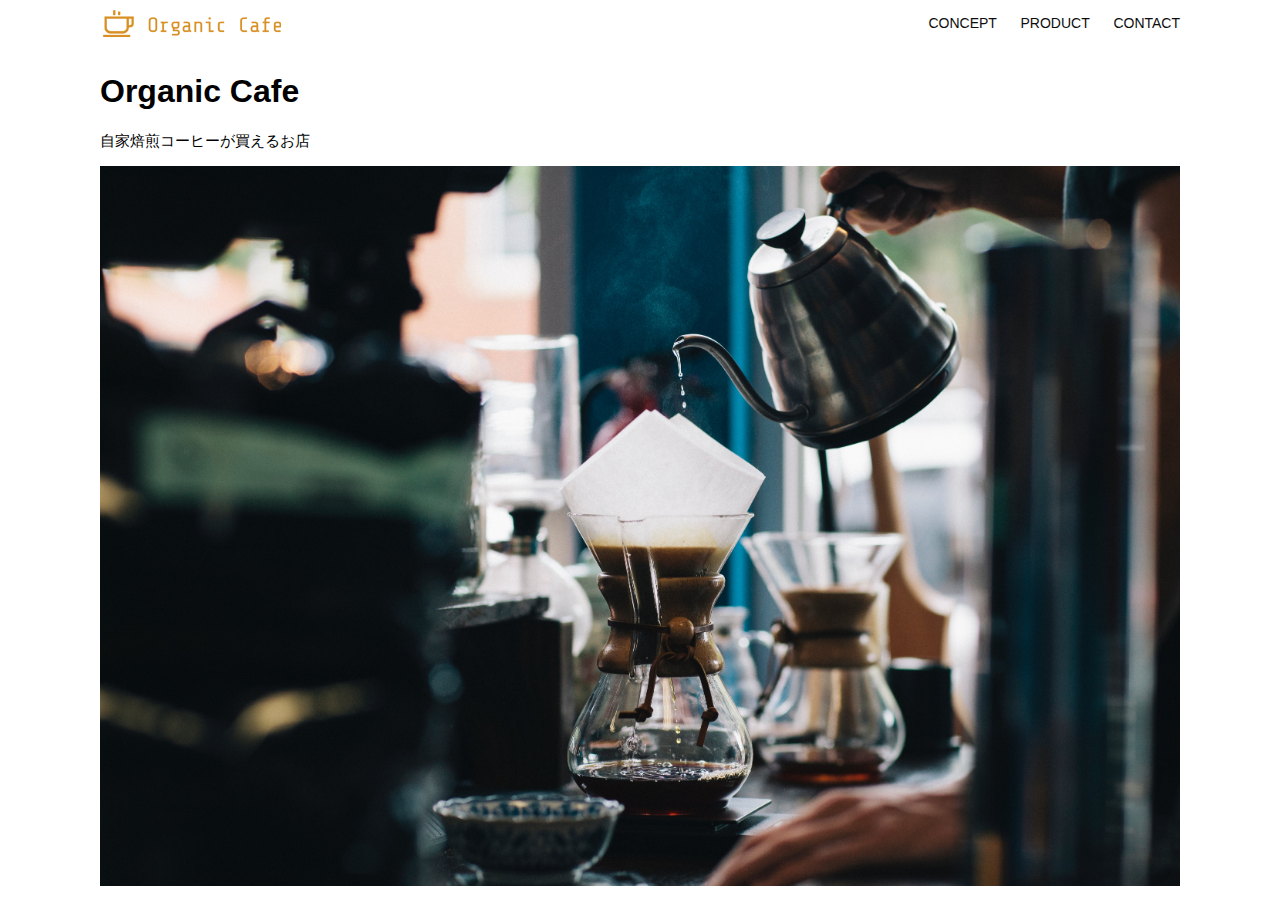
<file: html-css-kadai_13/index.html>
<!DOCTYPE html>
<html>
  <head>
    <title>Organic Cafe</title>
    <meta charset="UTF-8" />
    <meta name="description" content="自家焙煎のコーヒーがお家で楽しめるOrganic Cafe"/>
    <meta name="viewport" content="width=device-width, initial-scale=1.0" />
    <link rel="stylesheet" href="style.css" />
  </head>
  <body>
    <!-- ヘッダー -->
    <header>
      <!-- ロゴ -->
      <a href="index.html" id="logo"><img src="images/logo.png" alt="トップページに戻る"/></a>

      <!-- PC用ナビゲーション -->
      <nav id="nav-pc">
        <a href="index.html#concept">CONCEPT</a>
        <a href="index.html#product">PRODUCT</a>
        <a href="index.html#contact">CONTACT</a>
      </nav>
      <!-- スマホ用メニューボタン -->
      <img id="menu-sp" src="images/button-menu.png" alt="ナビゲーションを開く" onclick="document.getElementById('nav-sp').style.display = 'block'">

      <!-- スマホ用ナビゲーション -->
      <nav id="nav-sp">
        <img id="close" src="images/button-close.png" alt="ナビゲーションを閉じる" onclick="document.getElementById('nav-sp').style.display = 'none'">
        <a id="logo-sp" href="index.html" onclick="document.getElementById('nav-sp').style.display = 'none'"><img src="images/logo-sp.png" alt="トップページに戻る"></a>
        <a class="menu" href="=index.html#concept" onclick="document.getElementById('nav-sp').style.display = 'none'">CONCEPT</a>
        <a class="menu" href="=index.html#product" onclick="document.getElementById('nav-sp').style.display = 'none'">PRODUCT</a>
        <a class="menu" href="=index.html#contact" onclick="document.getElementById('nav-sp').style.display = 'none'">CONTACT</a>
        </nav>
    </header>

    <main>
      <article>
        <!-- メインビジュアル -->
        <section id="main-visual">
          <div id="main-message">
            <h1>Organic Cafe</h1>
            <p>自家焙煎コーヒーが買えるお店</p>
          </div>
          <img src="images/main-image.jpg" alt="コーヒーをハンドドリップで淹れる画像"/>
        </section>
      </article>
    </main>
  </body>
</html>
</file>
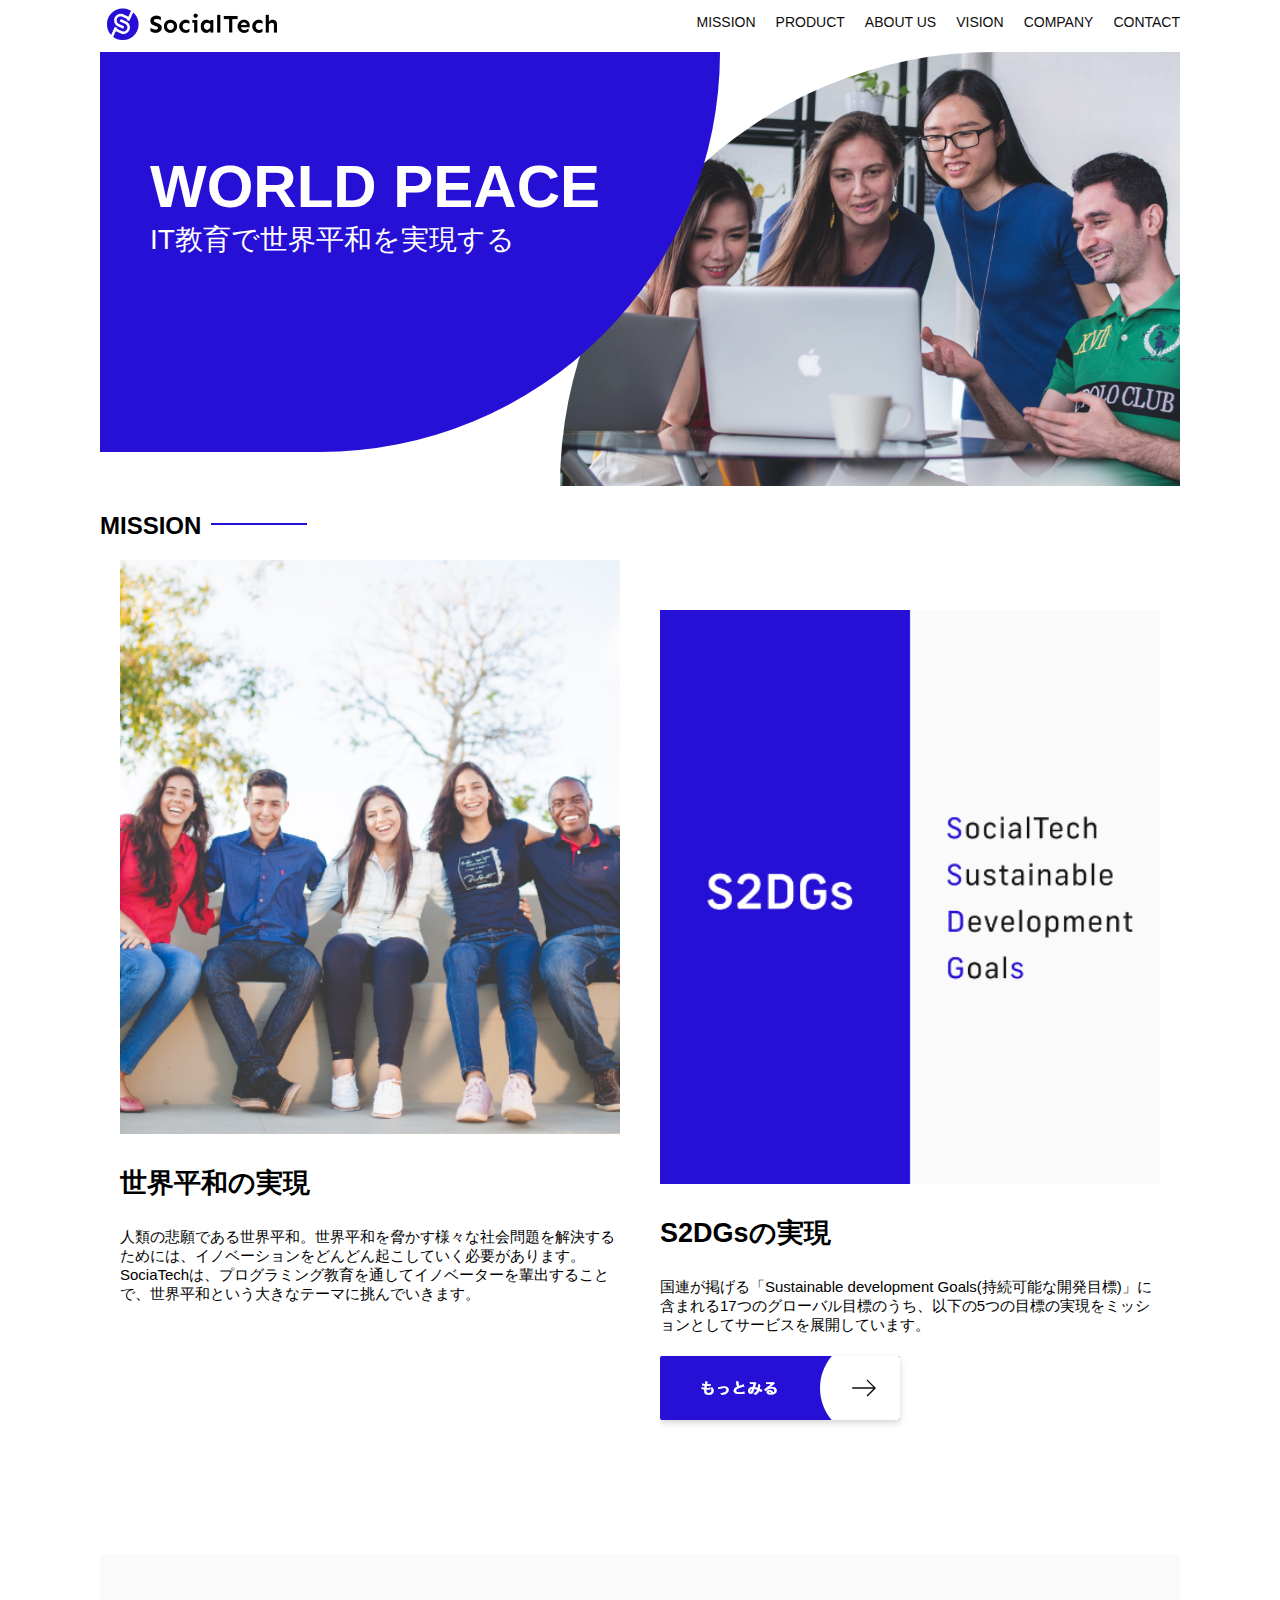
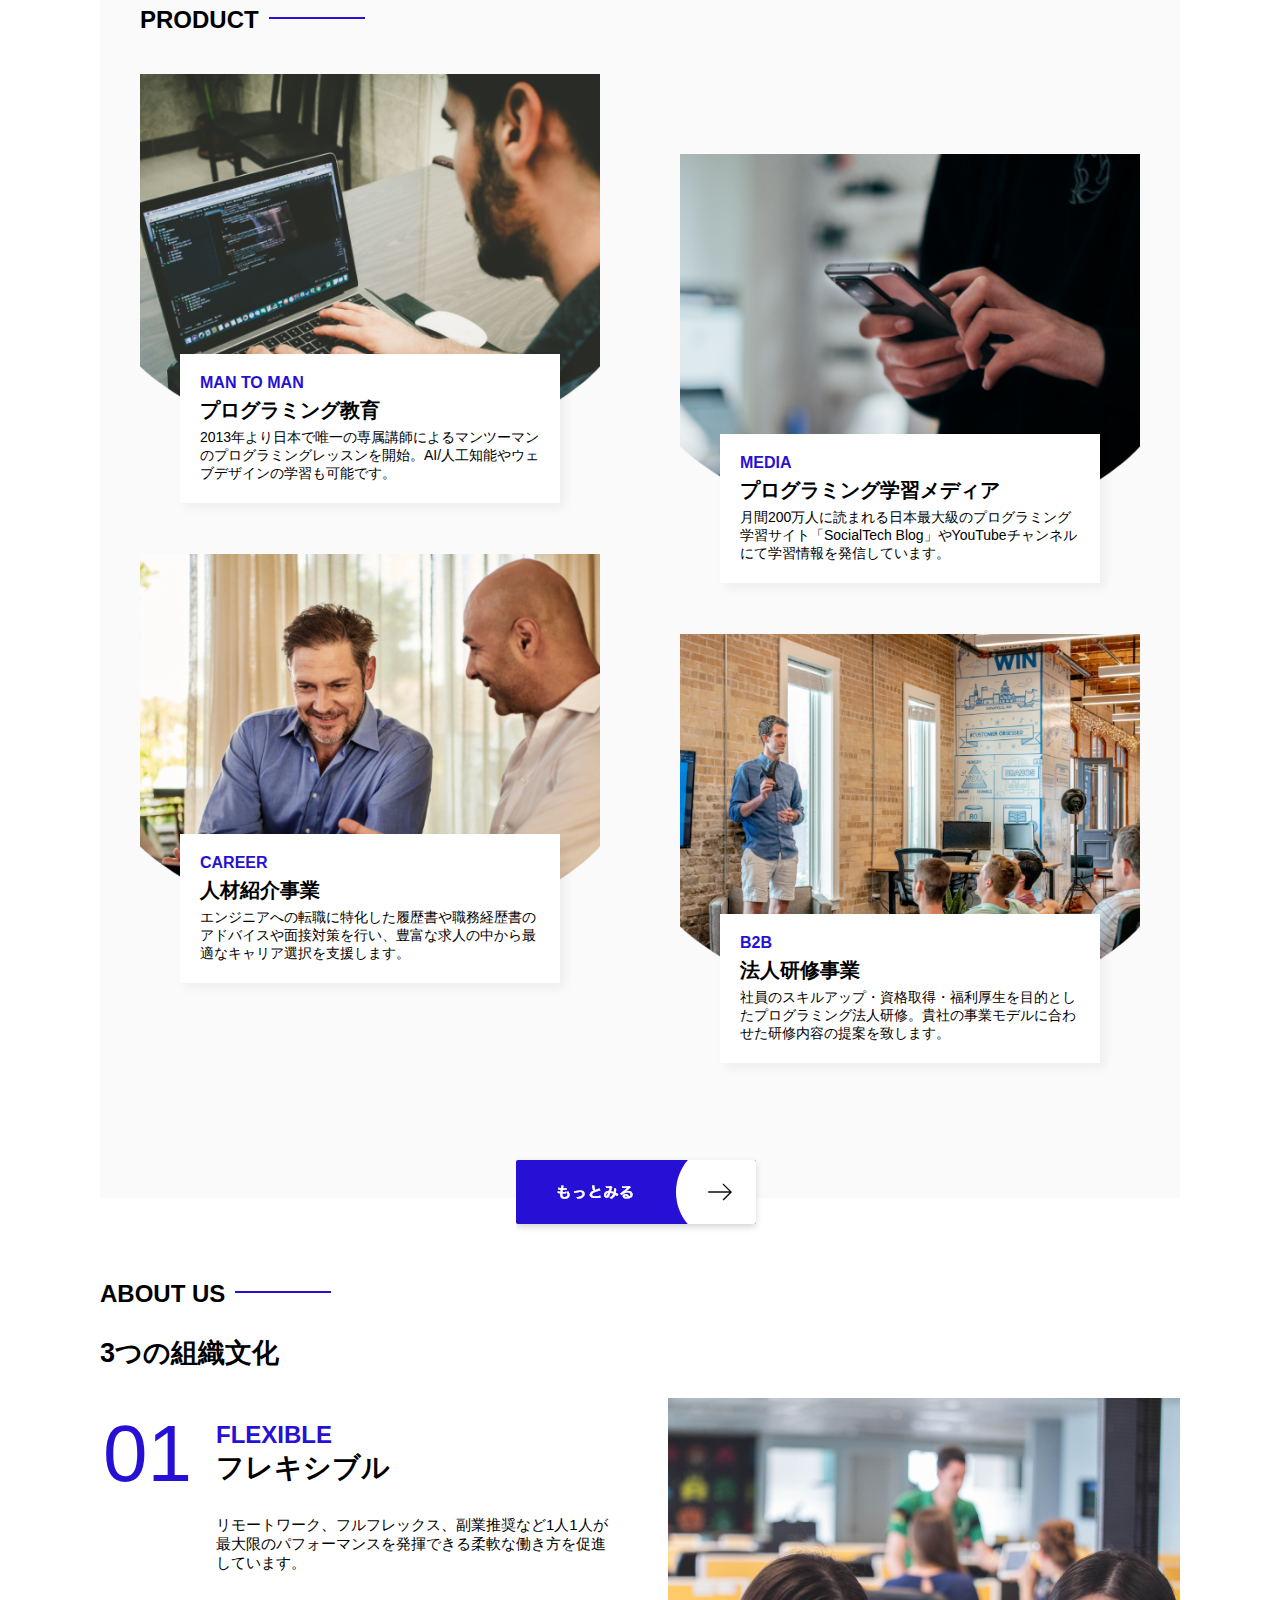
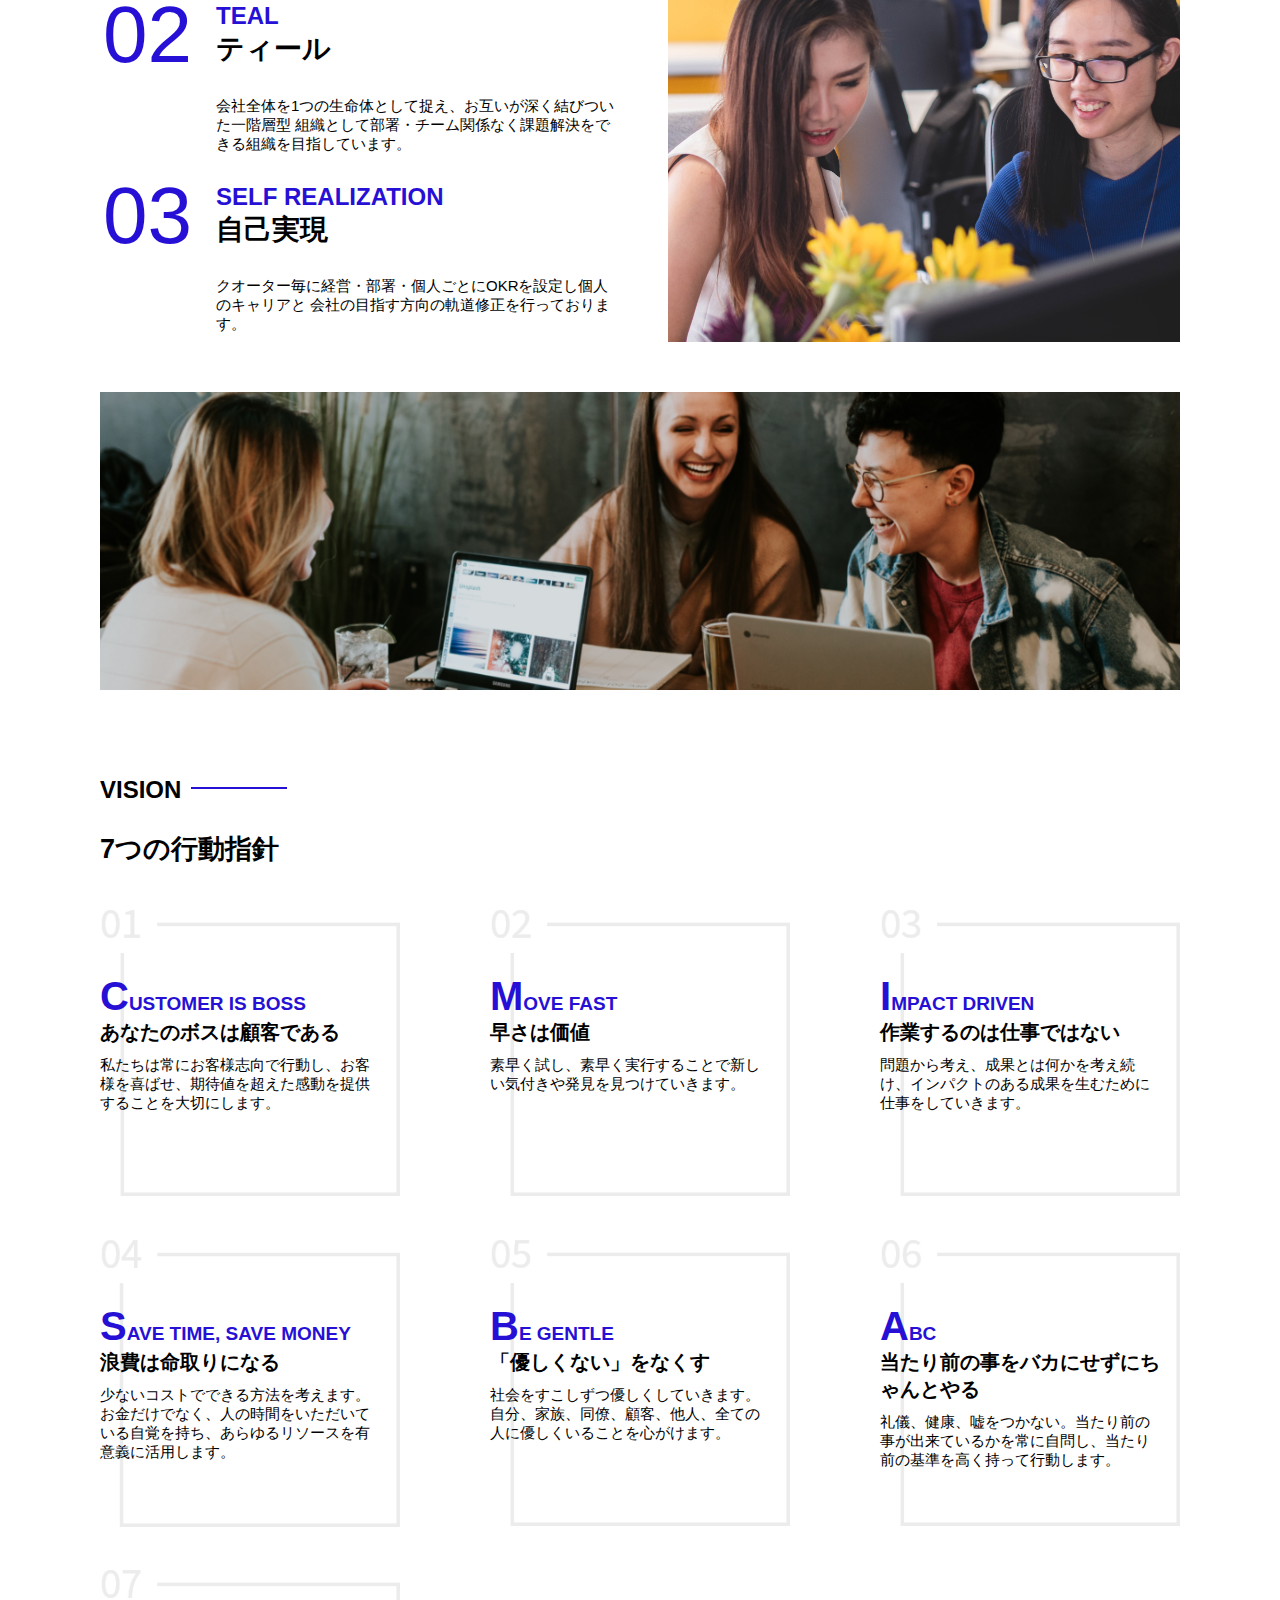
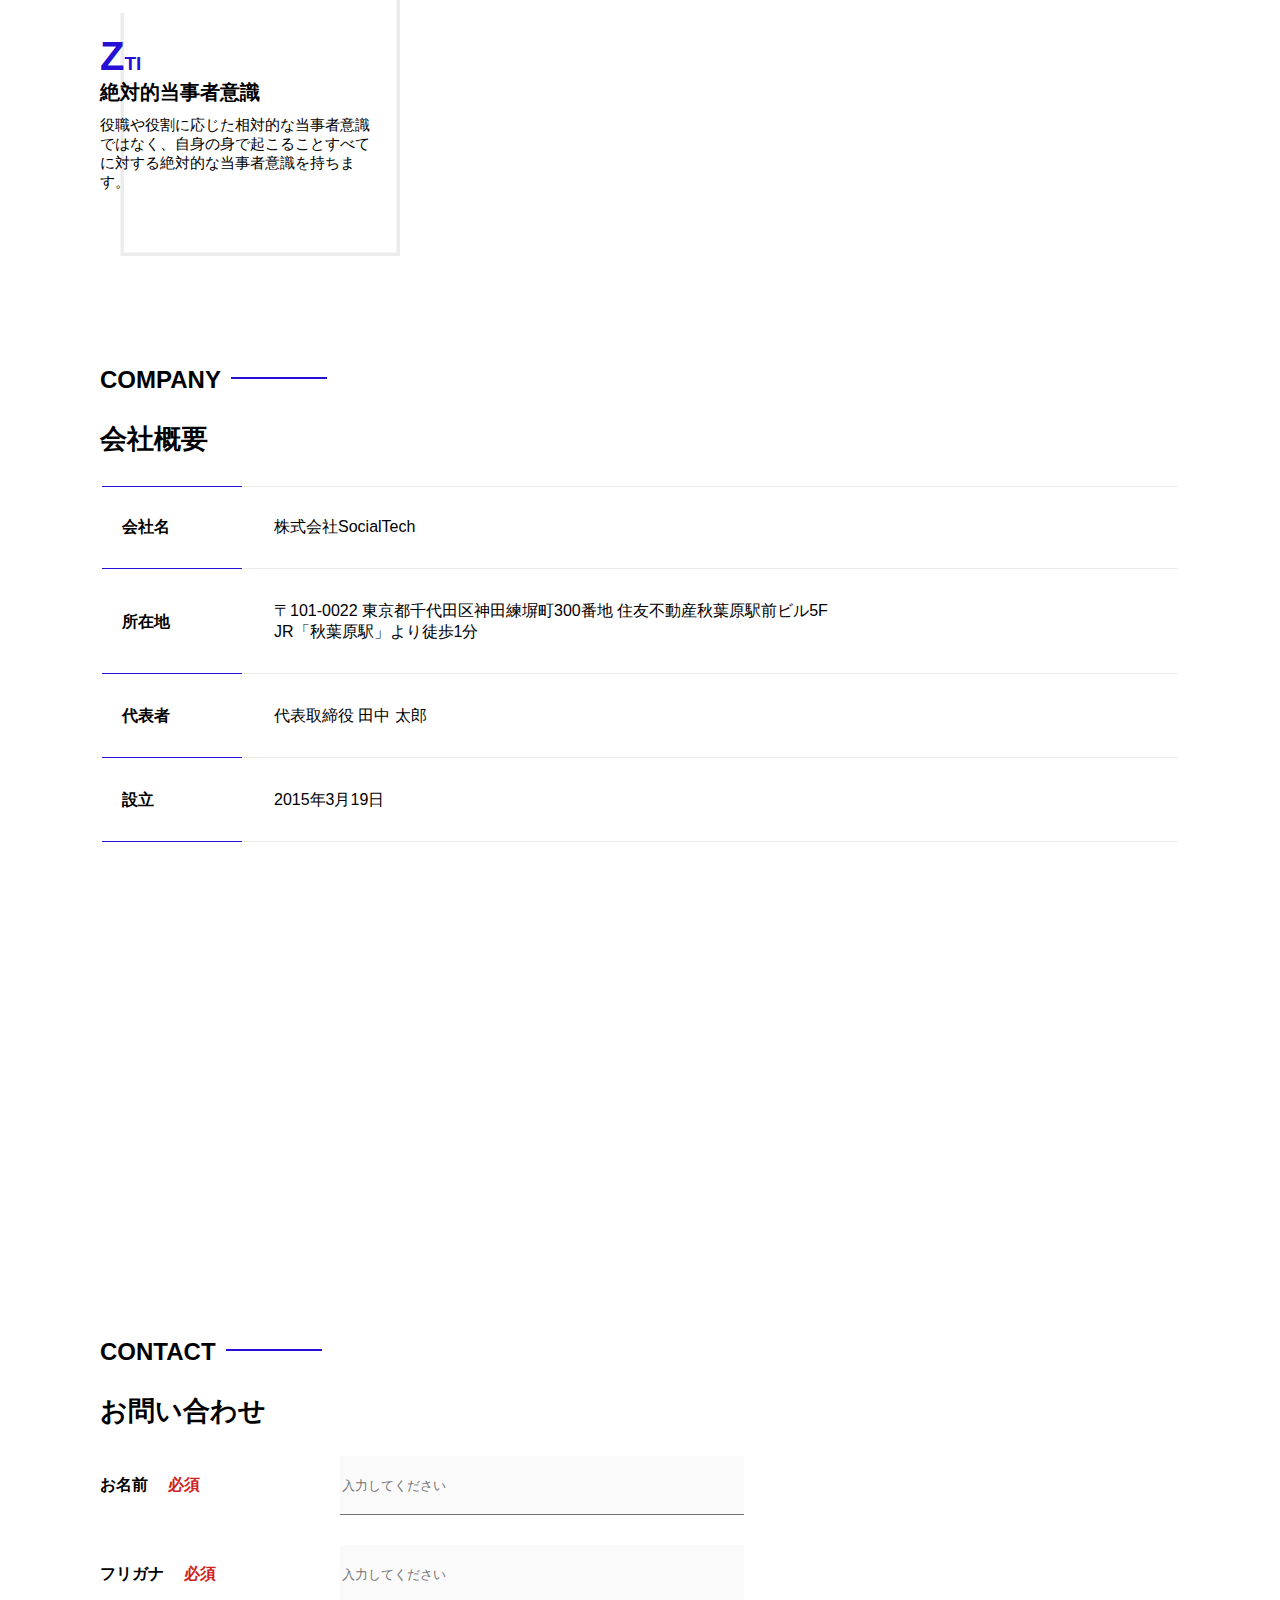
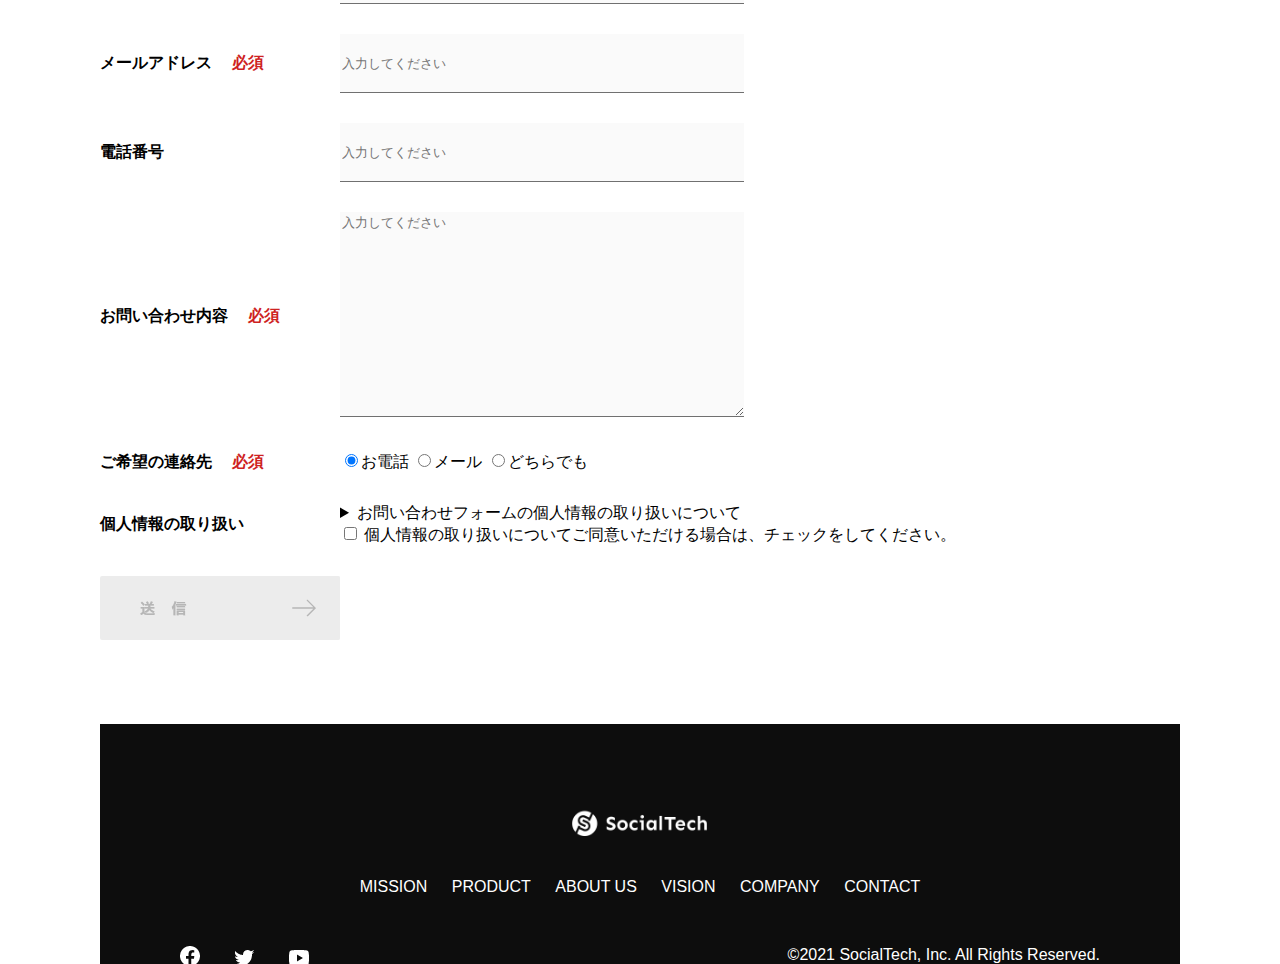
<file: socialtech/index.html>
<!DOCTYPE html>
<html>
    <head>
        <title>SocialTech</title>
        <meta charset="UTF-8">
        <meta name="description" content="SocialTechはEdTech業界のリーディングカンパニーを目指します。">
        <meta name="viewport" content="width=device-width, initial-scale=1.0">
        <link rel="stylesheet" href="style.css">
    </head>
    <body>
        <!-- ヘッダー -->
         <header>
            <a href="index.html" id="logo">
                <img src="images/logo.png" alt="トップページに戻る">
            </a>

            <!-- PC用ナビゲーション -->
             <nav id="nav-pc">
                <ul>
                    <li><a href="mission.html">MISSION</a></li>
                    <li><a href="product.html">PRODUCT</a></li>
                    <li><a href="index.html#aboutus">ABOUT US</a></li>
                    <li><a href="index.html#vision">VISION</a></li>
                    <li><a href="index.html#company">COMPANY</a></li>
                    <li><a href="index.html#contact">CONTACT</a></li>
                </ul>
             </nav>
             <!-- スマホ用メニューボタン -->
         <img id="menu-sp" src="images/button-menu.png" alt="ナビゲーションを開く" onclick="document.getElementById('nav-sp').style.display = 'block'">

         <!-- スマホ用ナビゲーション -->
          <nav id="nav-sp">
            <img id="close" src="images/button-close.png" alt="ナビゲーションを閉じる" onclick="document.getElementById('nav-sp').style.display = 'none'">
            <a id="logo-sp" href="index.html" onclick="document.getElementById('nav-sp').style.display = 'none'"><img src="images/logo-sp.png" alt="トップページに戻る"></a>
            <a class="menu" href="=mission.html" onclick="document.getElementById('nav-sp').style.display = 'none'">MISSION</a>
            <a class="menu" href="product.html" onclick="document.getElementById('nav-sp').style.display = 'none'">PRODUCT</a>
            <a class="menu" href="index.html#aboutus" onclick="document.getElementById('nav-sp').style.display = 'none'">ABOUT US</a>
            <a class="menu" href="index.html#vision"
            onclick="document.getElementById('nav-sp').style.display = 'none'">VISION</a>
            <a class="menu" href="index.html#company"
            onclick="document.getElementById('nav-sp').style.display = 'none'">COMPANY</a>
            <a class="menu" href="index.html#contact"
            onclick="document.getElementById('nav-sp').style.display = 'none'">CONTACT</a>
            <div id="sns">
              <a href="https://www.facebook.com/sejuku2013"><img src="images/button-facebook.png" alt="Facebookのリンク"></a>
              <a href="https://twitter.com/samuraijuku"><img src="images/button-twitter.png" alt="Twitterのリンク"></a>
              <a href="https://www.youtube.com/channel/UCCFOQO5aDK0xXam4cUQXT8g"><img src="images/button-youtube.png" alt="YouTubeのリンク"></a>
            </div>
          </nav>
         </header>
         <main>
            <article>
                <!-- メインビジュアル -->
                 <section id="main-visual">
                    <div id="main-message">
                        <h1>WORLD PEACE</h1>
                        <p>IT教育で世界平和を実現する</p>
                    </div>
                    <img src="images/index/index-main.png" alt="PCに集まる多国籍の仲間たち">
                 </section>
                 <!--ミッション-->
                 <secition id="mission">
                    <h2 class="index-h2">MISSION</h2>
                    <div id="mission-flex">
                        <div>
                            <img id="mission-photo" src="images/index/index-mission.png" alt="屋外のベンチで写真を撮影する多国籍の仲間たち">
                            <h3>世界平和の実現</h3>
                            <p>
                                人類の悲願である世界平和。世界平和を脅かす様々な社会問題を解決するためには、イノベーションをどんどん起こしていく必要があります。SociaTechは、プログラミング教育を通してイノベーターを輩出することで、世界平和という大きなテーマに挑んでいきます。
                            </p>
                        </div>
                        <div>
                            <img id="s2dgs" src="images/index/s2dgs.png" alt="S2DGs">
                            <h3>S2DGsの実現</h3>
                            <p>国連が掲げる「Sustainable development Goals(持続可能な開発目標)」に含まれる17つのグローバル目標のうち、以下の5つの目標の実現をミッションとしてサービスを展開しています。</p>
                            <a href="mission.html">
                                <img src="images/button-more.png" alt="もっとみる">
                            </a>
                        </div>
                    </div>
                 </secition>
                 <!--プロダクト-->
                 <section id="product">
                    <h2 class="index-h2">PRODUCT</h2>
                    <div>
                      <div id="product-left">
                        <div>
                            <img class="product-photo" src="images/index/index-mantoman.png" alt="PCでコードを書く男性">
                            <div class="product-explain">
                              <span>MAN TO MAN</span>
                              <h3>プログラミング教育</h3>
                              <p>2013年より日本で唯一の専属講師によるマンツーマンのプログラミングレッスンを開始。AI/人工知能やウェブデザインの学習も可能です。</p>
                            </div>
                          </div>
                          <div>
                            <img class="product-photo" src="images/index/index-career.png" alt="笑顔で話し合う2人の男性">
                            <div class="product-explain">
                              <span>CAREER</span>
                              <h3>人材紹介事業</h3>
                              <p>エンジニアへの転職に特化した履歴書や職務経歴書のアドバイスや面接対策を行い、豊富な求人の中から最適なキャリア選択を支援します。</p>
                            </div>
                          </div>
                      </div>
                      <div id="product-right">
                        <div>
                            <img class="product-photo" src="images/index/index-media.png" alt="スマートフォンを操作する人">
                            <div class="product-explain">
                              <span>MEDIA</span>
                              <h3>プログラミング学習メディア</h3>
                              <p>月間200万人に読まれる日本最大級のプログラミング学習サイト「SocialTech Blog」やYouTubeチャンネルにて学習情報を発信しています。</p>
                            </div>
                          </div>
                          <div>
                            <img class="product-photo" src="images/index/index-b2b.png" alt="講演中の男性とそれを聴く人々">
                            <div class="product-explain">
                              <span>B2B</span>
                              <h3>法人研修事業</h3>
                              <p>社員のスキルアップ・資格取得・福利厚生を目的としたプログラミング法人研修。貴社の事業モデルに合わせた研修内容の提案を致します。</p>
                            </div>
                          </div>
                        </div>
                      </div>
                      <div>
                        <a id="product-more" href="product.html">
                          <img src="images/button-more.png" alt="もっとみる">
                        </a>
                      </div>
                    </div>
                  </section>
                  <!---ABOUT US-->
       <section id="aboutus">
        <h2 class="index-h2">ABOUT US</h2>
        <h3>3つの組織文化</h3>
        <div>
            <table class="culture-table">
                <tr>
                  <td>
                    <span class="culture-num">01</span>
                  </td>
                  <td>
                    <span class="culture-en">FLEXIBLE</span>
                    <span class="culture-jp">フレキシブル</span>
                  </td>
                </tr>
                <tr>
                  <td>
                    <!--空のセル-->
                  </td>
                  <td>
                    <p class="culture-description">
                      リモートワーク、フルフレックス、副業推奨など1人1人が最大限のパフォーマンスを発揮できる柔軟な働き方を促進しています。
                    </p>
                  </td>
                </tr>
                <tr>
                  <td>
                    <span class="culture-num">02</span>
                  </td>
                  <td>
                    <span class="culture-en">TEAL</span>
                    <span class="culture-jp">ティール</span>
                  </td>
                </tr>
                <tr>
                  <td>
                    <!--空のセル-->
                  </td>
                  <td>
                    <p class="culture-description">
                      会社全体を1つの生命体として捉え、お互いが深く結びついた一階層型
                      組織として部署・チーム関係なく課題解決をできる組織を目指しています。
                    </p>
                  </td>
                </tr>
                <tr>
                  <td>
                    <span class="culture-num">03</span>
                  </td>
                  <td>
                    <span class="culture-en">SELF REALIZATION</span>
                    <span class="culture-jp">自己実現</span>
                  </td>
                </tr>
                <tr>
                  <td>
                    <!--空のセル-->
                  </td>
                  <td>
                    <p class="culture-description">
                      クオーター毎に経営・部署・個人ごとにOKRを設定し個人のキャリアと
                      会社の目指す方向の軌道修正を行っております。
                    </p>
                  </td>
                </tr>
              </table>
              <img class="culture-img" src="images/index/index-aboutus1.png" alt="笑顔で話し合う2人の女性">
        </div>
        <img class="culture-img2" src="images/index/index-aboutus2.png" alt="笑顔で話し合う3人の男女">
      </section>
           <!-- VISION -->
       <section id="vision">
         <h2 class="index-h2">VISION</h2>
         <h3>7つの行動指針</h3>
         <div>
            <div class="vision-box">
                <img src="images/index/vision-01.png" alt="01">
                <span>
                  <h4>CUSTOMER IS BOSS</h4>
                  <h5>あなたのボスは顧客である</h5>
                  <p>私たちは常にお客様志向で行動し、お客様を喜ばせ、期待値を超えた感動を提供することを大切にします。</p>
                </span>
            </div>
            <div class="vision-box">
                <img src="images/index/vision-02.png" alt="02">
                <span>
                  <h4>MOVE FAST</h4>
                  <h5>早さは価値</h5>
                  <p>素早く試し、素早く実行することで新しい気付きや発見を見つけていきます。</p>
                </span>
              </div>
              <div class="vision-box">
                <img src="images/index/vision-03.png" alt="03">
                <span>
                  <h4>IMPACT DRIVEN</h4>
                  <h5>作業するのは仕事ではない</h5>
                  <p>問題から考え、成果とは何かを考え続け、インパクトのある成果を生むために仕事をしていきます。</p>
                </span>
              </div>
              <div class="vision-box">
                <img src="images/index/vision-04.png" alt="04">
                <span>
                  <h4>SAVE TIME, SAVE MONEY</h4>
                  <h5>浪費は命取りになる</h5>
                  <p>少ないコストでできる方法を考えます。お金だけでなく、人の時間をいただいている自覚を持ち、あらゆるリソースを有意義に活用します。</p>
                </span>
              </div>
              <div class="vision-box">
                <img src="images/index/vision-05.png" alt="05">
                <span>
                  <h4>BE GENTLE</h4>
                  <h5>「優しくない」をなくす</h5>
                  <p>社会をすこしずつ優しくしていきます。自分、家族、同僚、顧客、他人、全ての人に優しくいることを心がけます。</p>
                </span>
              </div>
              <div class="vision-box">
                <img src="images/index/vision-06.png" alt="06">
                <span>
                  <h4>ABC</h4>
                  <h5>当たり前の事をバカにせずにちゃんとやる</h5>
                  <p>礼儀、健康、嘘をつかない。当たり前の事が出来ているかを常に自問し、当たり前の基準を高く持って行動します。</p>
                </span>
              </div>
              <div class="vision-box">
                <img src="images/index/vision-07.png" alt="07">
                <span>
                  <h4>ZTI</h4>
                  <h5>絶対的当事者意識</h5>
                  <p>役職や役割に応じた相対的な当事者意識ではなく、自身の身で起こることすべてに対する絶対的な当事者意識を持ちます。</p>
                </span>
              </div>
         </div>
       </section>
       <!-- COMPANY -->
        <section id="company">
          <h2 class="index-h2">COMPANY</h2>
          <h3>会社概要</h3>
          <table id="company-table">
            <tr>
              <th class="tableheader-first">会社名</th>
              <td class="cell-first">株式会社SocialTech</td>
            </tr>
            <tr>
              <th class="tableheader">所在地</th>
              <td class="cell">〒101-0022 東京都千代田区神田練塀町300番地 住友不動産秋葉原駅前ビル5F<br>JR「秋葉原駅」より徒歩1分</td>
            </tr>
            <tr>
              <th class="tableheader">代表者</th>
              <td class="cell">代表取締役 田中 太郎</td>
            </tr>
            <tr>
              <th class="tableheader">設立</th>
              <td class="cell">2015年3月19日</td>
            </tr>
          </table>
          <iframe src="https://www.google.com/maps/embed?pb=!1m18!1m12!1m3!1d3240.068855138329!2d139.77207231173432!3d35.69992317246683!2m3!1f0!2f0!3f0!3m2!1i1024!2i768!4f13.1!3m3!1m2!1s0x60188fee13660e23%3A0x77137876edf742ac!2z5L2P5Y-L5LiN5YuV55Sj56eL6JGJ5Y6f6aeF5YmN44OT44Or!5e0!3m2!1sja!2sjp!4v1721610810995!5m2!1sja!2sjp" width="600" height="450" style="border:0;" allowfullscreen="" loading="lazy" referrerpolicy="no-referrer-when-downgrade"></iframe>
        </section>
        <!-- お問い合わせフォーム -->
         <section id="contact">
          <h2 class="index-h2">CONTACT</h2>
          <h3>お問い合わせ</h3>
          <form>
            <div>
              <div class="contact-heading">
                <label class="contact-label">お名前<span class="contact-span">必須</span></label>
              </div>
              <div>
                <input type="text" name="name" placeholder="入力してください" class="contact-textbox">
              </div>
            </div>
            <div>
              <div class="contact-heading">
                <label class="contact-label">フリガナ<span class="contact-span">必須</span></label>
              </div>
              <div>
                <input type="text" name="hurigana" placeholder="入力してください" class="contact-textbox">
              </div>
            </div>
            <div>
              <div class="contact-heading">
                <label class="contact-label">メールアドレス<span class="contact-span">必須</span></label>
              </div>
              <div>
                <input type="text" name="email" placeholder="入力してください" class="contact-textbox">
              </div>
            </div>
            <div>
              <div class="contact-heading">
                <label class="contact-label">電話番号</label>
              </div>
              <div>
                <input type="text" name="tel" placeholder="入力してください" class="contact-textbox">
              </div>
            </div>
            <div>
              <div class="contact-heading">
                <label class="contact-label">お問い合わせ内容<span class="contact-span">必須</span></label>
              </div>
              <div>
                <textarea class="contact-textarea" placeholder="入力してください" name="message"></textarea>
              </div>
            </div>
            <div>
              <div class="contact-heading">
                <label class="contact-label">ご希望の連絡先<span class="contact-span">必須</span></label>
            </div>
              <div>
               <input class="radiobuttom" type="radio" value="tel" name="contact" checked><label>お電話</label>
               <input class="radiobuttom" type="radio" value="mail" name="contact"><label>メール</label>
               <input class="radiobuttom" type="radio" value="both" name="contact"><label>どちらでも</label>
              </div>
            </div>
            <div>
              <div class="contact-heading">
                <label class="contact-label">個人情報の取り扱い</label>
              </div>
              <div>
                <details>
                  <summary>お問い合わせフォームの個人情報の取り扱いについて</summary>
                  <div>
                    <span>1.組織の名称又は氏名</span><br>
                    株式会社SocialTech<br><br>
                    <span>2.個人情報保護管理者(若しくはその代理人)の氏名又は役職、所属及び連絡先
                      鈴木 一郎 コーポレート部</span><br>
                      メールアドレス:samurai@example.com<br>
                      TEL:03-1234-5678<br>
                      <span>3.個人情報の利用目的</span><br>
                      ・本サービス及び本サービスに関連する情報の提供又はそれらに関する連絡のため<br>
                      ・ユーザーの本人確認のため<br>
                      ・当社サービスのご案内のため<br>
                      ・当社の商品等の広告または宣伝(電子メールによるものを含むものとします。)<br><br>
                      <span>4.個人情報の取り扱い業務の委託</span><br>
                      個人情報の取扱業務の全部または一部を外部に業務委託する場合があります。<br>
                      その際、弊社は、個人情報を適切に保護できる管理体制を敷き実行していることを条件として<br>
                      委託先を厳選したうえで、秘密保持契約を委託先と締結し、お客様の個人情報を厳密に管理させます。<br><br>
                      <span>5.個人情報の開示等の請求</span><br>
                      お客様は、弊社に対してご自身の個人情報の開示等(利用目的の通知、開示、内容の訂正・追加・削除、利用の停止又は消去、第三者への提供の停止)に関して、当社問い合わせ窓口に申し出ることができます。<br>
                      その際、弊社はお客様ご本人を確認させていただいたうえで、合理的な期間内に対応いたします。<br><br>
                      なお、個人情報に関する弊社問合わせ先は、次の通りです。<br><br>
                      株式会社SocialTech 個人情報問合せ窓口<br>
                      〒101-0022 東京都千代田区神田練塀町300番地 住友不動産秋葉原駅前ビル5F<br>
                      メールアドレス:samurai@example.com TEL:03-1234-5678<br><br>
                      <span>6.個人情報を提供されることの任意性について</span><br><br>
                      お客様がご自身の個人情報を弊社に提供されるか否かは、お客様のご判断によりますが、もしご提供されない場合には、適切なサービスが提供できない場合がありますので予めご了承ください。
                  </div>
                </details>
                <input type="checkbox" name="agree">
                <span>個人情報の取り扱いについてご同意いただける場合は、チェックをしてください。</span>
              </div>
            </div>
            <input type="image" src="images/button-submit.png" alt="送信する">
          </form>
         </section>
        </article>
        <footer>
          <div id="footer-logo">
            <img src="images/logo-sp.png" alt="SocialTech">
          </div>
          <div id="footer-link">
            <a href="mission.html">MISSION</a>
            <a href="product.html">PRODUCT</a>
            <a href="index.html#aboutus">ABOUT US</a>
            <a href="index.html#vision">VISION</a>
            <a href="index.html#company">COMPANY</a>
            <a href="index.html#contact">CONTACT</a>
          </div>
          <div id="sns-footer">
            <a href="https://www.facebook.com/sejuku2013"><img src="images/button-facebook.png" alt="Facebookのリンク"></a>
            <a href="https://twitter.com/samuraijuku"><img src="images/button-twitter.png" alt="Twitterのリンク"></a>
            <a href="https://www.youtube.com/channel/UCCFOQO5aDK0xXam4cUQXT8g"><img src="images/button-youtube.png" alt="YouTubeのリンク"></a>
            <span id="copyright">&copy;2021 SocialTech, Inc. All Rights Reserved. </span>
          </div>
        </footer>
         </main>
    </body>
</html>
</file>
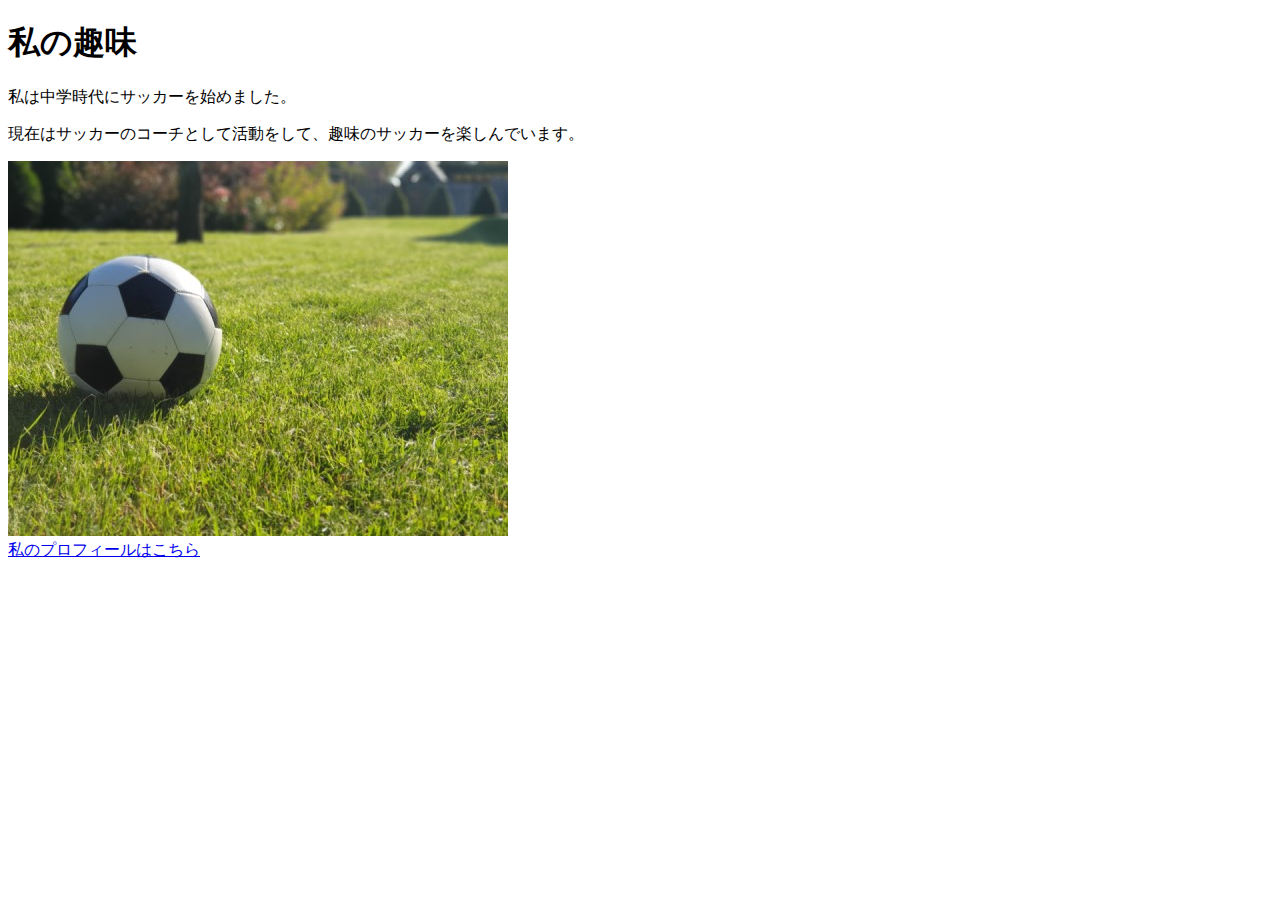
<file: kadai_05/html/index.html>
<!DOCTYPE html>
<html>
    <head>
        <title>5章課題</title>
        <meta name="description" content="このページは5章の課題です。">
         <meta charset="utf-8">
    </head>
    <body>
        <header>
            <h1>私の趣味</h1>
        </header>
        <main>
            <p>私は中学時代にサッカーを始めました。</p>
            <p>現在はサッカーのコーチとして活動をして、趣味のサッカーを楽しんでいます。</p>
        </main>
        <img src="../images/sample.jpg" alt="ロゴ">
        <br>
        <a href="https://twitter.com/samuraijuku">私のプロフィールはこちら</a>
    </body>
</html>
</file>
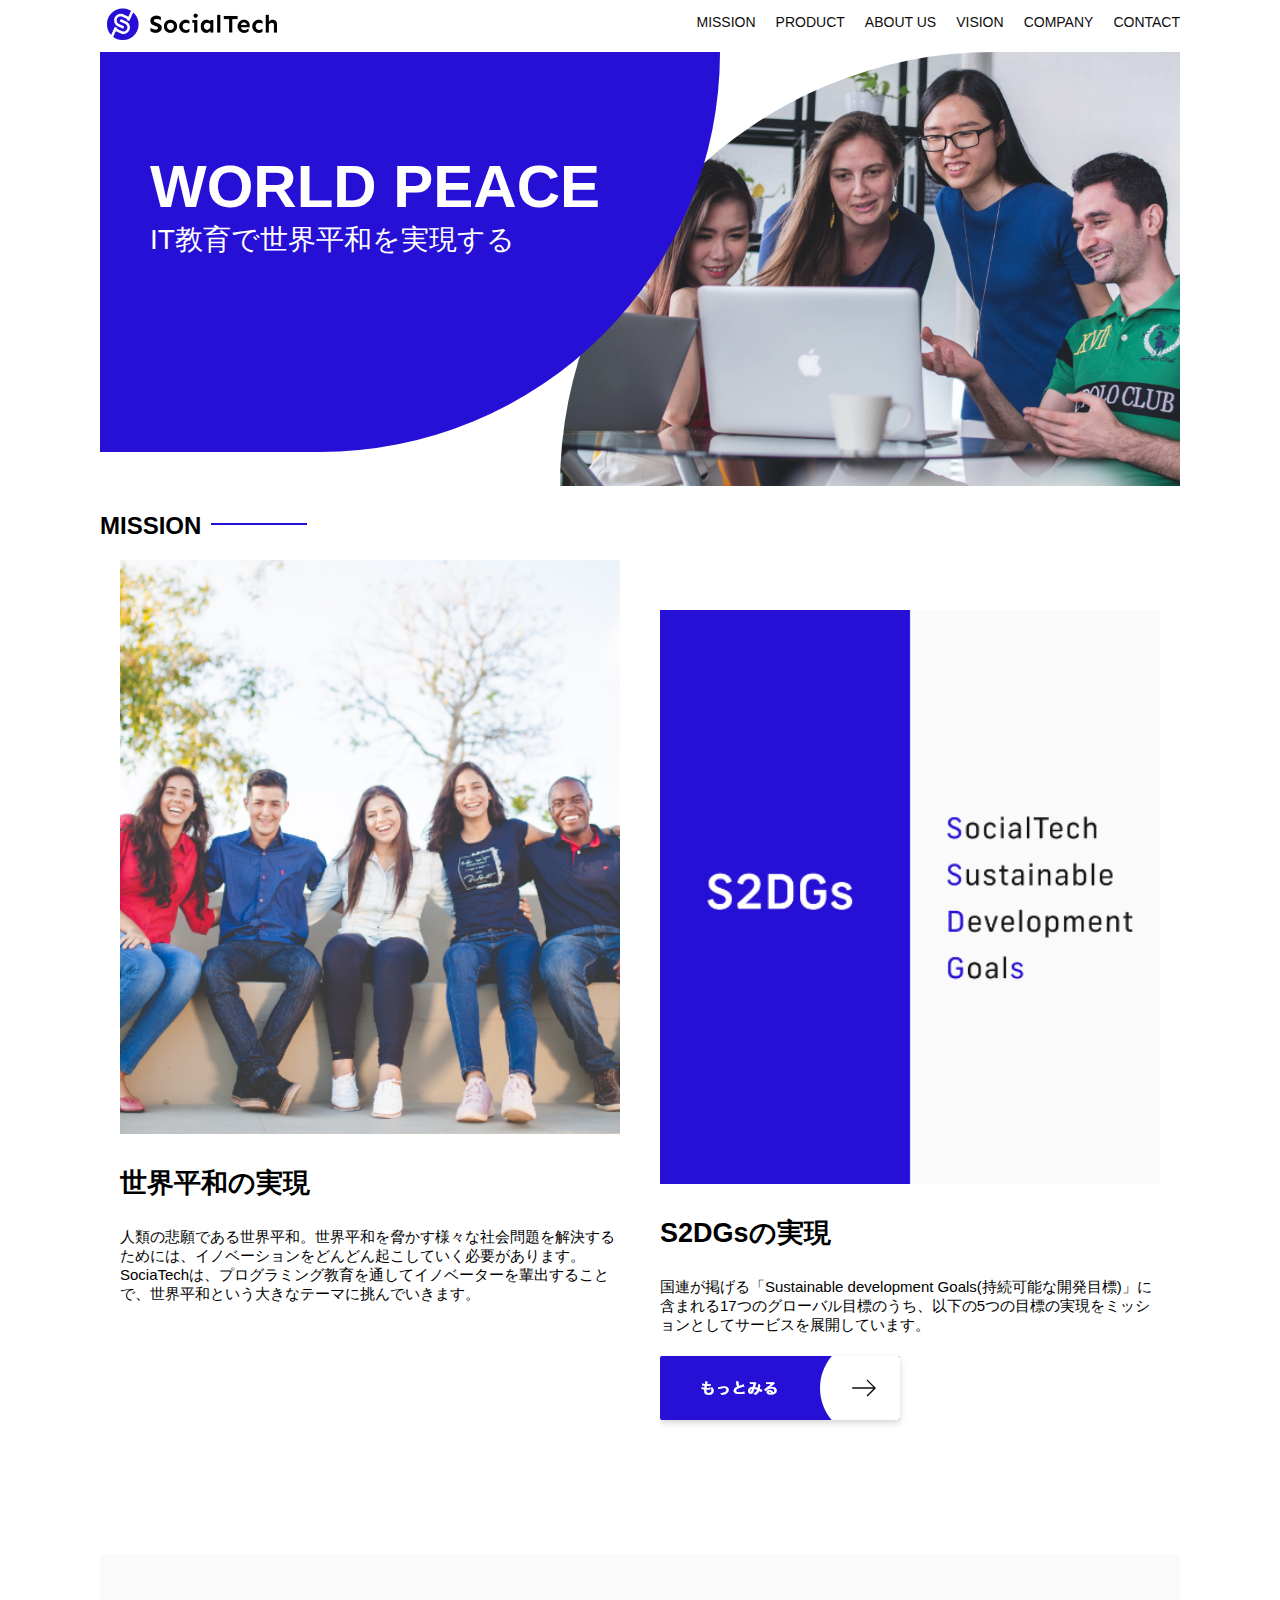
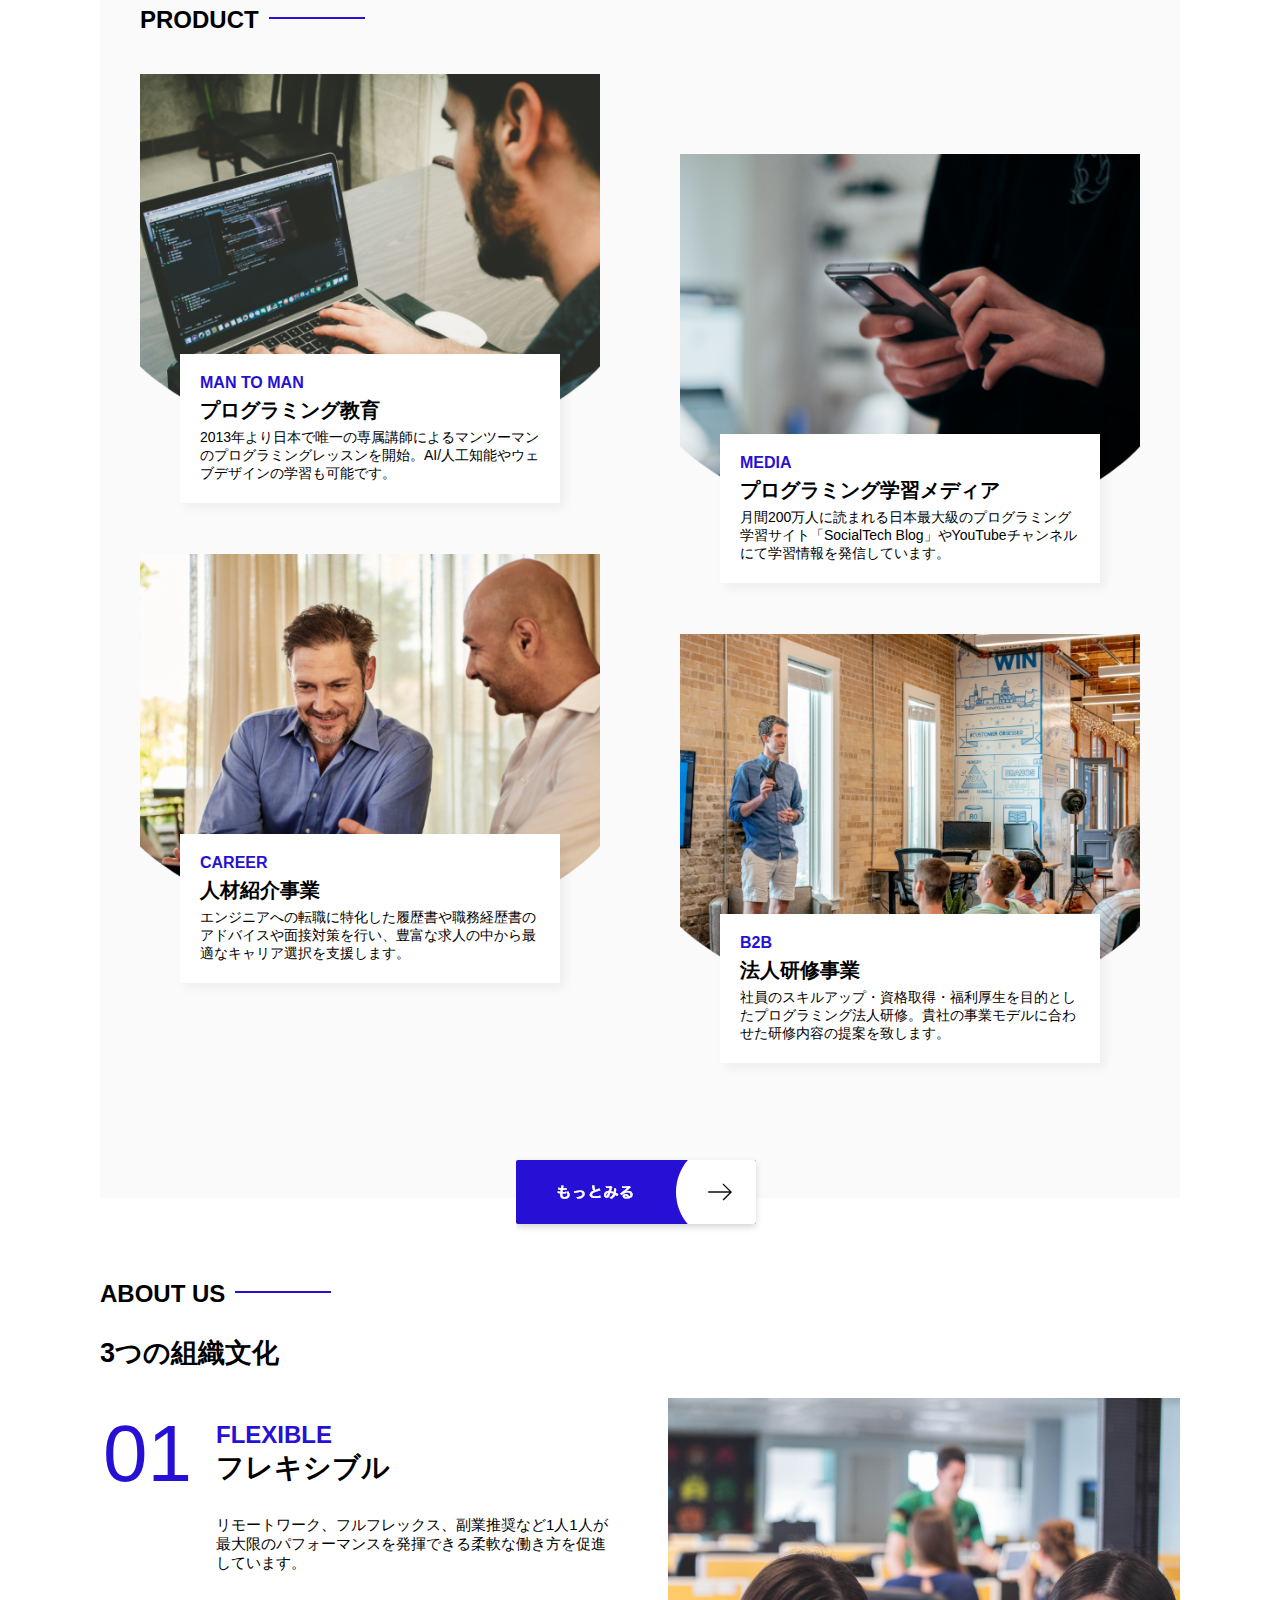
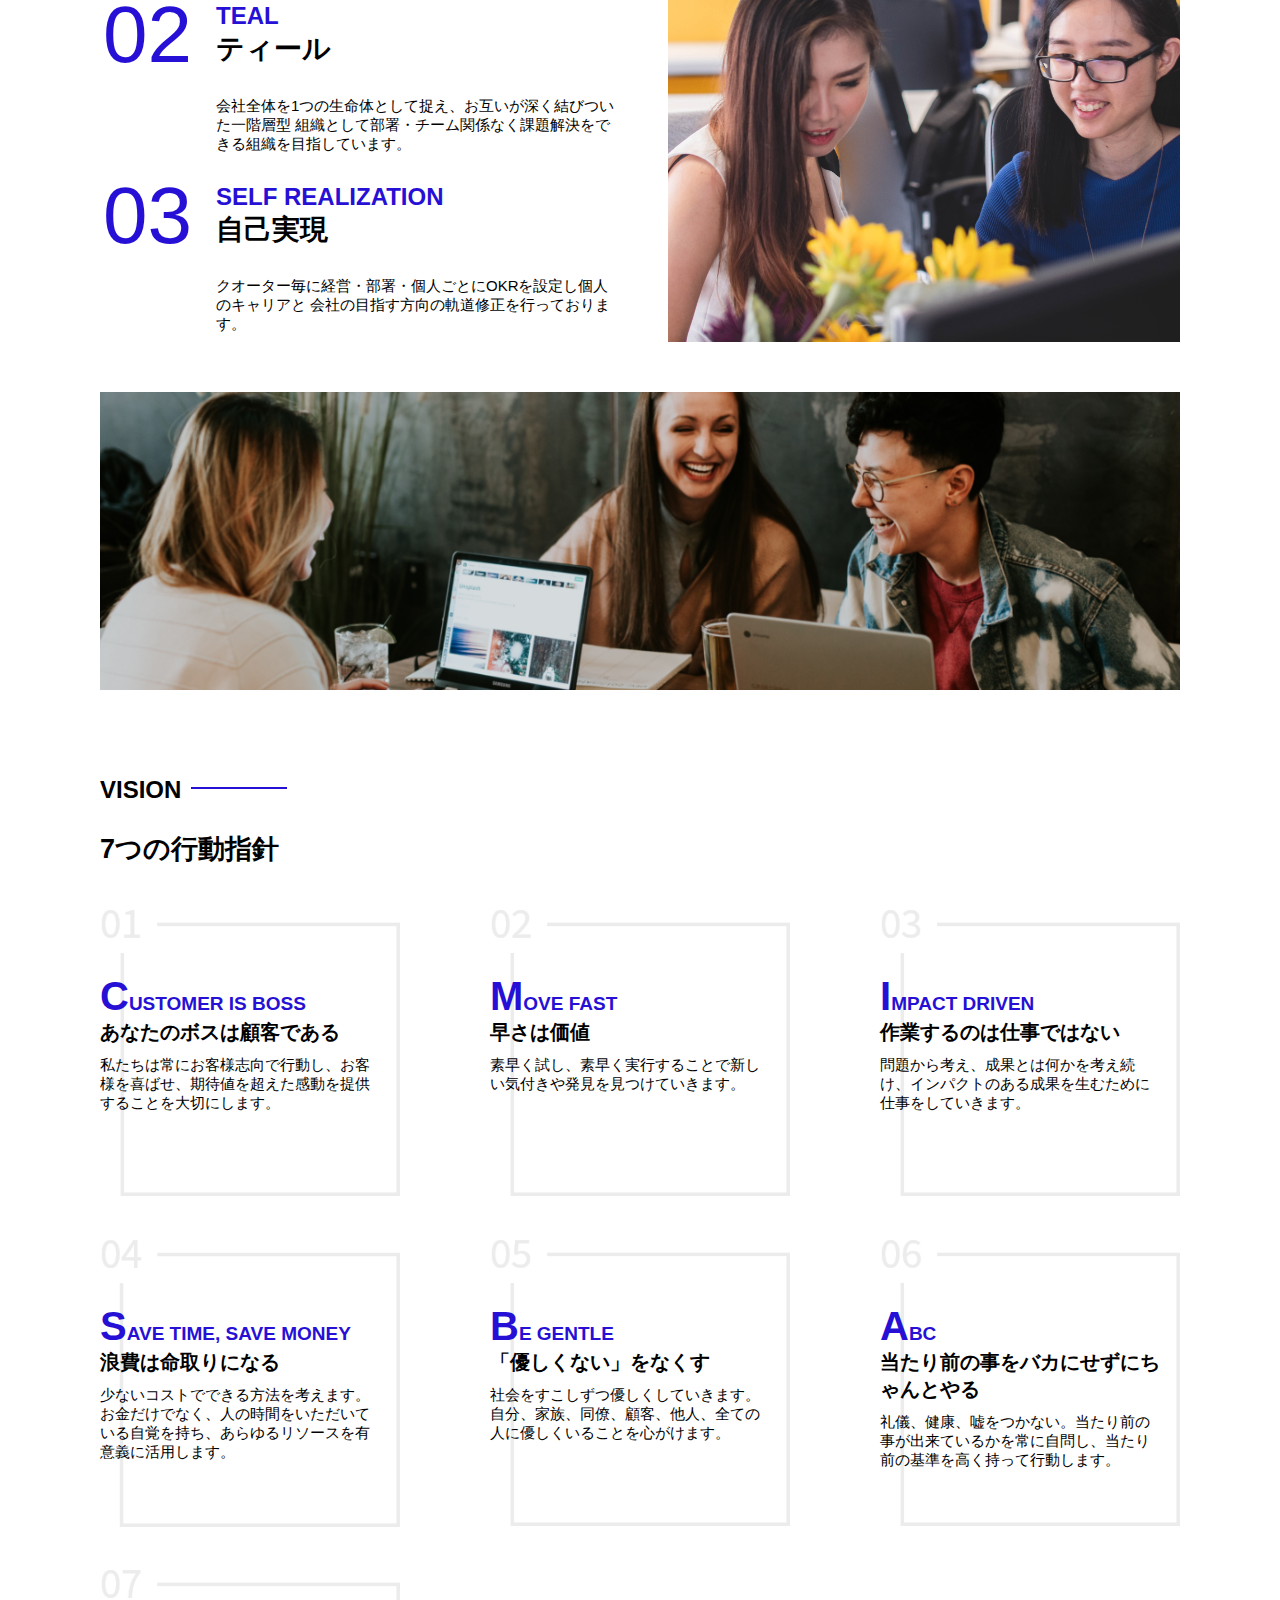
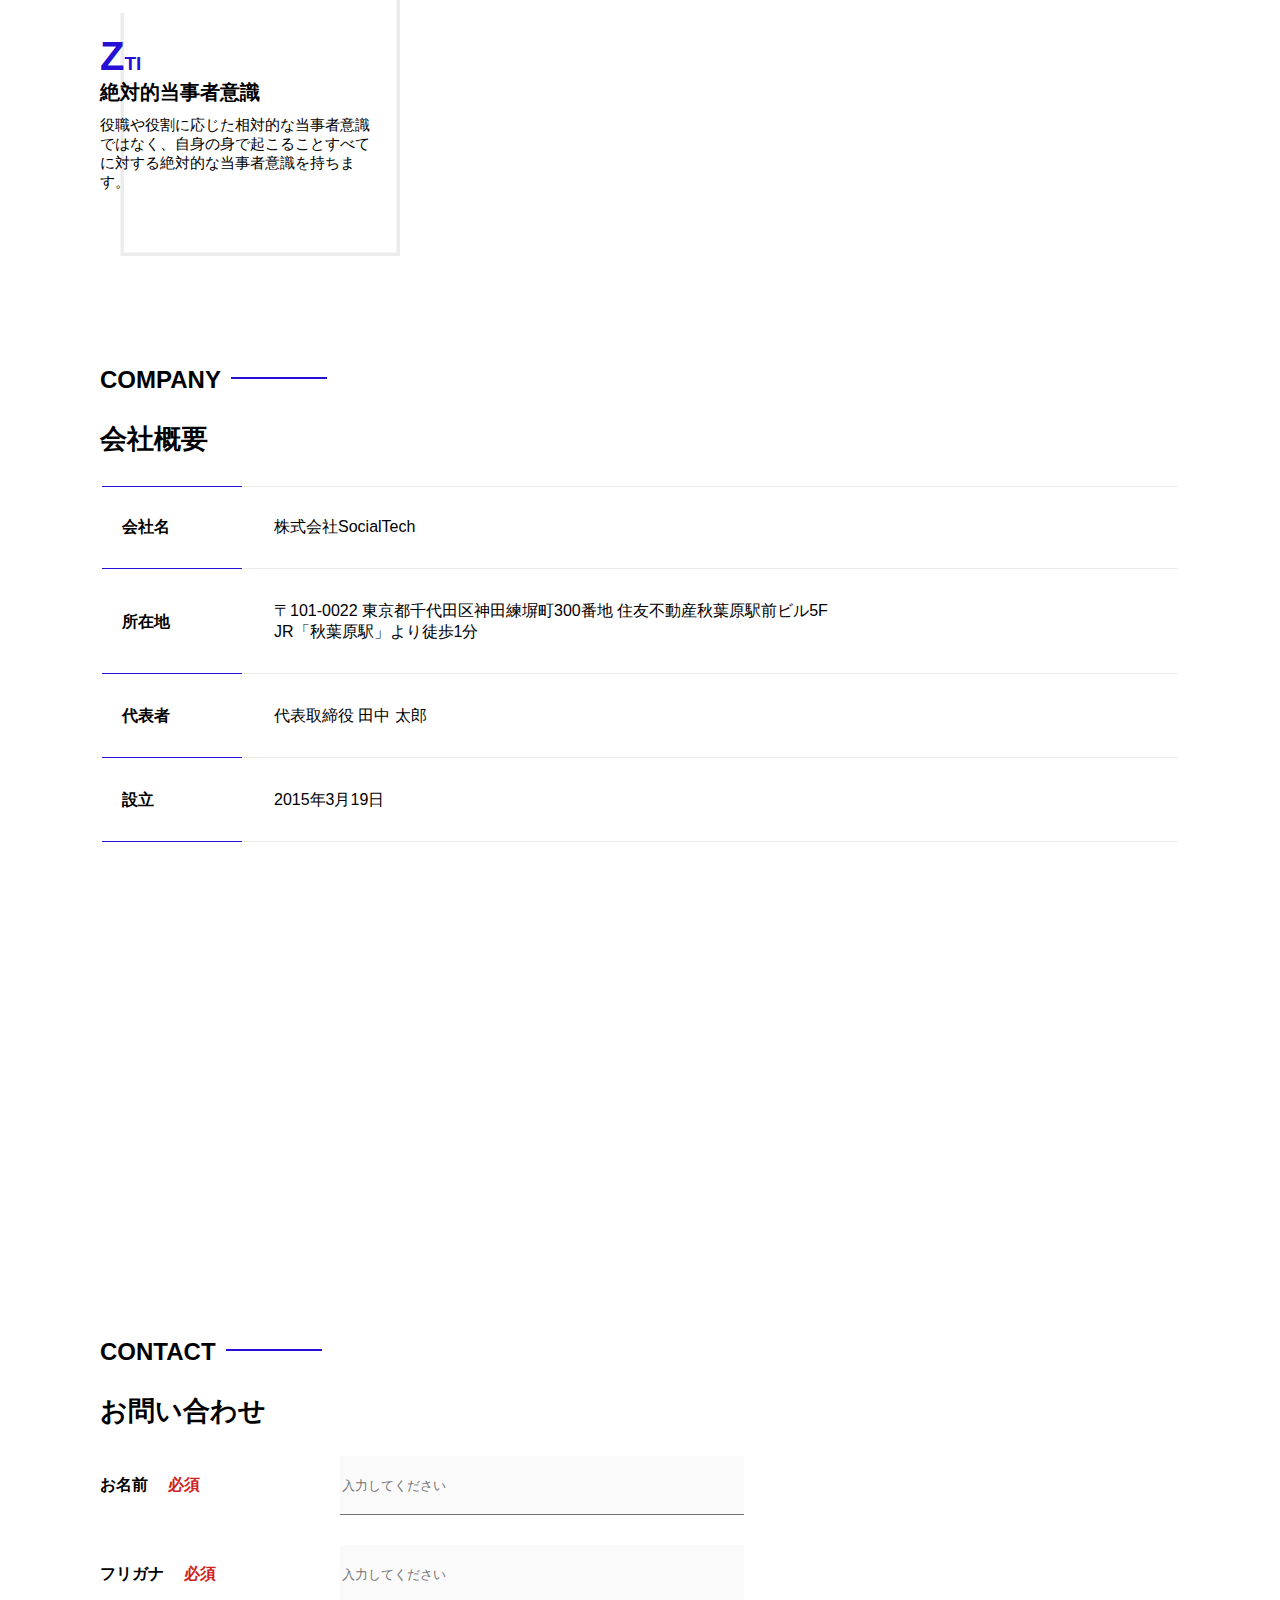
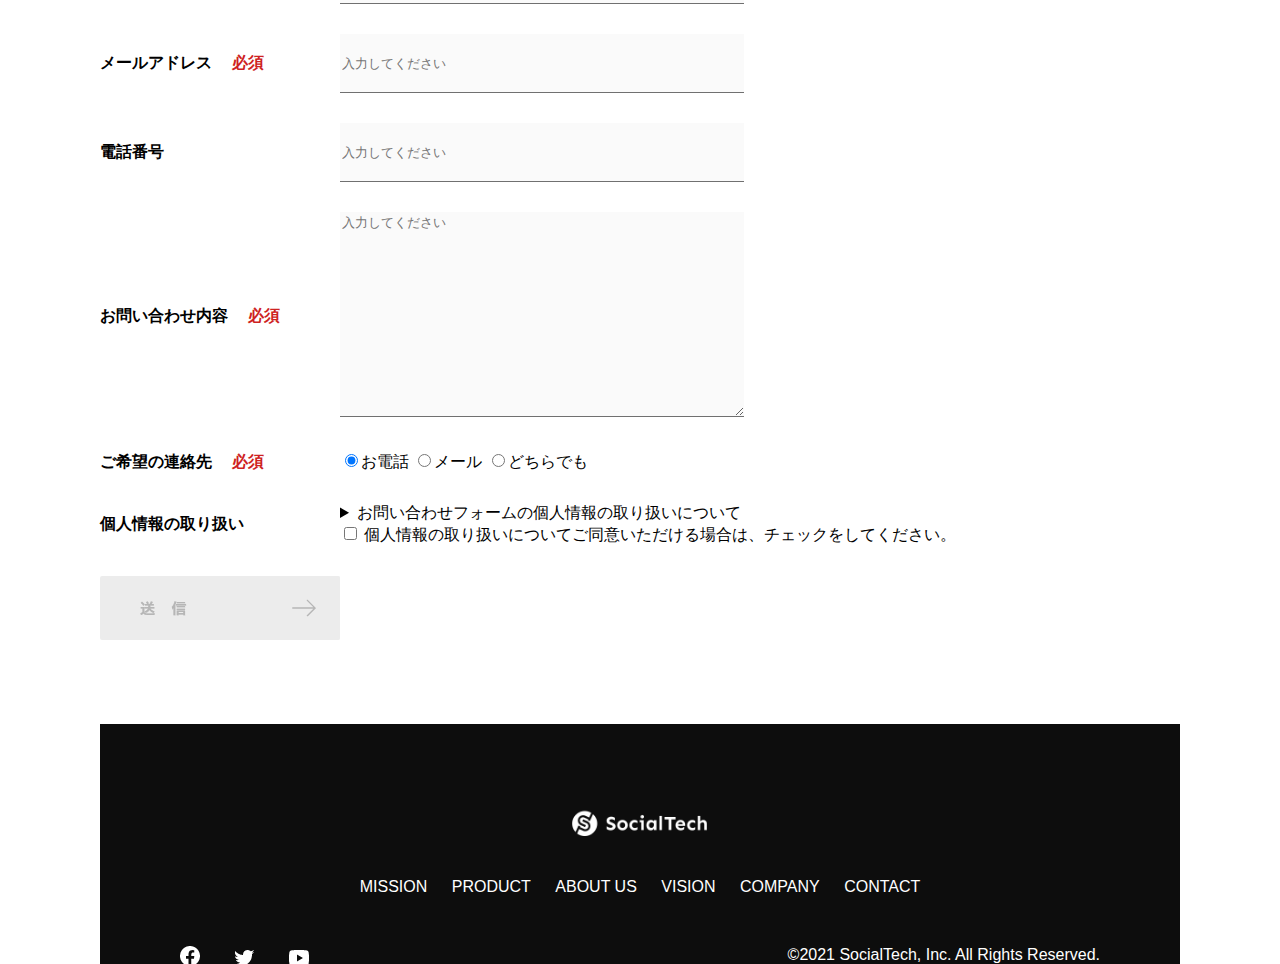
<file: kadai_tutorial_output/socialtech/index.html>
<!DOCTYPE html>
<html>
    <head>
        <title>SocialTech</title>
        <meta charset="UTF-8">
        <meta name="description" content="SocialTechはEdTech業界のリーディングカンパニーを目指します。">
        <meta name="viewport" content="width=device-width, initial-scale=1.0">
        <link rel="stylesheet" href="style.css">
    </head>
    <body>
        <!-- ヘッダー -->
         <header>
            <a href="index.html" id="logo">
                <img src="images/logo.png" alt="トップページに戻る">
            </a>

            <!-- PC用ナビゲーション -->
             <nav id="nav-pc">
                <ul>
                    <li><a href="mission.html">MISSION</a></li>
                    <li><a href="product.html">PRODUCT</a></li>
                    <li><a href="index.html#aboutus">ABOUT US</a></li>
                    <li><a href="index.html#vision">VISION</a></li>
                    <li><a href="index.html#company">COMPANY</a></li>
                    <li><a href="index.html#contact">CONTACT</a></li>
                </ul>
             </nav>
             <!-- スマホ用メニューボタン -->
         <img id="menu-sp" src="images/button-menu.png" alt="ナビゲーションを開く" onclick="document.getElementById('nav-sp').style.display = 'block'">

         <!-- スマホ用ナビゲーション -->
          <nav id="nav-sp">
            <img id="close" src="images/button-close.png" alt="ナビゲーションを閉じる" onclick="document.getElementById('nav-sp').style.display = 'none'">
            <a id="logo-sp" href="index.html" onclick="document.getElementById('nav-sp').style.display = 'none'"><img src="images/logo-sp.png" alt="トップページに戻る"></a>
            <a class="menu" href="mission.html" onclick="document.getElementById('nav-sp').style.display = 'none'">MISSION</a>
            <a class="menu" href="product.html" onclick="document.getElementById('nav-sp').style.display = 'none'">PRODUCT</a>
            <a class="menu" href="index.html#aboutus" onclick="document.getElementById('nav-sp').style.display = 'none'">ABOUT US</a>
            <a class="menu" href="index.html#vision"
            onclick="document.getElementById('nav-sp').style.display = 'none'">VISION</a>
            <a class="menu" href="index.html#company"
            onclick="document.getElementById('nav-sp').style.display = 'none'">COMPANY</a>
            <a class="menu" href="index.html#contact"
            onclick="document.getElementById('nav-sp').style.display = 'none'">CONTACT</a>
            <div id="sns">
              <a href="https://www.facebook.com/sejuku2013"><img src="images/button-facebook.png" alt="Facebookのリンク"></a>
              <a href="https://twitter.com/samuraijuku"><img src="images/button-twitter.png" alt="Twitterのリンク"></a>
              <a href="https://www.youtube.com/channel/UCCFOQO5aDK0xXam4cUQXT8g"><img src="images/button-youtube.png" alt="YouTubeのリンク"></a>
            </div>
          </nav>
         </header>
         <main>
            <article>
                <!-- メインビジュアル -->
                 <section id="main-visual">
                    <div id="main-message">
                        <h1>WORLD PEACE</h1>
                        <p>IT教育で世界平和を実現する</p>
                    </div>
                    <img src="images/index/index-main.png" alt="PCに集まる多国籍の仲間たち">
                 </section>
                 <!--ミッション-->
                 <secition id="mission">
                    <h2 class="index-h2">MISSION</h2>
                    <div id="mission-flex">
                        <div>
                            <img id="mission-photo" src="images/index/index-mission.png" alt="屋外のベンチで写真を撮影する多国籍の仲間たち">
                            <h3>世界平和の実現</h3>
                            <p>
                                人類の悲願である世界平和。世界平和を脅かす様々な社会問題を解決するためには、イノベーションをどんどん起こしていく必要があります。SociaTechは、プログラミング教育を通してイノベーターを輩出することで、世界平和という大きなテーマに挑んでいきます。
                            </p>
                        </div>
                        <div>
                            <img id="s2dgs" src="images/index/s2dgs.png" alt="S2DGs">
                            <h3>S2DGsの実現</h3>
                            <p>国連が掲げる「Sustainable development Goals(持続可能な開発目標)」に含まれる17つのグローバル目標のうち、以下の5つの目標の実現をミッションとしてサービスを展開しています。</p>
                            <a href="mission.html">
                                <img src="images/button-more.png" alt="もっとみる">
                            </a>
                        </div>
                    </div>
                 </secition>
                 <!--プロダクト -->
                 <section id="product">
                    <h2 class="index-h2">PRODUCT</h2>
                    <div>
                      <div id="product-left">
                        <div>
                            <img class="product-photo" src="images/index/index-mantoman.png" alt="PCでコードを書く男性">
                            <div class="product-explain">
                              <span>MAN TO MAN</span>
                              <h3>プログラミング教育</h3>
                              <p>2013年より日本で唯一の専属講師によるマンツーマンのプログラミングレッスンを開始。AI/人工知能やウェブデザインの学習も可能です。</p>
                            </div>
                          </div>
                          <div>
                            <img class="product-photo" src="images/index/index-career.png" alt="笑顔で話し合う2人の男性">
                            <div class="product-explain">
                              <span>CAREER</span>
                              <h3>人材紹介事業</h3>
                              <p>エンジニアへの転職に特化した履歴書や職務経歴書のアドバイスや面接対策を行い、豊富な求人の中から最適なキャリア選択を支援します。</p>
                            </div>
                          </div>
                      </div>
                      <div id="product-right">
                        <div>
                            <img class="product-photo" src="images/index/index-media.png" alt="スマートフォンを操作する人">
                            <div class="product-explain">
                              <span>MEDIA</span>
                              <h3>プログラミング学習メディア</h3>
                              <p>月間200万人に読まれる日本最大級のプログラミング学習サイト「SocialTech Blog」やYouTubeチャンネルにて学習情報を発信しています。</p>
                            </div>
                          </div>
                          <div>
                            <img class="product-photo" src="images/index/index-b2b.png" alt="講演中の男性とそれを聴く人々">
                            <div class="product-explain">
                              <span>B2B</span>
                              <h3>法人研修事業</h3>
                              <p>社員のスキルアップ・資格取得・福利厚生を目的としたプログラミング法人研修。貴社の事業モデルに合わせた研修内容の提案を致します。</p>
                            </div>
                          </div>
                        </div>
                      </div>
                      <div>
                        <a id="product-more" href="product.html">
                          <img src="images/button-more.png" alt="もっとみる">
                        </a>
                      </div>
                    </div>
                  </section>
                  <!---ABOUT US-->
       <section id="aboutus">
        <h2 class="index-h2">ABOUT US</h2>
        <h3>3つの組織文化</h3>
        <div>
            <table class="culture-table">
                <tr>
                  <td>
                    <span class="culture-num">01</span>
                  </td>
                  <td>
                    <span class="culture-en">FLEXIBLE</span>
                    <span class="culture-jp">フレキシブル</span>
                  </td>
                </tr>
                <tr>
                  <td>
                    <!--空のセル-->
                  </td>
                  <td>
                    <p class="culture-description">
                      リモートワーク、フルフレックス、副業推奨など1人1人が最大限のパフォーマンスを発揮できる柔軟な働き方を促進しています。
                    </p>
                  </td>
                </tr>
                <tr>
                  <td>
                    <span class="culture-num">02</span>
                  </td>
                  <td>
                    <span class="culture-en">TEAL</span>
                    <span class="culture-jp">ティール</span>
                  </td>
                </tr>
                <tr>
                  <td>
                    <!--空のセル-->
                  </td>
                  <td>
                    <p class="culture-description">
                      会社全体を1つの生命体として捉え、お互いが深く結びついた一階層型
                      組織として部署・チーム関係なく課題解決をできる組織を目指しています。
                    </p>
                  </td>
                </tr>
                <tr>
                  <td>
                    <span class="culture-num">03</span>
                  </td>
                  <td>
                    <span class="culture-en">SELF REALIZATION</span>
                    <span class="culture-jp">自己実現</span>
                  </td>
                </tr>
                <tr>
                  <td>
                    <!--空のセル-->
                  </td>
                  <td>
                    <p class="culture-description">
                      クオーター毎に経営・部署・個人ごとにOKRを設定し個人のキャリアと
                      会社の目指す方向の軌道修正を行っております。
                    </p>
                  </td>
                </tr>
              </table>
              <img class="culture-img" src="images/index/index-aboutus1.png" alt="笑顔で話し合う2人の女性">
        </div>
        <img class="culture-img2" src="images/index/index-aboutus2.png" alt="笑顔で話し合う3人の男女">
      </section>
           <!-- VISION -->
       <section id="vision">
         <h2 class="index-h2">VISION</h2>
         <h3>7つの行動指針</h3>
         <div>
            <div class="vision-box">
                <img src="images/index/vision-01.png" alt="01">
                <span>
                  <h4>CUSTOMER IS BOSS</h4>
                  <h5>あなたのボスは顧客である</h5>
                  <p>私たちは常にお客様志向で行動し、お客様を喜ばせ、期待値を超えた感動を提供することを大切にします。</p>
                </span>
            </div>
            <div class="vision-box">
                <img src="images/index/vision-02.png" alt="02">
                <span>
                  <h4>MOVE FAST</h4>
                  <h5>早さは価値</h5>
                  <p>素早く試し、素早く実行することで新しい気付きや発見を見つけていきます。</p>
                </span>
              </div>
              <div class="vision-box">
                <img src="images/index/vision-03.png" alt="03">
                <span>
                  <h4>IMPACT DRIVEN</h4>
                  <h5>作業するのは仕事ではない</h5>
                  <p>問題から考え、成果とは何かを考え続け、インパクトのある成果を生むために仕事をしていきます。</p>
                </span>
              </div>
              <div class="vision-box">
                <img src="images/index/vision-04.png" alt="04">
                <span>
                  <h4>SAVE TIME, SAVE MONEY</h4>
                  <h5>浪費は命取りになる</h5>
                  <p>少ないコストでできる方法を考えます。お金だけでなく、人の時間をいただいている自覚を持ち、あらゆるリソースを有意義に活用します。</p>
                </span>
              </div>
              <div class="vision-box">
                <img src="images/index/vision-05.png" alt="05">
                <span>
                  <h4>BE GENTLE</h4>
                  <h5>「優しくない」をなくす</h5>
                  <p>社会をすこしずつ優しくしていきます。自分、家族、同僚、顧客、他人、全ての人に優しくいることを心がけます。</p>
                </span>
              </div>
              <div class="vision-box">
                <img src="images/index/vision-06.png" alt="06">
                <span>
                  <h4>ABC</h4>
                  <h5>当たり前の事をバカにせずにちゃんとやる</h5>
                  <p>礼儀、健康、嘘をつかない。当たり前の事が出来ているかを常に自問し、当たり前の基準を高く持って行動します。</p>
                </span>
              </div>
              <div class="vision-box">
                <img src="images/index/vision-07.png" alt="07">
                <span>
                  <h4>ZTI</h4>
                  <h5>絶対的当事者意識</h5>
                  <p>役職や役割に応じた相対的な当事者意識ではなく、自身の身で起こることすべてに対する絶対的な当事者意識を持ちます。</p>
                </span>
              </div>
         </div>
       </section>
       <!-- COMPANY -->
        <section id="company">
          <h2 class="index-h2">COMPANY</h2>
          <h3>会社概要</h3>
          <table id="company-table">
            <tr>
              <th class="tableheader-first">会社名</th>
              <td class="cell-first">株式会社SocialTech</td>
            </tr>
            <tr>
              <th class="tableheader">所在地</th>
              <td class="cell">〒101-0022 東京都千代田区神田練塀町300番地 住友不動産秋葉原駅前ビル5F<br>JR「秋葉原駅」より徒歩1分</td>
            </tr>
            <tr>
              <th class="tableheader">代表者</th>
              <td class="cell">代表取締役 田中 太郎</td>
            </tr>
            <tr>
              <th class="tableheader">設立</th>
              <td class="cell">2015年3月19日</td>
            </tr>
          </table>
          <iframe src="https://www.google.com/maps/embed?pb=!1m18!1m12!1m3!1d3240.068855138329!2d139.77207231173432!3d35.69992317246683!2m3!1f0!2f0!3f0!3m2!1i1024!2i768!4f13.1!3m3!1m2!1s0x60188fee13660e23%3A0x77137876edf742ac!2z5L2P5Y-L5LiN5YuV55Sj56eL6JGJ5Y6f6aeF5YmN44OT44Or!5e0!3m2!1sja!2sjp!4v1721610810995!5m2!1sja!2sjp" width="600" height="450" style="border:0;" allowfullscreen="" loading="lazy" referrerpolicy="no-referrer-when-downgrade"></iframe>
        </section>
        <!-- お問い合わせフォーム -->
         <section id="contact">
          <h2 class="index-h2">CONTACT</h2>
          <h3>お問い合わせ</h3>
          <form>
            <div>
              <div class="contact-heading">
                <label class="contact-label">お名前<span class="contact-span">必須</span></label>
              </div>
              <div>
                <input type="text" name="name" placeholder="入力してください" class="contact-textbox">
              </div>
            </div>
            <div>
              <div class="contact-heading">
                <label class="contact-label">フリガナ<span class="contact-span">必須</span></label>
              </div>
              <div>
                <input type="text" name="hurigana" placeholder="入力してください" class="contact-textbox">
              </div>
            </div>
            <div>
              <div class="contact-heading">
                <label class="contact-label">メールアドレス<span class="contact-span">必須</span></label>
              </div>
              <div>
                <input type="text" name="email" placeholder="入力してください" class="contact-textbox">
              </div>
            </div>
            <div>
              <div class="contact-heading">
                <label class="contact-label">電話番号</label>
              </div>
              <div>
                <input type="text" name="tel" placeholder="入力してください" class="contact-textbox">
              </div>
            </div>
            <div>
              <div class="contact-heading">
                <label class="contact-label">お問い合わせ内容<span class="contact-span">必須</span></label>
              </div>
              <div>
                <textarea class="contact-textarea" placeholder="入力してください" name="message"></textarea>
              </div>
            </div>
            <div>
              <div class="contact-heading">
                <label class="contact-label">ご希望の連絡先<span class="contact-span">必須</span></label>
            </div>
              <div>
               <input class="radiobuttom" type="radio" value="tel" name="contact" checked><label>お電話</label>
               <input class="radiobuttom" type="radio" value="mail" name="contact"><label>メール</label>
               <input class="radiobuttom" type="radio" value="both" name="contact"><label>どちらでも</label>
              </div>
            </div>
            <div>
              <div class="contact-heading">
                <label class="contact-label">個人情報の取り扱い</label>
              </div>
              <div>
                <details>
                  <summary>お問い合わせフォームの個人情報の取り扱いについて</summary>
                  <div>
                    <span>1.組織の名称又は氏名</span><br>
                    株式会社SocialTech<br><br>
                    <span>2.個人情報保護管理者(若しくはその代理人)の氏名又は役職、所属及び連絡先
                      鈴木 一郎 コーポレート部</span><br>
                      メールアドレス:samurai@example.com<br>
                      TEL:03-1234-5678<br>
                      <span>3.個人情報の利用目的</span><br>
                      ・本サービス及び本サービスに関連する情報の提供又はそれらに関する連絡のため<br>
                      ・ユーザーの本人確認のため<br>
                      ・当社サービスのご案内のため<br>
                      ・当社の商品等の広告または宣伝(電子メールによるものを含むものとします。)<br><br>
                      <span>4.個人情報の取り扱い業務の委託</span><br>
                      個人情報の取扱業務の全部または一部を外部に業務委託する場合があります。<br>
                      その際、弊社は、個人情報を適切に保護できる管理体制を敷き実行していることを条件として<br>
                      委託先を厳選したうえで、秘密保持契約を委託先と締結し、お客様の個人情報を厳密に管理させます。<br><br>
                      <span>5.個人情報の開示等の請求</span><br>
                      お客様は、弊社に対してご自身の個人情報の開示等(利用目的の通知、開示、内容の訂正・追加・削除、利用の停止又は消去、第三者への提供の停止)に関して、当社問い合わせ窓口に申し出ることができます。<br>
                      その際、弊社はお客様ご本人を確認させていただいたうえで、合理的な期間内に対応いたします。<br><br>
                      なお、個人情報に関する弊社問合わせ先は、次の通りです。<br><br>
                      株式会社SocialTech 個人情報問合せ窓口<br>
                      〒101-0022 東京都千代田区神田練塀町300番地 住友不動産秋葉原駅前ビル5F<br>
                      メールアドレス:samurai@example.com TEL:03-1234-5678<br><br>
                      <span>6.個人情報を提供されることの任意性について</span><br><br>
                      お客様がご自身の個人情報を弊社に提供されるか否かは、お客様のご判断によりますが、もしご提供されない場合には、適切なサービスが提供できない場合がありますので予めご了承ください。
                  </div>
                </details>
                <input type="checkbox" name="agree">
                <span>個人情報の取り扱いについてご同意いただける場合は、チェックをしてください。</span>
              </div>
            </div>
            <input type="image" src="images/button-submit.png" alt="送信する">
          </form>
         </section>
        </article>
        <footer>
          <div id="footer-logo">
            <img src="images/logo-sp.png" alt="SocialTech">
          </div>
          <div id="footer-link">
            <a href="mission.html">MISSION</a>
            <a href="product.html">PRODUCT</a>
            <a href="index.html#aboutus">ABOUT US</a>
            <a href="index.html#vision">VISION</a>
            <a href="index.html#company">COMPANY</a>
            <a href="index.html#contact">CONTACT</a>
          </div>
          <div id="sns-footer">
            <a href="https://www.facebook.com/sejuku2013"><img src="images/button-facebook.png" alt="Facebookのリンク"></a>
            <a href="https://twitter.com/samuraijuku"><img src="images/button-twitter.png" alt="Twitterのリンク"></a>
            <a href="https://www.youtube.com/channel/UCCFOQO5aDK0xXam4cUQXT8g"><img src="images/button-youtube.png" alt="YouTubeのリンク"></a>
            <span id="copyright">&copy;2021 SocialTech, Inc. All Rights Reserved. </span>
          </div>
        </footer>
         </main>
    </body>
</html>
</file>
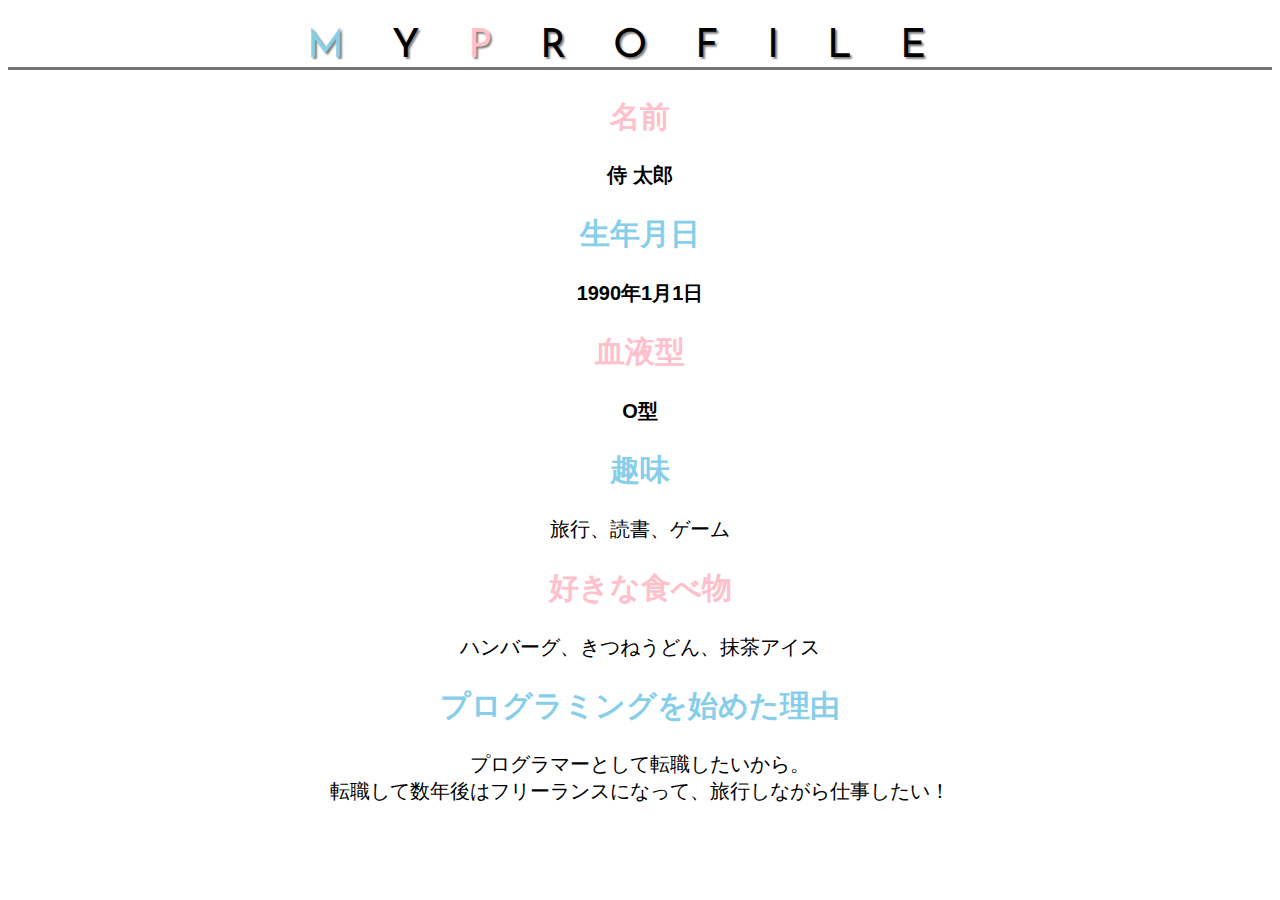
<file: kadai_014/kadai_014.html>
<!DOCTYPE html>
<html>
    <head>
        <title>14章課題</title>
        <meta name="description" content="このページは14章課題です。">
        <meta charset="utf-8">
        <link rel="stylesheet" href="style.css">
        <link rel="preconnect" href="https://fonts.googleapis.com">
<link rel="preconnect" href="https://fonts.gstatic.com" crossorigin>
<link href="https://fonts.googleapis.com/css2?family=Josefin+Sans:ital,wght@0,100..700;1,100..700&display=swap" rel="stylesheet">
    </head>
    <body>
        <h1 class="google-fonts"><span class="skyblue">M</span>Y<span class="pink">P</span>ROFILE</h1>
        <div>
         <div id="basic">
          <h2 class="pink">名前</h2>
          <p>侍 太郎</p>
          <h2 class="skyblue">生年月日</h2>
          <p>1990年1月1日</p>
          <h2 class="pink">血液型</h2>
          <p>O型</p>
         </div>
        </div>
        <div>
         <h2 class="skyblue">趣味</h2>
         <p>旅行、読書、ゲーム</p>
         <h2 class="pink">好きな食べ物</h2>
         <p>ハンバーグ、きつねうどん、抹茶アイス</p>
         <h2 class="skyblue">プログラミングを始めた理由</h2>
         <p>プログラマーとして転職したいから。<br>
         転職して数年後はフリーランスになって、旅行しながら仕事したい！</p>
         </div>
    </body>
</html>
</file>
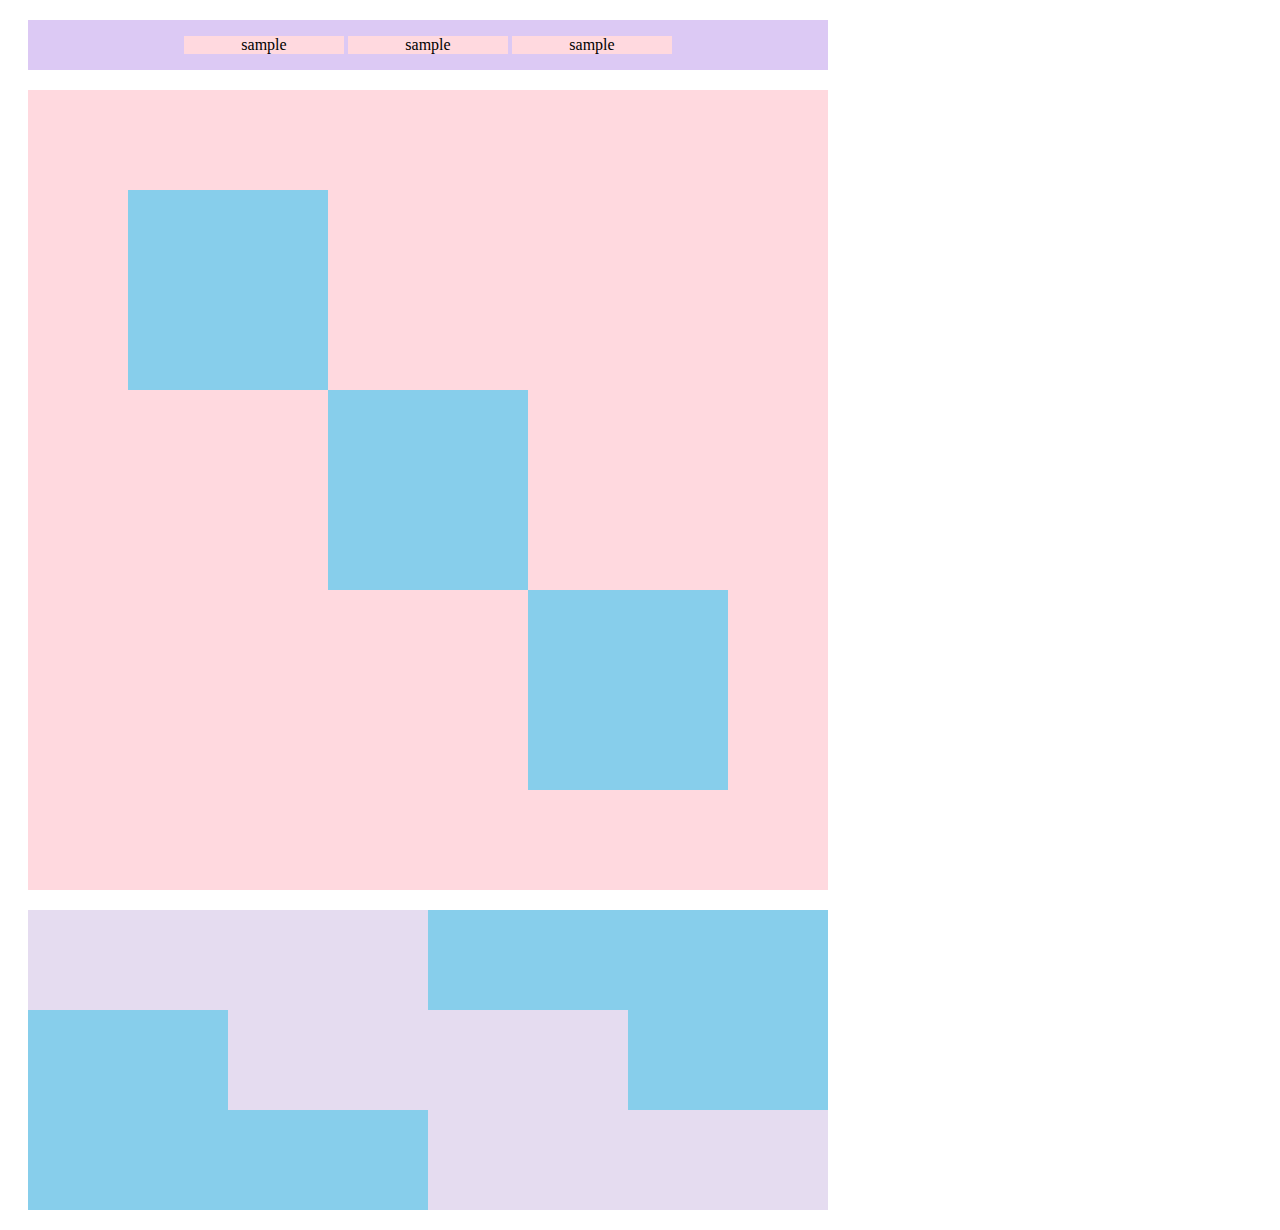
<file: kadai_018/kadai_018.html>
<!DOCTYPE html>
<html>
    <head>
        <title>18章課題</title>
        <meta name="descripyion" content="このページは18章の課題です">
        <meta charset="utf-8">
        <link rel="stylesheet" href="style.css">
    </head>
    <body>
        <div id="top">
         <p class="top-child">sample</p>
         <p class="top-child">sample</p>
         <p class="top-child">sample</p>
        </div>
        <div id="middle">
           <div id="middle-child01"></div>
           <div id="middle-child02"></div>
           <div id="middle-child03"></div>
        </div>
        <div id="bottom">
            <div id="bottom-child01"></div>
            <div id="bottom-child02"></div>
            <div id="bottom-child03"></div>
        </div>
    </body>
</html>
</file>
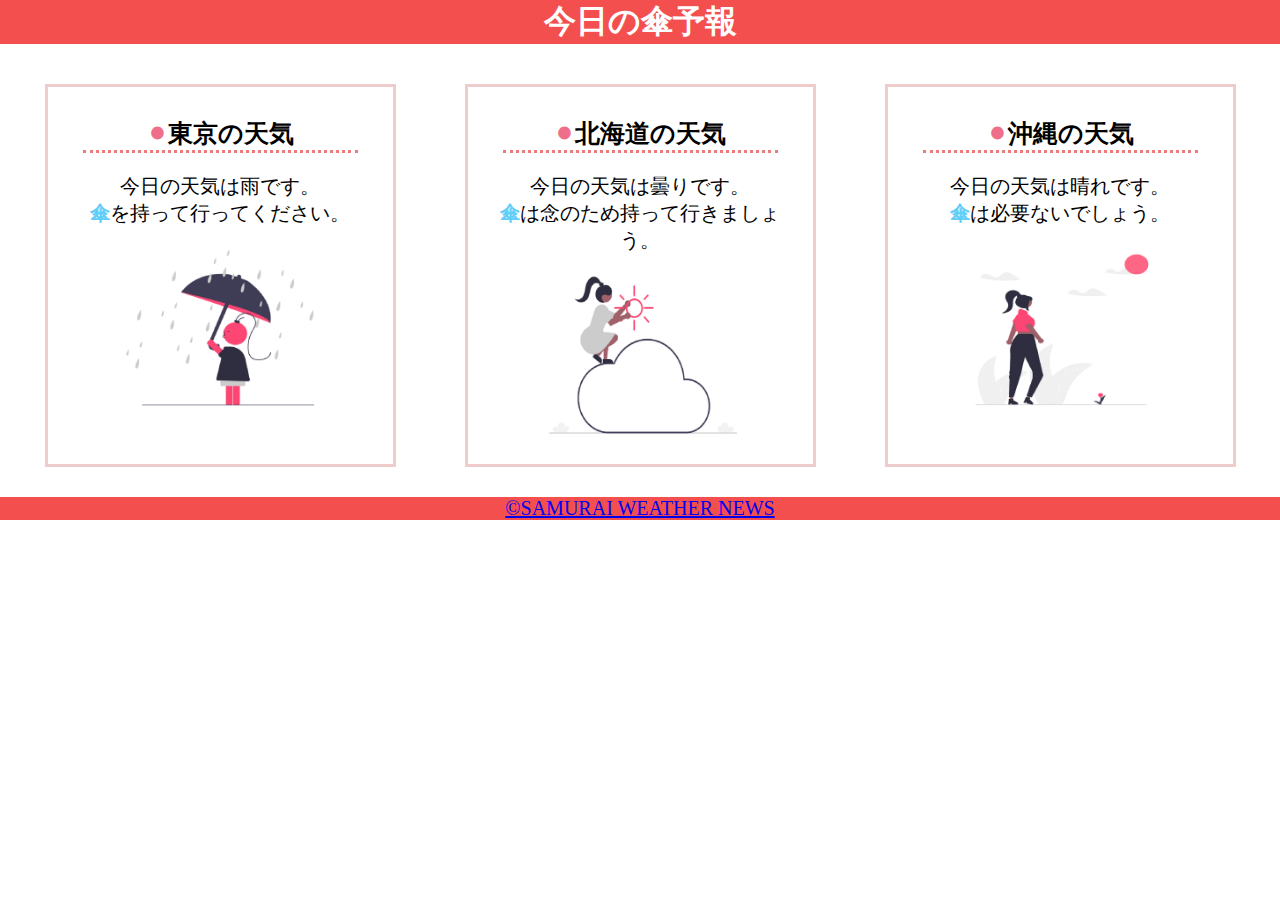
<file: kadai_022/kadai_022.html>
<!DOCTYPE html>
<html>
     <head>
         <title>22章課題</title>
         <meta name="descripyion" content="このページは22章の課題です">
         <meta charset="utf-8">
         <meta name="viewport" content="width=device-width, initial-scale=1.0">
         <link rel="stylesheet" href="style.css">
     </head>
     <body>
        <header>
            <h1>今日の傘予報</h1>
        </header>
        <main>
            <div id="parent">
                <div class="contents">
                    <h2>東京の天気</h2>
                    <p>今日の天気は雨です。</p>
                    <p>傘を持って行ってください。</p>
                    <img src="./images/rainy.png" alt="雨">
                </div>
                <div class="contents">
                    <h2>北海道の天気</h2>
                    <p>今日の天気は曇りです。</p>
                    <p>傘は念のため持って行きましょう。</p>
                    <img src="./images/cloudy.png" alt="曇り">
                </div>
                <div class="contents">
                    <h2>沖縄の天気</h2>
                    <p>今日の天気は晴れです。</p>
                    <p>傘は必要ないでしょう。</p>
                    <img src="./images/sunny.png" alt="晴れ">
                </div>
            </div>
        </main>
        <footer>
            <a href="https://www.sejuku.net/corp/">
                &copy;SAMURAI WEATHER NEWS</a>
        </footer>
     </body>
 </html>
</file>
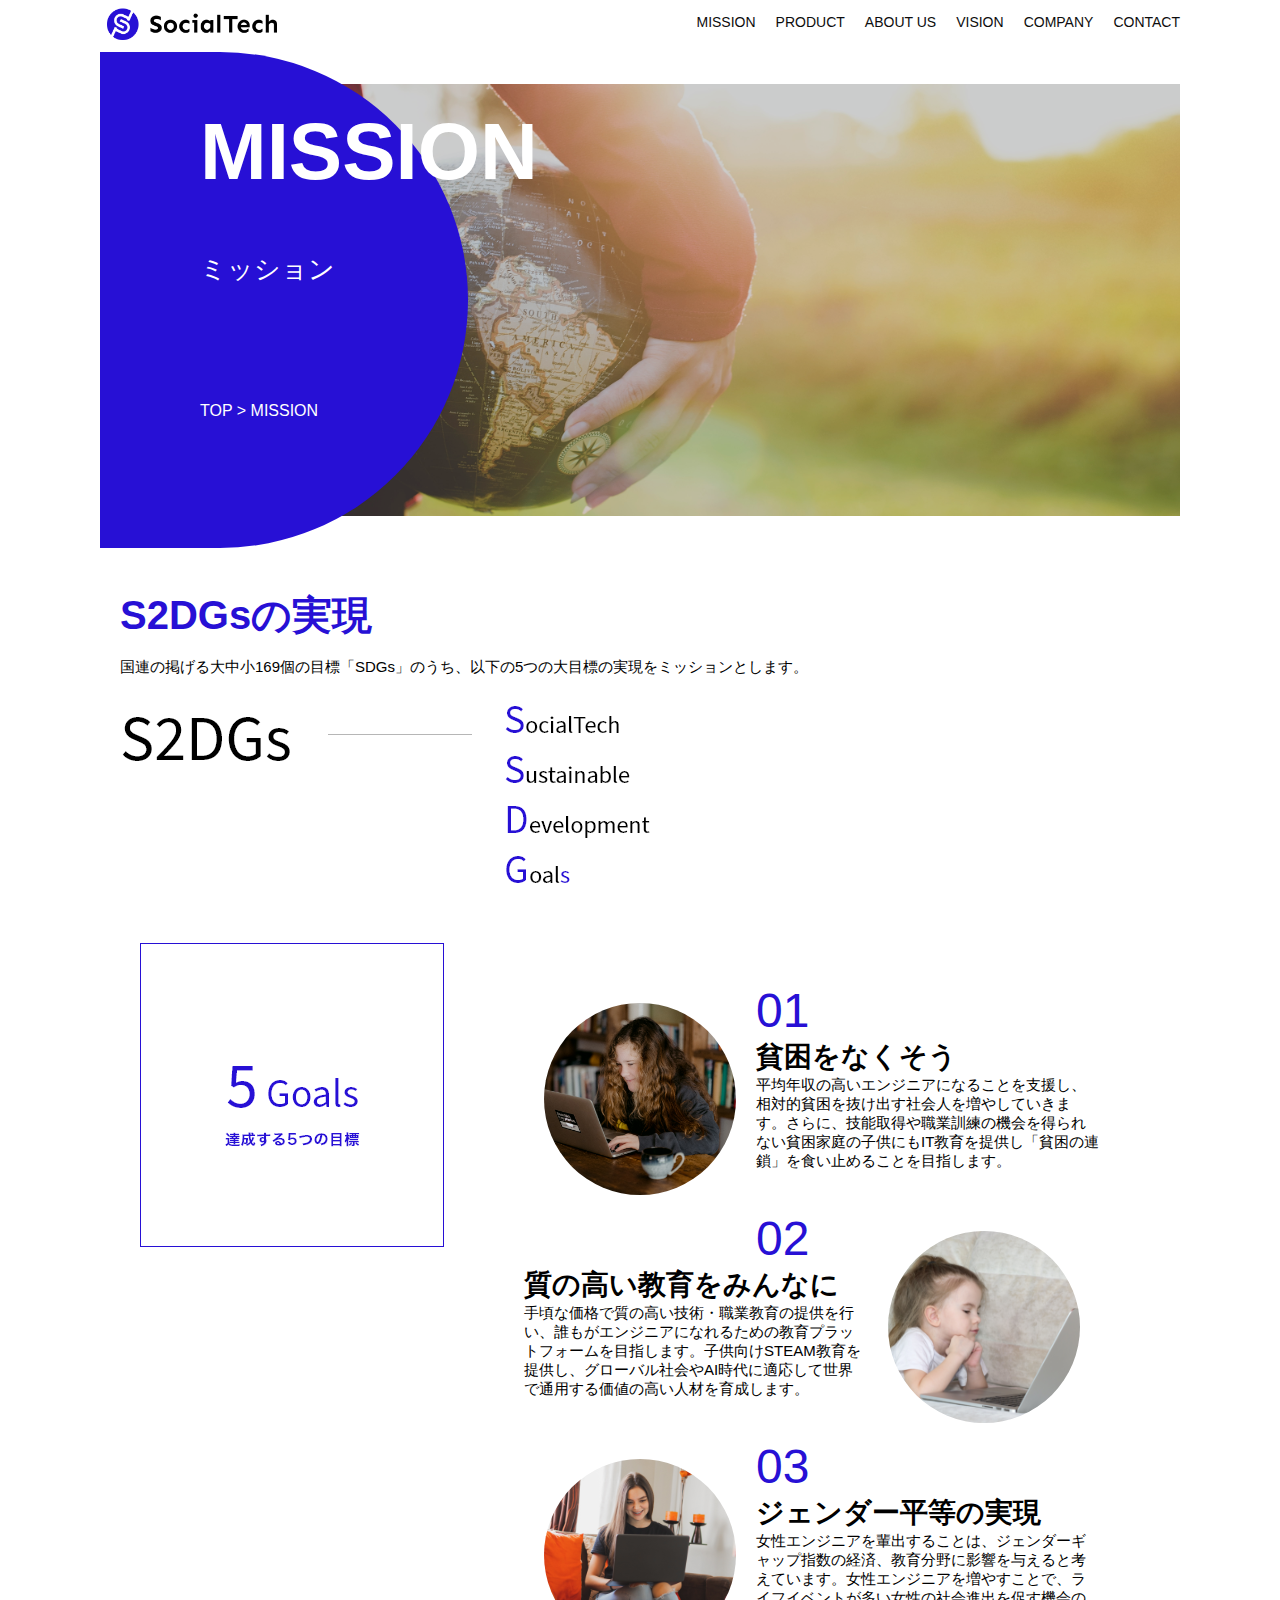
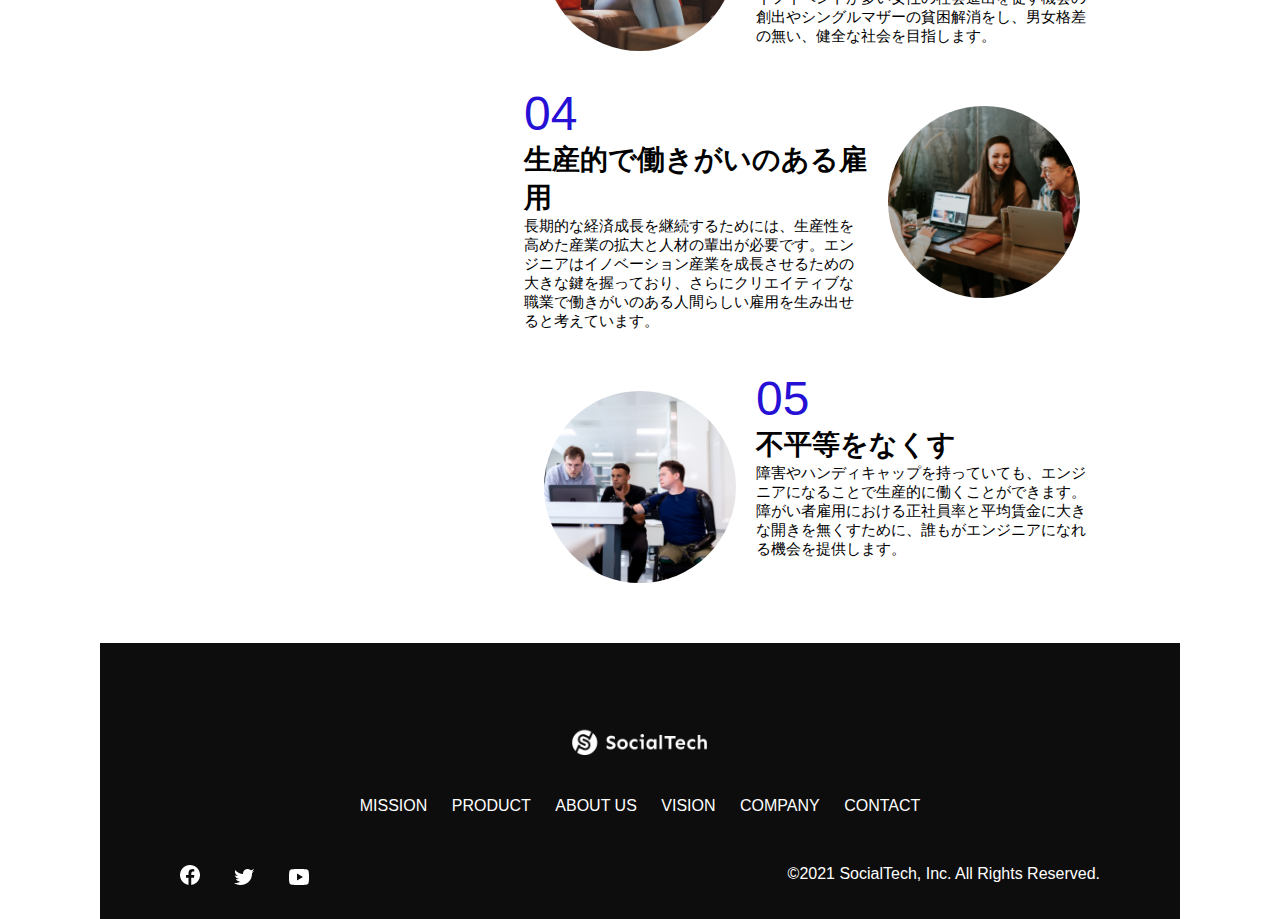
<file: socialtech/mission.html>
<!DOCTYPE html>
<html>
    <head>
        <title>SocialTech - MISSION ミッション -</title>
        <meta charset="UTF-8">
        <meta name="description" content="SocialTechが目指す5つの目標(S2DGs)を紹介します">
        <meta name="viewport" content="width=device-width, initial-scale=1.0">
        <link rel="stylesheet" href="style.css">
    </head>
    <body>
        <!-- ヘッダー -->
         <header>
            <a href="index.html" id="logo">
                <img src="images/logo.png" alt="トップページに戻る">
            </a>

            <!-- PC用ナビゲーション -->
             <nav id="nav-pc">
                <ul>
                    <li><a href="mission.html">MISSION</a></li>
                    <li><a href="product.html">PRODUCT</a></li>
                    <li><a href="index.html#aboutus">ABOUT US</a></li>
                    <li><a href="index.html#vision">VISION</a></li>
                    <li><a href="index.html#company">COMPANY</a></li>
                    <li><a href="index.html#contact">CONTACT</a></li>
                </ul>
             </nav>
             <!-- スマホ用メニューボタン -->
         <img id="menu-sp" src="images/button-menu.png" alt="ナビゲーションを開く" onclick="document.getElementById('nav-sp').style.display = 'block'">

         <!-- スマホ用ナビゲーション -->
          <nav id="nav-sp">
            <img id="close" src="images/button-close.png" alt="ナビゲーションを閉じる" onclick="document.getElementById('nav-sp').style.display = 'none'">
            <a id="logo-sp" href="index.html" onclick="document.getElementById('nav-sp').style.display = 'none'"><img src="images/logo-sp.png" alt="トップページに戻る"></a>
            <a class="menu" href="=mission.html" onclick="document.getElementById('nav-sp').style.display = 'none'">MISSION</a>
            <a class="menu" href="product.html" onclick="document.getElementById('nav-sp').style.display = 'none'">PRODUCT</a>
            <a class="menu" href="index.html#aboutus" onclick="document.getElementById('nav-sp').style.display = 'none'">ABOUT US</a>
            <a class="menu" href="index.html#vision"
            onclick="document.getElementById('nav-sp').style.display = 'none'">VISION</a>
            <a class="menu" href="index.html#company"
            onclick="document.getElementById('nav-sp').style.display = 'none'">COMPANY</a>
            <a class="menu" href="index.html#contact"
            onclick="document.getElementById('nav-sp').style.display = 'none'">CONTACT</a>
            <div id="sns">
              <a href="https://www.facebook.com/sejuku2013"><img src="images/button-facebook.png" alt="Facebookのリンク"></a>
              <a href="https://twitter.com/samuraijuku"><img src="images/button-twitter.png" alt="Twitterのリンク"></a>
              <a href="https://www.youtube.com/channel/UCCFOQO5aDK0xXam4cUQXT8g"><img src="images/button-youtube.png" alt="YouTubeのリンク"></a>
            </div>
          </nav>
         </header>
         <main>
            <article>
                <section id="mission-main">
                    <div id="mission-title">
                        <h1>MISSION</h1>
                        <span>ミッション</span>
                        <div>TOP > MISSION</div>
                    </div>
                </section>
                <section id="mission-s2dgs">
                    <h2 class="mission-h2">S2DGsの実現</h2>
                    <p>国連の掲げる大中小169個の目標「SDGs」のうち、以下の5つの大目標の実現をミッションとします。</p>
                    <img src="images/mission/mission-s2dgs.png" alt="S2DGs">
                </section>
                <section id="mission-5goals">
                    <div>
                        <img id="s2dgs-image" src="images/mission/mission-5goals.png" alt="5Goals">
                    </div>
                    <div>
                        <div>
                            <img class="fivegoals-image-left" src="images/mission/mission-5goals01.png" alt="PCを操作する女の子">
                            <span class="fivegoals-number">01</span>
                            <h3 class="fivegoals-h3">貧困をなくそう</h3>
                            <p class="fivegoals-p">
                                平均年収の高いエンジニアになることを支援し、相対的貧困を抜け出す社会人を増やしていきます。さらに、技能取得や職業訓練の機会を得られない貧困家庭の子供にもIT教育を提供し「貧困の連鎖」を食い止めることを目指します。
                            </p>
                        </div>
                        <div>
                            <img class="fivegoals-image-right" src="images/mission/mission-5goals02.png" alt="PCを見つめる小さい女の子">
                            <span class="fivegoals-number">02</span>
                            <h3 class="fivegoals-h3">質の高い教育をみんなに</h3>
                            <p class="fivegoals-p">
                                手頃な価格で質の高い技術・職業教育の提供を行い、誰もがエンジニアになれるための教育プラットフォームを目指します。子供向けSTEAM教育を提供し、グローバル社会やAI時代に適応して世界で通用する価値の高い人材を育成します。
                            </p>
                        </div>
                        <div>
                            <img class="fivegoals-image-left" src="images/mission/mission-5goals03.png" alt="PCを操作する女性">
                            <span class="fivegoals-number">03</span>
                            <h3 class="fivegoals-h3">ジェンダー平等の実現</h3>
                            <p class="fivegoals-p">
                                女性エンジニアを輩出することは、ジェンダーギャップ指数の経済、教育分野に影響を与えると考えています。女性エンジニアを増やすことで、ライフイベントが多い女性の社会進出を促す機会の創出やシングルマザーの貧困解消をし、男女格差の無い、健全な社会を目指します。
                            </p>
                        </div>
                        <div>
                            <img class="fivegoals-image-right" src="images/mission/mission-5goals04.png" alt="笑顔で話し合う3人の男女">
                            <span class="fivegoals-number">04</span>
                            <h3 class="fivegoals-h3">生産的で働きがいのある雇用</h3>
                            <p class="fivegoals-p">
                                長期的な経済成長を継続するためには、生産性を高めた産業の拡大と人材の輩出が必要です。エンジニアはイノベーション産業を成長させるための大きな鍵を握っており、さらにクリエイティブな職業で働きがいのある人間らしい雇用を生み出せると考えています。
                            </p>
                        </div>
                        <div>
                            <img class="fivegoals-image-left" src="images/mission/mission-5goals05.png" alt="障害を持つ男性が生き生きと働く様子">
                            <span class="fivegoals-number">05</span>
                            <h3 class="fivegoals-h3">不平等をなくす</h3>
                            <p class="fivegoals-p">
                                障害やハンディキャップを持っていても、エンジニアになることで生産的に働くことができます。障がい者雇用における正社員率と平均賃金に大きな開きを無くすために、誰もがエンジニアになれる機会を提供します。
                            </p>
                        </div>
                    </div>
                </section>
            </article>
        <footer>
          <div id="footer-logo">
            <img src="images/logo-sp.png" alt="SocialTech">
          </div>
          <div id="footer-link">
            <a href="mission.html">MISSION</a>
            <a href="product.html">PRODUCT</a>
            <a href="index.html#aboutus">ABOUT US</a>
            <a href="index.html#vision">VISION</a>
            <a href="index.html#company">COMPANY</a>
            <a href="index.html#contact">CONTACT</a>
          </div>
          <div id="sns-footer">
            <a href="https://www.facebook.com/sejuku2013"><img src="images/button-facebook.png" alt="Facebookのリンク"></a>
            <a href="https://twitter.com/samuraijuku"><img src="images/button-twitter.png" alt="Twitterのリンク"></a>
            <a href="https://www.youtube.com/channel/UCCFOQO5aDK0xXam4cUQXT8g"><img src="images/button-youtube.png" alt="YouTubeのリンク"></a>
            <span id="copyright">&copy;2021 SocialTech, Inc. All Rights Reserved. </span>
          </div>
        </footer>
         </main>
    </body>
</html>
</file>
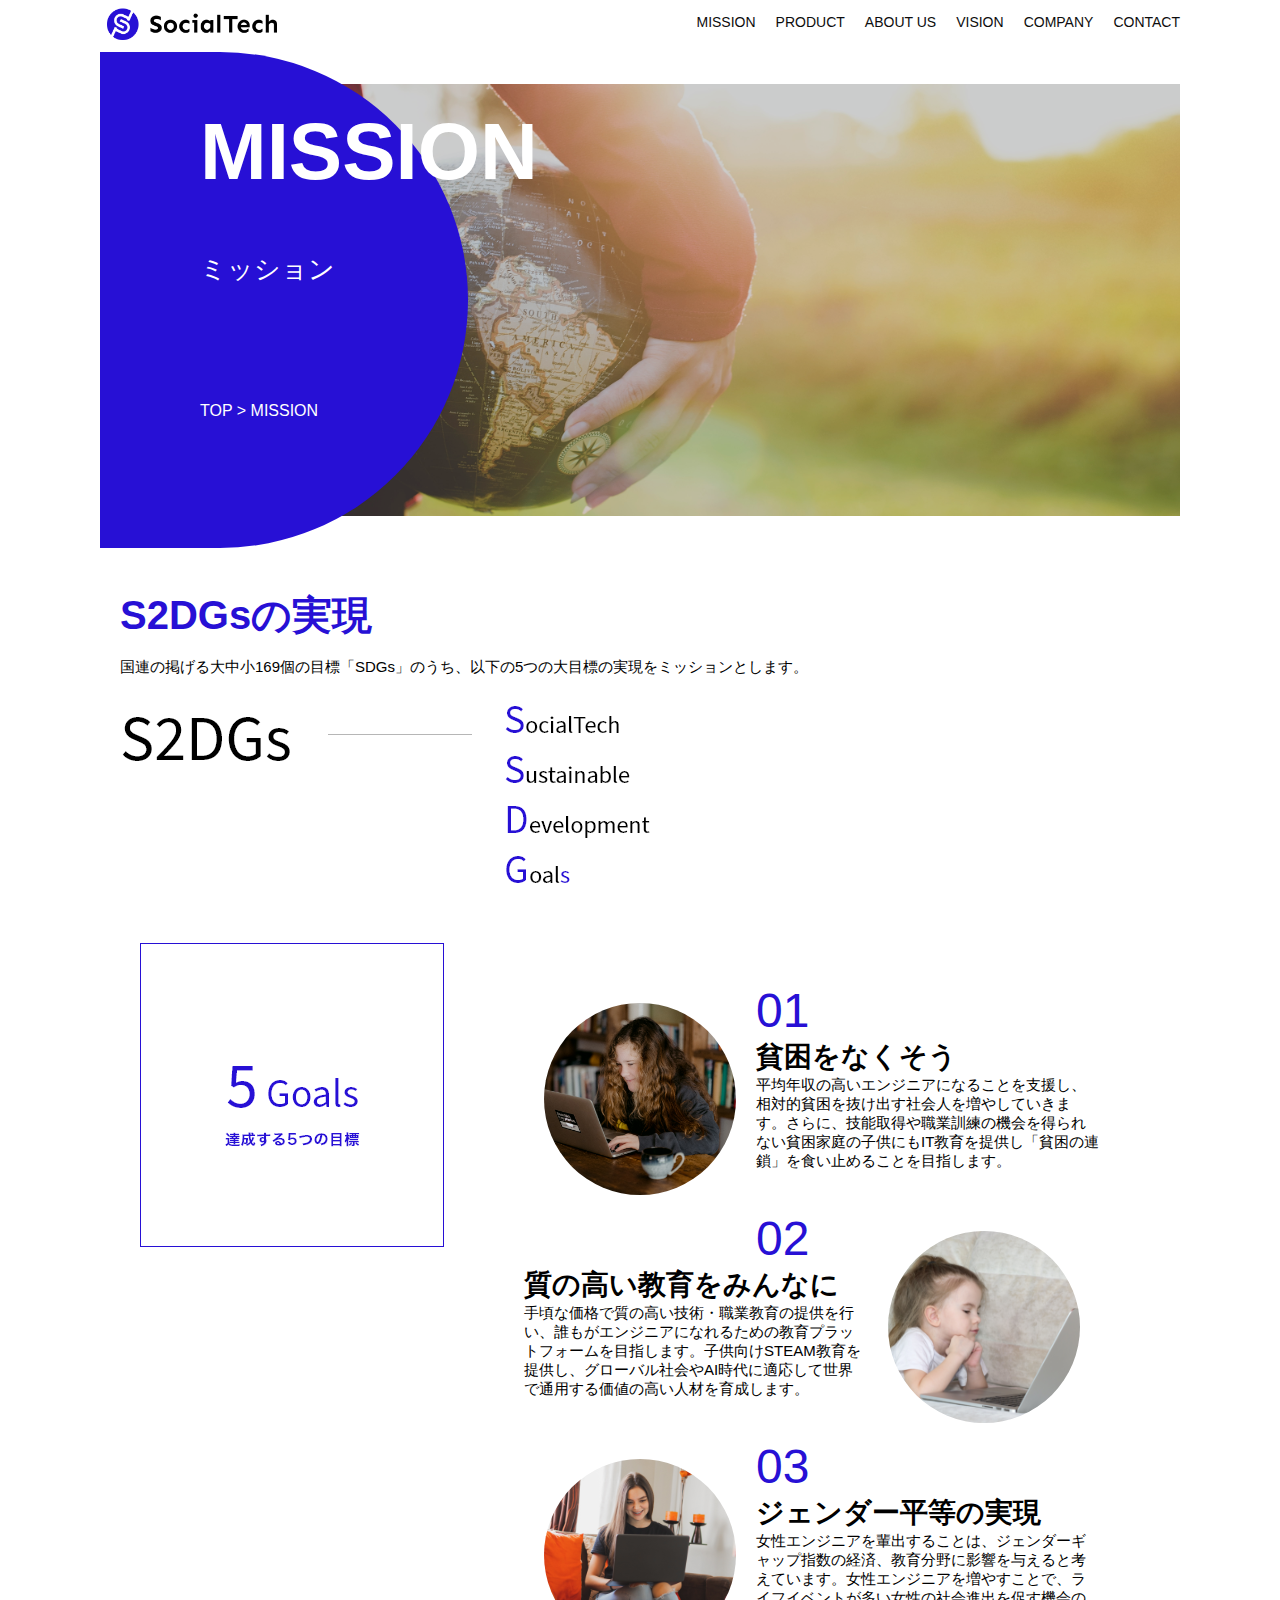
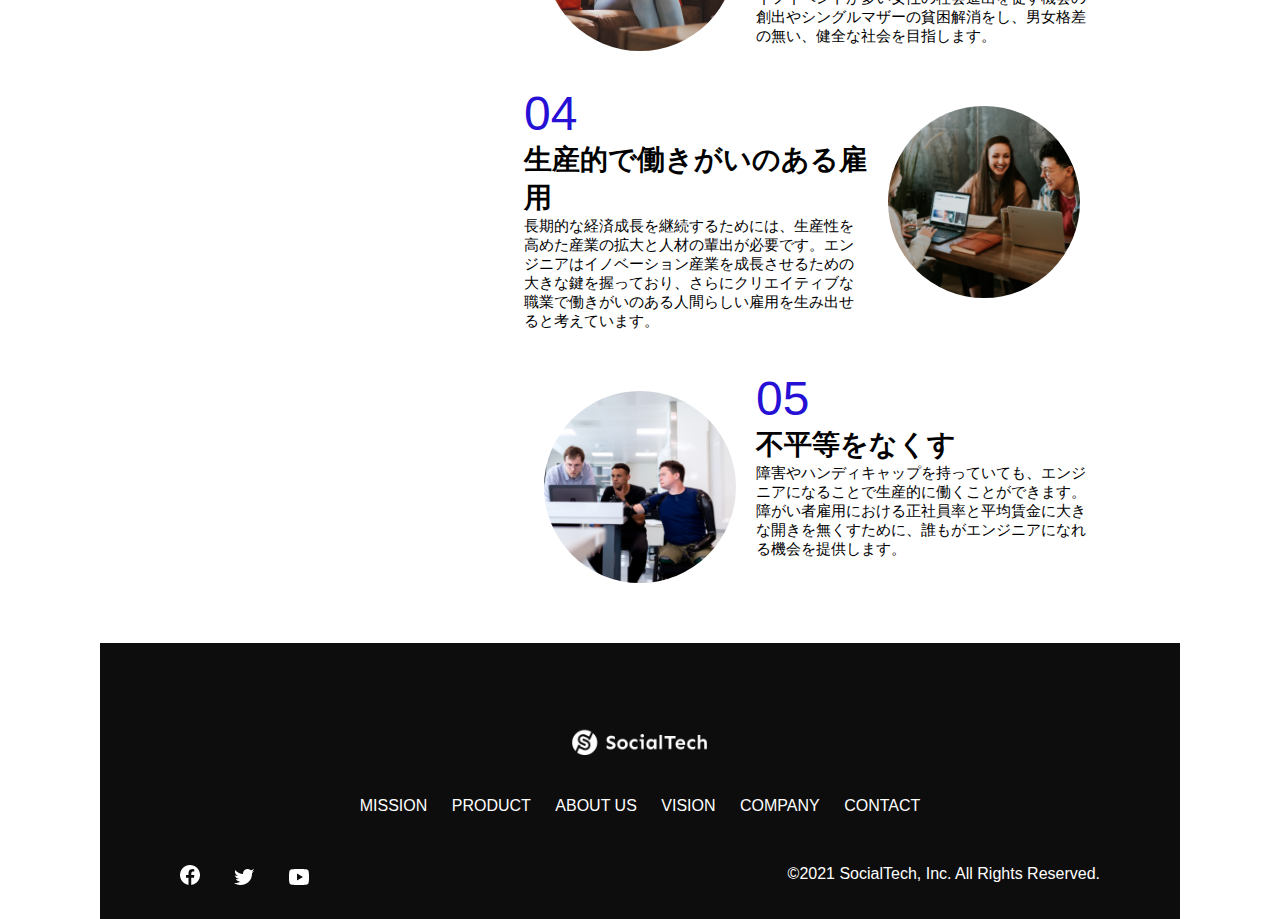
<file: kadai_tutorial_output/socialtech/mission.html>
<!DOCTYPE html>
<html>
    <head>
        <title>SocialTech - MISSION ミッション -</title>
        <meta charset="UTF-8">
        <meta name="description" content="SocialTechが目指す5つの目標(S2DGs)を紹介します">
        <meta name="viewport" content="width=device-width, initial-scale=1.0">
        <link rel="stylesheet" href="style.css">
    </head>
    <body>
        <!-- ヘッダー -->
         <header>
            <a href="index.html" id="logo">
                <img src="images/logo.png" alt="トップページに戻る">
            </a>

            <!-- PC用ナビゲーション -->
             <nav id="nav-pc">
                <ul>
                    <li><a href="mission.html">MISSION</a></li>
                    <li><a href="product.html">PRODUCT</a></li>
                    <li><a href="index.html#aboutus">ABOUT US</a></li>
                    <li><a href="index.html#vision">VISION</a></li>
                    <li><a href="index.html#company">COMPANY</a></li>
                    <li><a href="index.html#contact">CONTACT</a></li>
                </ul>
             </nav>
             <!-- スマホ用メニューボタン -->
         <img id="menu-sp" src="images/button-menu.png" alt="ナビゲーションを開く" onclick="document.getElementById('nav-sp').style.display = 'block'">

         <!-- スマホ用ナビゲーション -->
          <nav id="nav-sp">
            <img id="close" src="images/button-close.png" alt="ナビゲーションを閉じる" onclick="document.getElementById('nav-sp').style.display = 'none'">
            <a id="logo-sp" href="index.html" onclick="document.getElementById('nav-sp').style.display = 'none'"><img src="images/logo-sp.png" alt="トップページに戻る"></a>
            <a class="menu" href="mission.html" onclick="document.getElementById('nav-sp').style.display = 'none'">MISSION</a>
            <a class="menu" href="product.html" onclick="document.getElementById('nav-sp').style.display = 'none'">PRODUCT</a>
            <a class="menu" href="index.html#aboutus" onclick="document.getElementById('nav-sp').style.display = 'none'">ABOUT US</a>
            <a class="menu" href="index.html#vision"
            onclick="document.getElementById('nav-sp').style.display = 'none'">VISION</a>
            <a class="menu" href="index.html#company"
            onclick="document.getElementById('nav-sp').style.display = 'none'">COMPANY</a>
            <a class="menu" href="index.html#contact"
            onclick="document.getElementById('nav-sp').style.display = 'none'">CONTACT</a>
            <div id="sns">
              <a href="https://www.facebook.com/sejuku2013"><img src="images/button-facebook.png" alt="Facebookのリンク"></a>
              <a href="https://twitter.com/samuraijuku"><img src="images/button-twitter.png" alt="Twitterのリンク"></a>
              <a href="https://www.youtube.com/channel/UCCFOQO5aDK0xXam4cUQXT8g"><img src="images/button-youtube.png" alt="YouTubeのリンク"></a>
            </div>
          </nav>
         </header>
         <main>
            <article>
                <section id="mission-main">
                    <div id="mission-title">
                        <h1>MISSION</h1>
                        <span>ミッション</span>
                        <div>TOP > MISSION</div>
                    </div>
                </section>
                <section id="mission-s2dgs">
                    <h2 class="mission-h2">S2DGsの実現</h2>
                    <p>国連の掲げる大中小169個の目標「SDGs」のうち、以下の5つの大目標の実現をミッションとします。</p>
                    <img src="images/mission/mission-s2dgs.png" alt="S2DGs">
                </section>
                <section id="mission-5goals">
                    <div>
                        <img id="s2dgs-image" src="images/mission/mission-5goals.png" alt="5Goals">
                    </div>
                    <div>
                        <div>
                            <img class="fivegoals-image-left" src="images/mission/mission-5goals01.png" alt="PCを操作する女の子">
                            <span class="fivegoals-number">01</span>
                            <h3 class="fivegoals-h3">貧困をなくそう</h3>
                            <p class="fivegoals-p">
                                平均年収の高いエンジニアになることを支援し、相対的貧困を抜け出す社会人を増やしていきます。さらに、技能取得や職業訓練の機会を得られない貧困家庭の子供にもIT教育を提供し「貧困の連鎖」を食い止めることを目指します。
                            </p>
                        </div>
                        <div>
                            <img class="fivegoals-image-right" src="images/mission/mission-5goals02.png" alt="PCを見つめる小さい女の子">
                            <span class="fivegoals-number">02</span>
                            <h3 class="fivegoals-h3">質の高い教育をみんなに</h3>
                            <p class="fivegoals-p">
                                手頃な価格で質の高い技術・職業教育の提供を行い、誰もがエンジニアになれるための教育プラットフォームを目指します。子供向けSTEAM教育を提供し、グローバル社会やAI時代に適応して世界で通用する価値の高い人材を育成します。
                            </p>
                        </div>
                        <div>
                            <img class="fivegoals-image-left" src="images/mission/mission-5goals03.png" alt="PCを操作する女性">
                            <span class="fivegoals-number">03</span>
                            <h3 class="fivegoals-h3">ジェンダー平等の実現</h3>
                            <p class="fivegoals-p">
                                女性エンジニアを輩出することは、ジェンダーギャップ指数の経済、教育分野に影響を与えると考えています。女性エンジニアを増やすことで、ライフイベントが多い女性の社会進出を促す機会の創出やシングルマザーの貧困解消をし、男女格差の無い、健全な社会を目指します。
                            </p>
                        </div>
                        <div>
                            <img class="fivegoals-image-right" src="images/mission/mission-5goals04.png" alt="笑顔で話し合う3人の男女">
                            <span class="fivegoals-number">04</span>
                            <h3 class="fivegoals-h3">生産的で働きがいのある雇用</h3>
                            <p class="fivegoals-p">
                                長期的な経済成長を継続するためには、生産性を高めた産業の拡大と人材の輩出が必要です。エンジニアはイノベーション産業を成長させるための大きな鍵を握っており、さらにクリエイティブな職業で働きがいのある人間らしい雇用を生み出せると考えています。
                            </p>
                        </div>
                        <div>
                            <img class="fivegoals-image-left" src="images/mission/mission-5goals05.png" alt="障害を持つ男性が生き生きと働く様子">
                            <span class="fivegoals-number">05</span>
                            <h3 class="fivegoals-h3">不平等をなくす</h3>
                            <p class="fivegoals-p">
                                障害やハンディキャップを持っていても、エンジニアになることで生産的に働くことができます。障がい者雇用における正社員率と平均賃金に大きな開きを無くすために、誰もがエンジニアになれる機会を提供します。
                            </p>
                        </div>
                    </div>
                </section>
            </article>
        <footer>
          <div id="footer-logo">
            <img src="images/logo-sp.png" alt="SocialTech">
          </div>
          <div id="footer-link">
            <a href="mission.html">MISSION</a>
            <a href="product.html">PRODUCT</a>
            <a href="index.html#aboutus">ABOUT US</a>
            <a href="index.html#vision">VISION</a>
            <a href="index.html#company">COMPANY</a>
            <a href="index.html#contact">CONTACT</a>
          </div>
          <div id="sns-footer">
            <a href="https://www.facebook.com/sejuku2013"><img src="images/button-facebook.png" alt="Facebookのリンク"></a>
            <a href="https://twitter.com/samuraijuku"><img src="images/button-twitter.png" alt="Twitterのリンク"></a>
            <a href="https://www.youtube.com/channel/UCCFOQO5aDK0xXam4cUQXT8g"><img src="images/button-youtube.png" alt="YouTubeのリンク"></a>
            <span id="copyright">&copy;2021 SocialTech, Inc. All Rights Reserved. </span>
          </div>
        </footer>
         </main>
    </body>
</html>
</file>
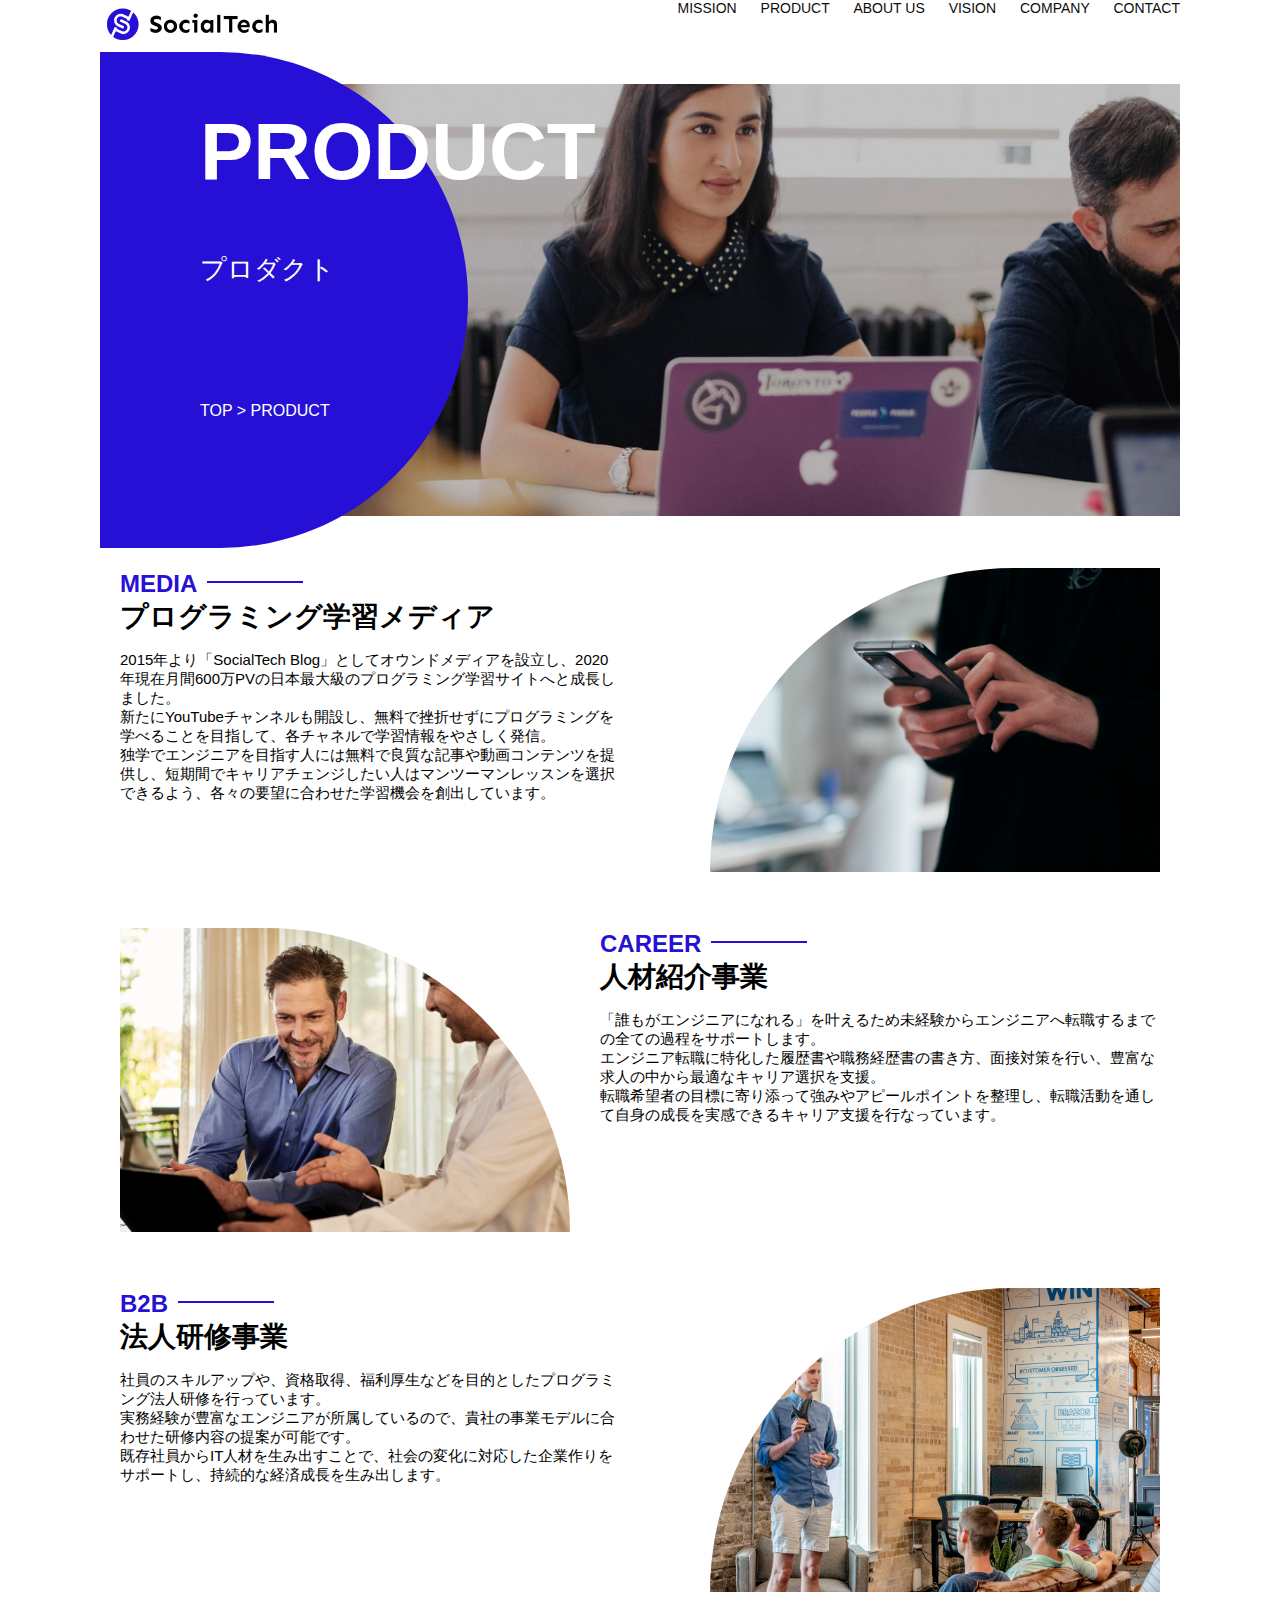
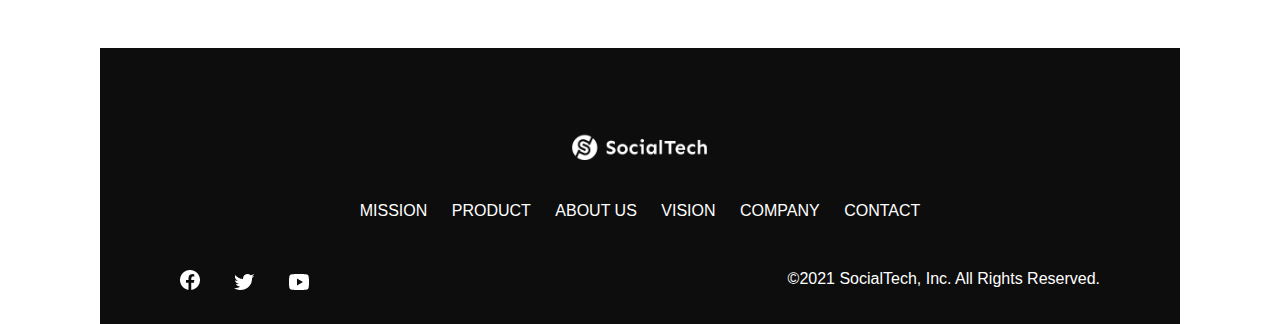
<file: kadai_tutorial_output/socialtech/product.html>
<!DOCTYPE html>
  <html>
  <head>
    <title>SocialTech -PRODUCT プロダクト-</title>
    <meta charset="UTF-8">
    <meta name="description" content="Socialtechの4つのプロダクトを紹介します">
    <meta name="viewport" content="width=device-width, initial-scale=1.0">
    <link rel="stylesheet" href="style.css">
  </head>
  
  <body>
    <!-- ヘッダー -->
    <header>
      <!-- ロゴ -->
      <a href="index.html" id="logo"><img src="images/logo.png" alt="トップページに戻る"></a>
  
      <!-- PC用ナビゲーション -->
      <nav id="nav-pc">
        <a href="mission.html">MISSION</a>
        <a href="product.html">PRODUCT</a>
        <a href="index.html#aboutus">ABOUT US</a>
        <a href="index.html#vision">VISION</a>
        <a href="index.html#company">COMPANY</a>
        <a href="index.html#contact">CONTACT</a>
      </nav>
  
      <!-- スマホ用メニューボタン -->
      <img id="menu-sp" src="images/button-menu.png" alt="ナビゲーションを開く" onclick="document.getElementById('nav-sp').style.display = 'block'">
  
      <!-- スマホ用ナビゲーション -->
      <nav id="nav-sp">
        <img id="close" src="images/button-close.png" alt="ナビゲーションを閉じる" onclick="document.getElementById('nav-sp').style.display = 'none'">
        <a id="logo-sp" href="index.html" onclick="document.getElementById('nav-sp').style.display = 'none'"><img
            src="images/logo-sp.png" alt="トップページに戻る"></a>
        <a class="menu" href="mission.html" onclick="document.getElementById('nav-sp').style.display = 'none'">MISSION</a>
        <a class="menu" href="product.html" onclick="document.getElementById('nav-sp').style.display = 'none'">PRODUCT</a>
        <a class="menu" href="index.html#aboutus" onclick="document.getElementById('nav-sp').style.display = 'none'">ABOUT
          US</a>
        <a class="menu" href="index.html#vision"
          onclick="document.getElementById('nav-sp').style.display = 'none'">VISION</a>
        <a class="menu" href="index.html#company"
          onclick="document.getElementById('nav-sp').style.display = 'none'">COMPANY</a>
        <a class="menu" href="index.html#contact"
          onclick="document.getElementById('nav-sp').style.display = 'none'">CONTACT</a>
        <div id="sns">
          <a href="https://www.facebook.com/sejuku2013"><img src="images/button-facebook.png" alt="Facebookのリンク"></a>
          <a href="https://twitter.com/samuraijuku"><img src="images/button-twitter.png" alt="Twitterのリンク"></a>
          <a href="https://www.youtube.com/channel/UCCFOQO5aDK0xXam4cUQXT8g"><img src="images/button-youtube.png" alt="YouTubeのリンク"></a>
        </div>
      </nav>
    </header>
    <main>
      <article>
        <section id="product-main">
            <div id="product-title">
                <h1>PRODUCT</h1>
                <span>プロダクト</span>
                <div>TOP > PRODUCT</div>
            </div>
        </section>
        <section class="product-section2">
            <div>
              <h2 class="product-h2">MEDIA</h2>
              <h3 class="product-h3">プログラミング学習メディア</h3>
              <p>2015年より「SocialTech
                Blog」としてオウンドメディアを設立し、2020年現在月間600万PVの日本最大級のプログラミング学習サイトへと成長しました。<br>新たにYouTubeチャンネルも開設し、無料で挫折せずにプログラミングを学べることを目指して、各チャネルで学習情報をやさしく発信。<br>独学でエンジニアを目指す人には無料で良質な記事や動画コンテンツを提供し、短期間でキャリアチェンジしたい人はマンツーマンレッスンを選択できるよう、各々の要望に合わせた学習機会を創出しています。
              </p>
            </div>
            <img src="images/product/product-media.png" alt="スマートフォンを操作する人">
          </section>
          <section class="product-section1">
            <img src="images/product/product-career.png" alt="笑顔で話し合う2人の男性">
            <div>
              <h2 class="product-h2">CAREER</h2>
              <h3 class="product-h3">人材紹介事業</h3>
              <p>
                「誰もがエンジニアになれる」を叶えるため未経験からエンジニアへ転職するまでの全ての過程をサポートします。<br>エンジニア転職に特化した履歴書や職務経歴書の書き方、面接対策を行い、豊富な求人の中から最適なキャリア選択を支援。<br>転職希望者の目標に寄り添って強みやアピールポイントを整理し、転職活動を通して自身の成長を実感できるキャリア支援を行なっています。<br>
              </p>
            </div>
          </section>
          <section class="product-section2">
            <div>
              <h2 class="product-h2">B2B</h2>
              <h3 class="product-h3">法人研修事業</h3>
              <p>
                社員のスキルアップや、資格取得、福利厚生などを目的としたプログラミング法人研修を行っています。<br>実務経験が豊富なエンジニアが所属しているので、貴社の事業モデルに合わせた研修内容の提案が可能です。<br>既存社員からIT人材を生み出すことで、社会の変化に対応した企業作りをサポートし、持続的な経済成長を生み出します。
              </p>
            </div>
            <img src="images/product/product-b2b.png" alt="講演中の男性とそれを聴く人々">
          </section>
      </article>
      <footer>
        <div id="footer-logo">
          <img src="images/logo-sp.png" alt="SocialTech">
        </div>
        <div id="footer-link">
          <a href="mission.html">MISSION</a>
          <a href="product.html">PRODUCT</a>
          <a href="index.html#aboutus">ABOUT US</a>
          <a href="index.html#vision">VISION</a>
          <a href="index.html#company">COMPANY</a>
          <a href="index.html#contact">CONTACT</a>
        </div>
        <div id="sns-footer">
          <a href="https://www.facebook.com/sejuku2013"><img src="images/button-facebook.png" alt="Facebookのリンク"></a>
          <a href="https://twitter.com/samuraijuku"><img src="images/button-twitter.png" alt="Twitterのリンク"></a>
          <a href="https://www.youtube.com/channel/UCCFOQO5aDK0xXam4cUQXT8g"><img src="images/button-youtube.png" alt="YouTubeのリンク"></a>
          <span id="copyright">&copy;2021 SocialTech, Inc. All Rights Reserved. </span>
        </div>
      </footer>
    </main>
  </body>
  
  </html>
</file>
<file: html-css-kadai_13/style.css>
/* PC、スマホ共通スタイル */
body {
  font-family: "Source Sans Pro", "Hiragino Kaku Gothic ProN", Meiryo, Arial,
    sans-serif;
}

p {
  font-size: 15px;
}

#main-visual>img {
  width: 100%;
}

/*================
PC用のスタイル 
=================*/
@media screen and (min-width: 768px) {
  /* 横幅設定 */
  body {
    max-width: 1080px;
    min-width: 960px;
    margin: 0 auto 0 auto;
  }

  /* ヘッダー */
  header {
    display: flex;
    justify-content: space-between;
  }

  /* ナビゲーションのレイアウト */
  #nav-pc {
    text-align: right;
    font-size: 14px;
    padding-top: 15px;
  }

  /* ナビゲーションのリンクの装飾設定 */
  #nav-pc>a {
    text-decoration: none;
    margin-left: 20px;
  }

  #nav-pc>a:link {
    color: #0d0d0d;
  }

  #nav-pc>a:visited {
    color: #0d0d0d;
  }

  #nav-pc>a:hover {
    color: #0d0d0d;
    text-decoration: underline;
  }

  #nav-pc>a:active {
    color: #0d0d0d;
  }

   /* PC用ナビゲーション非表示 */
   #menu-sp {
    display: none;
  }
  #nav-sp {
    display: none;
  }
}


/*================
スマホ用のスタイル 
=================*/

@media screen and (max-width: 767px) {
  body {
    min-width: 375px;
    margin: 0;
  }
  /* PC用ナビゲーション非表示 */
  #nav-pc {
    display: none;
  }
  /* ハンバーガーメニュー */
  #menu-sp{
    float: right;
    padding: 0;
  }
  /* スマホ用ナビゲーションの表示切り替え*/
  #nav-sp {
    background-color: #ce933e;
    position: absolute;
    top: 0;
    left: 0;
    height:100%;
    width: 100%;
    display: none;
    z-index: 100;
  }
  /* ×ボタン*/
  #close {
    position: absolute;
    top: 20px;
    right: 20px;
  }
  /* ナビゲーションメニュー用ロゴ */
  #logo-sp {
    margin: 80px 0 30px 20px;
  }
  /* ナビゲーションのリンクの装飾設定 */
  #nav-sp > a {
    display: block;
  }
  #nav-sp > a:link {
    color: #ffffff;
  }
  #nav-sp > a:visited {
    color: #ffffff;
  }
  #nav-sp > a:hover {
    color: #ffffff;
    text-decoration: underline;
  }
  #nav-sp > a:active {
    color: #ffffff;
  }
  #nav-sp > .menu {
    text-decoration: none;
    display: block;
    margin: 0 20px 0 20px;
    height: 44px;
    font-size: 16px;
    background-image: url("images/arrow.png");
    background-repeat: no-repeat;
    background-position: right top;
  }
}
</file>
<file: socialtech/style.css>
/* PC、スマホ共通スタイル */
 body {
    max-width: 1080px;
    margin: 0 auto 0 auto;
    font-family: "Source Sans Pro", "Hiragino Kaku Gothic ProN", Meiryo, Arial, sans-serif;
  }
  
p {
    font-size: 15px;
  }

/*===PC用のスタイル===*/
@media screen and (min-width: 768px){
  /* 横幅設定 */
  body {
    max-width: 1080px;
    min-width: 960px;
    margin: 0 auto 0 auto;
}


  /* ヘッダー */
  header {
    display: flex;
    justify-content: space-between;
  }

  #nav-pc {
    font-size: 14px;
  }

  #nav-pc ul {
    display: flex;
  }

  #nav-pc li {
    list-style: none;
  }

  /* ナビゲーションのリンクの装飾設定 */
  #nav-pc a {
    text-decoration: none;
    margin-left: 20px;
    color: #0d0d0d;
  }

  #nav-pc a:hover {
    text-decoration: underline;
  }

  /* スマホ用ナビを非表示 */
  #nav-sp,
  #menu-sp {
    display: none;
  }

#main-visual {
  position: relative;
  height: 400px;
}

#main-message {
  position: absolute;
  top: 0;
  left: 0;
  background-color: #2710d5;
  color: #ffffff;
  border-radius: 0 0 476px 0;
  height: 100%;
  width: 100%;
  max-width: 620px;
  z-index: 11;
}

#main-message > h1 {
  font-size: 60px;
  font-weight: bold;
  margin: 100px 0 0 50px;
}

#main-message > p {
  font-size: 28px;
  margin: 0 0 0 50px;
}

#main-visual > img {
  max-width: 620px;
  border-radius: 476px 0 0 0;
  position: absolute;
  top: 0;
  right: 0;
  z-index: 10;
}
/* 見出し */
h2 {
  margin: 40px 0 0 0;
}

h2::after {
  content: url("images/line.png");
  margin-left: 10px;
}

h3 {
  font-size: 27px;
}

/*ミッション*/
#mission {
  margin: 80px auto 80px auto;
  width: 100%;
}

#mission-flex {
  width: 100%;
  display: flex;
}

#mission-flex > div {
  width: 50%;
  margin: 20px;
}

#mission-photo {
  width: 100%;
}

#s2dgs {
  margin-top: 50px;
  width: 100%;
}

/* プロダクト */
#product {
  background-color: #fafafa;
  margin: 80px 0 80px 0;
  padding: 10px 40px 0px 40px;
}

/* 外枠 */
#product > div {
  margin-top: 40px;
  display: flex;
}

/* 左のカラム */
#product-left {
  width: 50%;
  margin-right: 20px;
}

/* 右のカラム */
#product-right {
  width: 50%;
  margin-left: 20px;
  margin-top: 80px;
}

/* 画像＋説明の枠 */
#product-left > div {
  position: relative;
  height: 480px;
  margin-right: 20px;
}
#product-right > div {
  position: relative;
  height: 480px;
  margin-left: 20px;
}

  /* 画像 */
  .product-photo {
    width: 100%;
  }

  /* 説明文の枠 */
  .product-explain {
    background-color: #ffffff;
    position: absolute;
    left: 0;
    top: 280px;
    margin: 0 40px 0 40px;
    padding: 20px;
    box-shadow: 5px 5px 10px rgba(0, 0, 0, 0.05);
  }
  
  /* 説明文の英語 */
  .product-explain > span {
    color: #2710d5;
    font-weight: bold;
    font-size: 16px;
    margin: 0;
  }
  
  /* 説明文の見出し */
  .product-explain > h3 {
    font-size: 20px;
    margin: 5px 0 5px 0;
  }
  
  /* 説明文 */
  .product-explain > p {
    font-size: 14px;
    margin: 0;
  }
  
  /* 「もっとみる」ボタン */
  #product-more {
    margin: 0 auto -42px auto;
  }

   /* ABOUT US */
   #aboutus {
    margin: 80px auto 80px auto;
  }
  
  /* 3つの組織文化と画像を入れる枠 */
  #aboutus > div {
    display: flex;
  }

  /* 画像 */
  .culture-img {
    width: 100%;
    align-self: flex-start;
  }
  
  .culture-img2 {
    margin-top: 50px;
    width: 100%;
  }

    /* 3つの組織文化の表 */
    .culture-table {
      margin-right: 50px;
    }

    /* 番号 */
  .culture-num {
    font-size: 80px;
    color: #2710d5;
    margin: 0 20px 0 0;
  }
  
  /* 組織文化英語 */
  .culture-en {
    color: #2710d5;
    font-weight: bold;
    font-size: 24px;
    display: block;
  }
  
  /* 組織文化日本語 */
  .culture-jp {
    font-size: 28px;
    font-weight: bold;
  }
  
  /* 説明文 */
  .culture-description {
    margin: 0;
  }

  /* ビジョン */
  #vision {
    margin: 80px auto 80px auto;
  }
  
  /* セクション内の外枠 */
  #vision > div {
    width: 100%;
    display: flex;
    justify-content: space-between;
    flex-wrap: wrap;
  }
  
  /* 7つの行動指針の枠 */
  .vision-box {
    width: 300px;
    height: 300px;
    margin-bottom: 30px;
    position: relative;
  }

  .vision-box > img {
    width: 100%;
    height: auto;
    position: absolute;
    top: 0;
    left: 0;
    z-index: 30;
  }
  
  .vision-box > span {
    position: absolute;
    top: 0;
    left: 0;
    z-index: 31;
    margin-right: 20px;
  }
  
  .vision-box > span > h4 {
    color: #2710d5;
    font-size: 19px;
    margin: 80px 0 0 0;
  }
  
  .vision-box > span > h4::first-letter {
    font-size: 40px;
  }
  
  .vision-box > span > h5 {
    font-size: 20px;
    margin: 0 0 0 0;
  }
  
  .vision-box > span > p {
    margin: 10px 0 0 0;
  }

  /* 会社概要 */
  #company {
    margin: 80px auto 80px auto;
  }
  
 #company-table {
  width: 100%;
 }

 .tableheader {
  text-align: left;
  padding: 20px;
  border-bottom-color: #2710d5;
  border-bottom-width: 1px;
  border-bottom-style: solid;
  width: 100px; 
 }


  .tableheader-first {
    text-align: left;
    padding: 20px;
    border-bottom-color: #2710d5;
    border-bottom-width: 1px;
    border-bottom-style: solid;
    border-top-color: #2710d5; 
    border-top-width: 1px;
    border-top-style: solid;
    width:100px;
  }

  .cell {
    padding: 30px;
    border-bottom-color: #ececec;
    border-bottom-width: 1px;
    border-bottom-style: solid;
  }

  .cell-first {
    padding: 30px;
    border-bottom-color: #ececec;
    border-bottom-width: 1px;
    border-bottom-style: solid;
    border-top-color: #ececec;
    border-top-width: 1px;
    border-top-style: solid;
  }

  #company > iframe {
    width: 100%;
    height: 368px;
    margin-top: 40px
  }

  /* お問い合わせ */
  #contact {
    margin: 80px auto 80px auto;
  }

  /* 外枠 */
  #contact > form > div {
    display: flex;
    flex-direction: row;
    flex-wrap: wrap;
    padding-bottom: 30px;
  }

  /* 左列の見出し */
  .contact-heading {
    width: 240px;
    align-self: center;
  }

  /* 見出しのラベル */
  .contact-label {
    font-weight: bold;
  }

  /* 必須 */
  .contact-span {
    color: #ce2222;
    margin: 0 0 0 20px;
    font-weight: bold;
  }

  /* テキストボックス */
  .contact-textbox {
    border-top: 0;
    border-left: 0;
    border-right: 0;
    border-bottom-width: 1px;
    border-bottom-color: #707070;
    border-bottom-style: solid;
    background-color: #fafafa;
    width: 400px;
    height: 56px;
  }
  /* お問い合わせ内容のテキストエリア */
  .contact-textarea {
    border-top: 0;
    border-left: 0;
    border-right: 0;
    border-bottom-width: 1px;
    border-bottom-color: #707070;
    border-bottom-style: solid;
    background-color: #fafafa;
    width: 400px;
    height: 200px;
  }

   /* 個人情報の取り扱い */
   details {
    width: 700px;
  }
  details > div {
    background-color: #fafafa;
    padding: 20px;
  } 
  details > div > span {
    font-weight: bold;
  }

  /* フッター */
  footer {
    background-color: #0d0d0d;
    text-align: center;
    padding: 80px 80px 30px 80px;
  }
  
  #footer-logo {
    margin-bottom: 30px;
  }

  #footer-link {
    margin-bottom: 50px;
  }
  #footer-link > a {
    text-decoration: none;
    margin: 10px;
  }
  #footer-link > a:link {
    color: #ffffff;
  }
  #footer-link > a:visited {
    color: #ffffff;
  }
  #footer-link > a:hover {
    color: #ffffff;
    text-decoration: underline;
  }
  #footer-link > a:active {
    color: #ffffff;
  }

  #sns-footer {
    text-align: left;
    width: 100%;
  }
 
  #sns-footer > a {
    margin-right: 30px;
  }
  
  #copyright {
    color: #ffffff;
    float: right;
  }
}
  /*===スマートフォン用のスタイル===*/
  @media screen and (max-width: 767px) {
    body {
      min-width: 375px;
      margin: 0;
    }
    /* PC用ナビゲーション非表示 */
    #nav-pc {
      display: none;
    }
    /* ハンバーガーメニュー */
    #menu-sp{
      float: right;
      padding: 0;
    }
    /* スマホ用ナビゲーションの表示切り替え*/
    /*初期状態、レイアウトと非表示設定*/
    #nav-sp {
      background-color: #2710d5;
      position: absolute;
      top: 0;
      left: 0;
      height:100%;
      width: 100%;
      display: none;
      z-index: 100;
    }
    /* ×ボタン*/
    #close {
      position: absolute;
      top: 20px;
      right: 20px;
    }

    /* ナビゲーションメニュー用ロゴ */
    #logo-sp {
      margin: 80px 0 30px 20px;
    }

    /* ナビゲーションのリンクの装飾設定 */
   #nav-sp > a {
    display: block;
  }
  #nav-sp > a:link {
    color: #ffffff;
  }
  #nav-sp > a:visited {
    color: #ffffff;
  }
  #nav-sp > a:hover {
    color: #ffffff;
    text-decoration: underline;
  }
  #nav-sp > a:active {
    color: #ffffff;
  }
  #nav-sp > .menu {
    text-decoration: none;
    display: block;
    margin: 0 20px 0 20px;
    height: 44px;
    font-size: 16px;
    background-image: url("images/arrow.png");
    background-repeat: no-repeat;
    background-position: right top;
  }
  #sns {
    position: absolute;
    bottom: 20px;
    left: 20px;
  }
  #sns > a {
    margin-right: 30px;
  }

  /* メインビジュアル */
  #main-visual {
    position: relative;
    height: 470px;
    width: 100%;
    overflow: hidden;
  }
  #main-visual > div {
    position: absolute;
    top: 0;
    left: 0;
    background-color: #2710d5;
    color: white;
    border-radius: 0 0 476px 0;
    text-align: center;
    height: 280px;
    width: 100%;
    z-index: 11;
  }
  #main-visual > div > h1 {
    font-size: 28px;
    margin: 90px 0 0 0;
  }

  #main-visual > div > p {
    margin: 0;
  }

  #main-visual > img {
    width: 100%;
    border-radius: 476px 0 0 0;
    z-index: 10;
    position: absolute;
    bottom: 0;
    right: 0;
  }

  /* 見出し */
  h2::after {
    content: url("images/line.png");
    margin-left: 10px;
  }

  h3 {
    font-size: 24px;
    margin: 10px 0 0 0;
  }
  
  /* ミッション */
  #mission {
    margin: 20px;
  }

  #mission-photo {
    width: 100%;
  }

  #s2dgs {
    width: 100%;
  }

  /* プロダクト */
  #product {
    background-color: #fafafa;
    padding-top: 10px;
  }

  #product h2 {
    margin-left: 20px;
  }
  /* 外枠 */
  /* 左右のカラム　スマホでは縦並び */
  #product-left,
  #product-right {
    margin-right: 20px;
    margin-left: 20px;
  }

  /* 画像＋説明の枠 */
  #product-left > div,
  #product-right > div {
    position: relative;
    height: 540px;
  }

  /* 説明文の枠 */
  .product-explain {
    background-color: #ffffff;
    position: absolute;
    left: 0;
    bottom: 50px;
    padding: 20px;
    box-shadow: 5px 5px 10px rgba(0, 0, 0, 0.05);
  }

  .product-explain > span {
    color: #2710d5;
    font-weight: bold;
    font-size: 16px;
    margin: 0;
  }

  .product-explain > h3 {
    margin: 10px 0 10px 0;
  }

  /* 画像 */
  .product-photo {
    width: 100%;
  }

  #product-more > img {
    margin: 0 0 -42px 20px;
  }

  /* ABOUT US */
  #aboutus {
    margin: 80px 20px 80px 20px;
  }

  #aboutus > div {
    display: flex;
    flex-direction: column;
  }

  .culture-table {
    width: 100%;
    padding-right: 20px;
    order: 2;
  }
  .culture-img {
    width: 100%;
    order: 1;
  }

  .culture-img2 {
    width: 100%;
  }

  .culture-num {
    font-size: 80px;
    color: #2710d5;
  }

  .culture-en {
    color: #2710d5;
    font-weight: bold;
    font-size: 24px;
    display: block;
  }

  .culture-jp {
    display: block;
  }

  .culture-description {
    margin: 0;
  }

  /* ビジョン */
  #vision {
    margin: 80px 20px 80px 20px;
  }

  .vision-box {
    width: 300px;
    height: 300px;
    margin-bottom: 30px;
    position: relative;
  }

  .vision-box > img {
    width: 100%;
    height: auto;
    position: absolute;
    top: 0;
    left: 0;
    z-index: 30;
  }

  .vision-box > span {
    position: absolute;
    top: 0;
    left: 0;
    z-index: 31;
    margin-right: 20px;
  }

  .vision-box > span > h4 {
    color: #2710d5;
    font-size: 19px;
    margin: 60px 0 0 0;
  }

  .vision-box > span > h5 {
    font-size: 20px;
    margin: 0 0 0 0;
  }
  .vision-box > span > p {
    margin: 10px 0 0 0;
  }

  /* 会社概要 */
  #company {
    margin: 0 20px 0 20px;
  }

  #company > h3 {
    margin-bottom: 20px;
  }

  #company > table {
    width: 100%;
  }

  .tableheader-first {
    text-align: left;
    padding: 20px;
    border-bottom-color: #2710d5;
    border-bottom-width: 1px;
    border-bottom-style: solid;
    border-top-color: #2710d5;
    border-top-width: 1px;
    border-top-style: solid;
    width: 50px;
  }
  .tableheader {
    text-align: left;
    padding: 20px;
    border-bottom-color: #2710d5;
    border-bottom-width: 1px;
    border-bottom-style: solid;
    width: 50px;
  }

  .cell {
    padding: 20px;
    border-bottom-color: #ececec;
    border-bottom-width: 1px;
    border-bottom-style: solid;
  }

  .cell-first {
    padding: 20px;
    border-bottom-color: #ececec;
    border-bottom-width: 1px;
    border-bottom-style: solid;
    border-top-color: #ececec;
    border-top-width: 1px;
    border-top-style: solid;
  }

  #company > iframe {
    width: 100%;
    height: 240px;
    margin: 40px 0 0 0;
  }

  /* お問い合わせ */
  #contact {
    margin: 80px 20px 80px 20px;
  }

  #contact > h3 {
    margin-bottom: 20px;
  }

  #contact > form > div {
    margin-bottom: 20px;
  }

  .contact-heading {
    margin-bottom: 20px;
  }

  /* ラベル */
  .contact-label {
    font-weight: bold;
  }

  /* 必須 */
  .contact-span {
    color: #ce2222;
    margin: 0 0 0 20px;
    font-weight: bold;
  }

  .contact-textbox {
    height: 56px;
    border-top: 0;
    border-left: 0;
    border-right: 0;
    background-color: #fafafa;
    border-bottom-color: #707070;
    border-bottom-width: 1px;
    border-style: solid;
    min-width: 300px;
    width: 100%;
  }

  .contact-textarea {
    height: 150px;
    border-top: 0;
    border-left: 0;
    border-right: 0;
    background-color: #fafafa;
    width: 100%;
  }

  .radiobutton {
    margin-bottom: 20px;
  }

  .radiobutton + label::after {
    content: "\A";
    white-space: pre;
  }

  /* フッター */
  footer {
    background-color: #0d0d0d;
    padding: 30px 20px 50px 20px;
  }

  #footer-logo {
    margin-bottom: 30px;
  }

  #footer-link {
    margin-bottom: 50px;
  }
  #footer-link > a {
    text-decoration: none;
    margin: 0 20px 30px 0;
    display: block;
    background-image: url("images/arrow.png");
    background-repeat: no-repeat;
    background-position: right top;
  }
  #footer-link > a:link {
    color: #ffffff;
  }
  #footer-link > a:visited {
    color: #ffffff;
  }
  #footer-link > a:hover {
    color: #ffffff;
    text-decoration: underline;
  }
  #footer-link > a:active {
    color: #ffffff;
  }

  #sns-footer > a {
    margin-right: 30px;
}

#copyright {
    font-size: 12px;
    display: block;
    margin-top: 30px;
    color: #ffffff;
}

/* mission.html用スタイル */
   /* ミッションのメインビジュアル */
   #mission-main {
    height: 256px;
    width: 100%;
    background-image: url("images/mission/mission-main.png");
    background-repeat: no-repeat;
    background-position-y: center;
    background-size: auto 208px;
  }

  #mission-title {
    background-color: #2710d5;
    width: 136px;
    color: #ffffff;
    height: 256px;
    border-radius: 0 248px 248px 0;
    position: relative;
  }
  #mission-title > h1 {
    position: absolute;
    top: 0;
    left: 20px;
    font-size: 40px;
  }

  #mission-title > span {
    position: absolute;
    top: 110px;
    left: 20px;
    font-size: 18px;
  }

  #mission-title > div {
    position: absolute;
    top: 180px;
    left: 20px;
    font-size: 13px;
  }
  }

  /*ミッションページ*/

  #mission-main {
    height: 496px;
    width: 100%;
    background-image: url("images/mission/mission-main.png");
    background-repeat: no-repeat;
    background-position-y: center;
  }

  #mission-title {
    background-color: #2710d5;
    width: 368px;
    color: #ffffff;
    height: 496px;
    border-radius: 0 248px 248px 0;
    position: relative;
  }

  #mission-title > h1 {
    position: absolute;
    top: 0;
    left: 100px;
    font-size: 80px;
  }

  #mission-title > span {
    position: absolute;
    top: 200px;
    left: 100px;
    font-size: 26px;
  }

  #mission-title > div {
    position: absolute;
    top: 350px;
    left: 100px;
    font-size: 16px;
  }

  #mission-s2dgs {
    width: 100%;
    margin: 20px;
  }

  .mission-h2 {
    color: #2710d5;
    font-size: 40px;
  }

  .mission-h2::after {
    content: none;
  }

  #mission-5goals {
    margin: 20px;
    display: flex;
  }

  #mission-5goals > div {
    flex-grow: 1;
    padding: 20px;
  }

  #mission-5goals > div > div {
    margin: 40px;
  }

  .fivegoals-image-right {
    float: right;
    margin: 20px;
  }

  .fivegoals-image-left {
    float: left;
    margin: 20px;
  }

  .fivegoals-number {
    color: #2710d5;
    font-size: 48px;
    margin: 0;
  }

  .fivegoals-h3 {
    font-size: 28px;
    margin: 0;
  }

  .fivegoals-p {
    margin: 0;
  }
</file>
<file: kadai_tutorial_output/socialtech/style.css>
/* PC、スマホ共通スタイル */
 body {
    max-width: 1080px;
    margin: 0 auto 0 auto;
    font-family: "Source Sans Pro", "Hiragino Kaku Gothic ProN", Meiryo, Arial, sans-serif;
  }
  
p {
    font-size: 15px;
  }

/*===PC用のスタイル===*/
@media screen and (min-width: 768px){
  /* 横幅設定 */
  body {
    max-width: 1080px;
    min-width: 960px;
    margin: 0 auto 0 auto;
}


  /* ヘッダー */
  header {
    display: flex;
    justify-content: space-between;
  }

  #nav-pc {
    font-size: 14px;
  }

  #nav-pc ul {
    display: flex;
  }

  #nav-pc li {
    list-style: none;
  }

  /* ナビゲーションのリンクの装飾設定 */
  #nav-pc a {
    text-decoration: none;
    margin-left: 20px;
    color: #0d0d0d;
  }

  #nav-pc a:hover {
    text-decoration: underline;
  }

  /* スマホ用ナビを非表示 */
  #nav-sp,
  #menu-sp {
    display: none;
  }

#main-visual {
  position: relative;
  height: 400px;
}

#main-message {
  position: absolute;
  top: 0;
  left: 0;
  background-color: #2710d5;
  color: #ffffff;
  border-radius: 0 0 476px 0;
  height: 100%;
  width: 100%;
  max-width: 620px;
  z-index: 11;
}

#main-message > h1 {
  font-size: 60px;
  font-weight: bold;
  margin: 100px 0 0 50px;
}

#main-message > p {
  font-size: 28px;
  margin: 0 0 0 50px;
}

#main-visual > img {
  max-width: 620px;
  border-radius: 476px 0 0 0;
  position: absolute;
  top: 0;
  right: 0;
  z-index: 10;
}
/* 見出し */
h2 {
  margin: 40px 0 0 0;
}

h2::after {
  content: url("images/line.png");
  margin-left: 10px;
}

h3 {
  font-size: 27px;
}

/*ミッション*/
#mission {
  margin: 80px auto 80px auto;
  width: 100%;
}

#mission-flex {
  width: 100%;
  display: flex;
}

#mission-flex > div {
  width: 50%;
  margin: 20px;
}

#mission-photo {
  width: 100%;
}

#s2dgs {
  margin-top: 50px;
  width: 100%;
}

/* プロダクト */
#product {
  background-color: #fafafa;
  margin: 80px 0 80px 0;
  padding: 10px 40px 0px 40px;
}

/* 外枠 */
#product > div {
  margin-top: 40px;
  display: flex;
}

/* 左のカラム */
#product-left {
  width: 50%;
  margin-right: 20px;
}

/* 右のカラム */
#product-right {
  width: 50%;
  margin-left: 20px;
  margin-top: 80px;
}

/* 画像＋説明の枠 */
#product-left > div {
  position: relative;
  height: 480px;
  margin-right: 20px;
}
#product-right > div {
  position: relative;
  height: 480px;
  margin-left: 20px;
}

  /* 画像 */
  .product-photo {
    width: 100%;
  }

  /* 説明文の枠 */
  .product-explain {
    background-color: #ffffff;
    position: absolute;
    left: 0;
    top: 280px;
    margin: 0 40px 0 40px;
    padding: 20px;
    box-shadow: 5px 5px 10px rgba(0, 0, 0, 0.05);
  }
  
  /* 説明文の英語 */
  .product-explain > span {
    color: #2710d5;
    font-weight: bold;
    font-size: 16px;
    margin: 0;
  }
  
  /* 説明文の見出し */
  .product-explain > h3 {
    font-size: 20px;
    margin: 5px 0 5px 0;
  }
  
  /* 説明文 */
  .product-explain > p {
    font-size: 14px;
    margin: 0;
  }
  
  /* 「もっとみる」ボタン */
  #product-more {
    margin: 0 auto -42px auto;
  }

   /* ABOUT US */
   #aboutus {
    margin: 80px auto 80px auto;
  }
  
  /* 3つの組織文化と画像を入れる枠 */
  #aboutus > div {
    display: flex;
  }

  /* 画像 */
  .culture-img {
    width: 100%;
    align-self: flex-start;
  }
  
  .culture-img2 {
    margin-top: 50px;
    width: 100%;
  }

    /* 3つの組織文化の表 */
    .culture-table {
      margin-right: 50px;
    }

    /* 番号 */
  .culture-num {
    font-size: 80px;
    color: #2710d5;
    margin: 0 20px 0 0;
  }
  
  /* 組織文化英語 */
  .culture-en {
    color: #2710d5;
    font-weight: bold;
    font-size: 24px;
    display: block;
  }
  
  /* 組織文化日本語 */
  .culture-jp {
    font-size: 28px;
    font-weight: bold;
  }
  
  /* 説明文 */
  .culture-description {
    margin: 0;
  }

  /* ビジョン */
  #vision {
    margin: 80px auto 80px auto;
  }
  
  /* セクション内の外枠 */
  #vision > div {
    width: 100%;
    display: flex;
    justify-content: space-between;
    flex-wrap: wrap;
  }
  
  /* 7つの行動指針の枠 */
  .vision-box {
    width: 300px;
    height: 300px;
    margin-bottom: 30px;
    position: relative;
  }

  .vision-box > img {
    width: 100%;
    height: auto;
    position: absolute;
    top: 0;
    left: 0;
    z-index: 30;
  }
  
  .vision-box > span {
    position: absolute;
    top: 0;
    left: 0;
    z-index: 31;
    margin-right: 20px;
  }
  
  .vision-box > span > h4 {
    color: #2710d5;
    font-size: 19px;
    margin: 80px 0 0 0;
  }
  
  .vision-box > span > h4::first-letter {
    font-size: 40px;
  }
  
  .vision-box > span > h5 {
    font-size: 20px;
    margin: 0 0 0 0;
  }
  
  .vision-box > span > p {
    margin: 10px 0 0 0;
  }

  /* 会社概要 */
  #company {
    margin: 80px auto 80px auto;
  }
  
 #company-table {
  width: 100%;
 }

 .tableheader {
  text-align: left;
  padding: 20px;
  border-bottom-color: #2710d5;
  border-bottom-width: 1px;
  border-bottom-style: solid;
  width: 100px; 
 }


  .tableheader-first {
    text-align: left;
    padding: 20px;
    border-bottom-color: #2710d5;
    border-bottom-width: 1px;
    border-bottom-style: solid;
    border-top-color: #2710d5; 
    border-top-width: 1px;
    border-top-style: solid;
    width:100px;
  }

  .cell {
    padding: 30px;
    border-bottom-color: #ececec;
    border-bottom-width: 1px;
    border-bottom-style: solid;
  }

  .cell-first {
    padding: 30px;
    border-bottom-color: #ececec;
    border-bottom-width: 1px;
    border-bottom-style: solid;
    border-top-color: #ececec;
    border-top-width: 1px;
    border-top-style: solid;
  }

  #company > iframe {
    width: 100%;
    height: 368px;
    margin-top: 40px
  }

  /* お問い合わせ */
  #contact {
    margin: 80px auto 80px auto;
  }

  /* 外枠 */
  #contact > form > div {
    display: flex;
    flex-direction: row;
    flex-wrap: wrap;
    padding-bottom: 30px;
  }

  /* 左列の見出し */
  .contact-heading {
    width: 240px;
    align-self: center;
  }

  /* 見出しのラベル */
  .contact-label {
    font-weight: bold;
  }

  /* 必須 */
  .contact-span {
    color: #ce2222;
    margin: 0 0 0 20px;
    font-weight: bold;
  }

  /* テキストボックス */
  .contact-textbox {
    border-top: 0;
    border-left: 0;
    border-right: 0;
    border-bottom-width: 1px;
    border-bottom-color: #707070;
    border-bottom-style: solid;
    background-color: #fafafa;
    width: 400px;
    height: 56px;
  }
  /* お問い合わせ内容のテキストエリア */
  .contact-textarea {
    border-top: 0;
    border-left: 0;
    border-right: 0;
    border-bottom-width: 1px;
    border-bottom-color: #707070;
    border-bottom-style: solid;
    background-color: #fafafa;
    width: 400px;
    height: 200px;
  }

   /* 個人情報の取り扱い */
   details {
    width: 700px;
  }
  details > div {
    background-color: #fafafa;
    padding: 20px;
  } 
  details > div > span {
    font-weight: bold;
  }

  /* フッター */
  footer {
    background-color: #0d0d0d;
    text-align: center;
    padding: 80px 80px 30px 80px;
  }
  
  #footer-logo {
    margin-bottom: 30px;
  }

  #footer-link {
    margin-bottom: 50px;
  }
  #footer-link > a {
    text-decoration: none;
    margin: 10px;
  }
  #footer-link > a:link {
    color: #ffffff;
  }
  #footer-link > a:visited {
    color: #ffffff;
  }
  #footer-link > a:hover {
    color: #ffffff;
    text-decoration: underline;
  }
  #footer-link > a:active {
    color: #ffffff;
  }

  #sns-footer {
    text-align: left;
    width: 100%;
  }
 
  #sns-footer > a {
    margin-right: 30px;
  }
  
  #copyright {
    color: #ffffff;
    float: right;
  }

  /*ミッションページ*/

  #mission-main {
    height: 496px;
    width: 100%;
    background-image: url("images/mission/mission-main.png");
    background-repeat: no-repeat;
    background-position-y: center;
  }

  #mission-title {
    background-color: #2710d5;
    width: 368px;
    color: #ffffff;
    height: 496px;
    border-radius: 0 248px 248px 0;
    position: relative;
  }

  #mission-title > h1 {
    position: absolute;
    top: 0;
    left: 100px;
    font-size: 80px;
  }

  #mission-title > span {
    position: absolute;
    top: 200px;
    left: 100px;
    font-size: 26px;
  }

  #mission-title > div {
    position: absolute;
    top: 350px;
    left: 100px;
    font-size: 16px;
  }

  #mission-s2dgs {
    width: 100%;
    margin: 20px;
  }

  .mission-h2 {
    color: #2710d5;
    font-size: 40px;
  }

  .mission-h2::after {
    content: none;
  }

  #mission-5goals {
    margin: 20px;
    display: flex;
  }

  #mission-5goals > div {
    flex-grow: 1;
    padding: 20px;
  }

  #mission-5goals > div > div {
    margin: 40px;
  }

  .fivegoals-image-right {
    float: right;
    margin: 20px;
  }

  .fivegoals-image-left {
    float: left;
    margin: 20px;
  }

  .fivegoals-number {
    color: #2710d5;
    font-size: 48px;
    margin: 0;
  }

  .fivegoals-h3 {
    font-size: 28px;
    margin: 0;
  }

  .fivegoals-p {
    margin: 0;
  }

   /*プロダクトページ*/
   #product-main {
    height: 496px;
    width: 100%;
    background-image: url("images/product/product-main.png");
    background-repeat: no-repeat;
    background-position-y: center;
  }

  #product-title {
    background-color: #2710d5;
    width: 368px;
    color: #ffffff;
    height: 496px;
    border-radius: 0 248px 248px 0;
    position: relative;
  }

  #product-title > h1 {
    position: absolute;
    top: 0;
    left: 100px;
    font-size: 80px;
  }

  #product-title > span {
    position: absolute;
    top:200px;
    left:100px;
    font-size: 26px;
  }

  #product-title > div {
    position: absolute;
    top: 350px;
    left: 100px;
    font-size: 16px;
  }
  /* セクション1 */
  .product-section1 {
    position: relative;
    margin: 20px;
    height: 340px;
  }

  .product-section1 > img {
    position: absolute;
    top: 0;
    left: 0;
    width: 450px;
    margin: 0 40px 30px 0;
    border-radius: 0 432px 0 0;
  }

  .product-section1 > div {
    position: absolute;
    top: 0;
    left: 480px;
  }

  /* セクション2 */
  .product-section2 {
    position: relative;
    margin: 20px;
    height: 340px;
  }

  .product-section2 > img {
    position: absolute;
    top: 0;
    right: 0;
    width: 450px;
    margin: 0 0 30px 40px;
    border-radius: 432px 0 0 0;
  }

  .product-section2 > div {
    width: 500px;
    position: absolute;
    top: 0;
    left: 0;
  }

  .product-h2 {
    color: #2710d5;
    font-size: 24px;
    margin: 0;
  }

  .product-h3 {
    font-size: 28px;
    margin: 0;
  }
}
  /*===スマートフォン用のスタイル===*/
  @media screen and (max-width: 767px) {
    body {
      min-width: 375px;
      margin: 0;
    }
    /* PC用ナビゲーション非表示 */
    #nav-pc {
      display: none;
    }
    /* ハンバーガーメニュー */
    #menu-sp{
      float: right;
      padding: 0;
    }
    /* スマホ用ナビゲーションの表示切り替え*/
    /*初期状態、レイアウトと非表示設定*/
    #nav-sp {
      background-color: #2710d5;
      position: absolute;
      top: 0;
      left: 0;
      height:100%;
      width: 100%;
      display: none;
      z-index: 100;
    }
    /* ×ボタン*/
    #close {
      position: absolute;
      top: 20px;
      right: 20px;
    }

    /* ナビゲーションメニュー用ロゴ */
    #logo-sp {
      margin: 80px 0 30px 20px;
    }

    /* ナビゲーションのリンクの装飾設定 */
   #nav-sp > a {
    display: block;
  }
  #nav-sp > a:link {
    color: #ffffff;
  }
  #nav-sp > a:visited {
    color: #ffffff;
  }
  #nav-sp > a:hover {
    color: #ffffff;
    text-decoration: underline;
  }
  #nav-sp > a:active {
    color: #ffffff;
  }
  #nav-sp > .menu {
    text-decoration: none;
    display: block;
    margin: 0 20px 0 20px;
    height: 44px;
    font-size: 16px;
    background-image: url("images/arrow.png");
    background-repeat: no-repeat;
    background-position: right top;
  }
  #sns {
    position: absolute;
    bottom: 20px;
    left: 20px;
  }
  #sns > a {
    margin-right: 30px;
  }

  /* メインビジュアル */
  #main-visual {
    position: relative;
    height: 470px;
    width: 100%;
    overflow: hidden;
  }
  #main-visual > div {
    position: absolute;
    top: 0;
    left: 0;
    background-color: #2710d5;
    color: white;
    border-radius: 0 0 476px 0;
    text-align: center;
    height: 280px;
    width: 100%;
    z-index: 11;
  }
  #main-visual > div > h1 {
    font-size: 28px;
    margin: 90px 0 0 0;
  }

  #main-visual > div > p {
    margin: 0;
  }

  #main-visual > img {
    width: 100%;
    border-radius: 476px 0 0 0;
    z-index: 10;
    position: absolute;
    bottom: 0;
    right: 0;
  }

  /* 見出し */
  h2::after {
    content: url("images/line.png");
    margin-left: 10px;
  }

  h3 {
    font-size: 24px;
    margin: 10px 0 0 0;
  }
  
  /* ミッション */
  #mission {
    margin: 20px;
  }

  #mission-photo {
    width: 100%;
  }

  #s2dgs {
    width: 100%;
  }

  /* プロダクト */
  #product {
    background-color: #fafafa;
    padding-top: 10px;
  }

  #product h2 {
    margin-left: 20px;
  }
  /* 外枠 */
  /* 左右のカラム　スマホでは縦並び */
  #product-left,
  #product-right {
    margin-right: 20px;
    margin-left: 20px;
  }

  /* 画像＋説明の枠 */
  #product-left > div,
  #product-right > div {
    position: relative;
    height: 540px;
  }

  /* 説明文の枠 */
  .product-explain {
    background-color: #ffffff;
    position: absolute;
    left: 0;
    bottom: 50px;
    padding: 20px;
    box-shadow: 5px 5px 10px rgba(0, 0, 0, 0.05);
  }

  .product-explain > span {
    color: #2710d5;
    font-weight: bold;
    font-size: 16px;
    margin: 0;
  }

  .product-explain > h3 {
    margin: 10px 0 10px 0;
  }

  /* 画像 */
  .product-photo {
    width: 100%;
  }

  #product-more > img {
    margin: 0 0 -42px 20px;
  }

  /* ABOUT US */
  #aboutus {
    margin: 80px 20px 80px 20px;
  }

  #aboutus > div {
    display: flex;
    flex-direction: column;
  }

  .culture-table {
    width: 100%;
    padding-right: 20px;
    order: 2;
  }
  .culture-img {
    width: 100%;
    order: 1;
  }

  .culture-img2 {
    width: 100%;
  }

  .culture-num {
    font-size: 80px;
    color: #2710d5;
  }

  .culture-en {
    color: #2710d5;
    font-weight: bold;
    font-size: 24px;
    display: block;
  }

  .culture-jp {
    display: block;
  }

  .culture-description {
    margin: 0;
  }

  /* ビジョン */
  #vision {
    margin: 80px 20px 80px 20px;
  }

  .vision-box {
    width: 300px;
    height: 300px;
    margin-bottom: 30px;
    position: relative;
  }

  .vision-box > img {
    width: 100%;
    height: auto;
    position: absolute;
    top: 0;
    left: 0;
    z-index: 30;
  }

  .vision-box > span {
    position: absolute;
    top: 0;
    left: 0;
    z-index: 31;
    margin-right: 20px;
  }

  .vision-box > span > h4 {
    color: #2710d5;
    font-size: 19px;
    margin: 60px 0 0 0;
  }

  .vision-box > span > h5 {
    font-size: 20px;
    margin: 0 0 0 0;
  }
  .vision-box > span > p {
    margin: 10px 0 0 0;
  }

  /* 会社概要 */
  #company {
    margin: 0 20px 0 20px;
  }

  #company > h3 {
    margin-bottom: 20px;
  }

  #company > table {
    width: 100%;
  }

  .tableheader-first {
    text-align: left;
    padding: 20px;
    border-bottom-color: #2710d5;
    border-bottom-width: 1px;
    border-bottom-style: solid;
    border-top-color: #2710d5;
    border-top-width: 1px;
    border-top-style: solid;
    width: 50px;
  }
  .tableheader {
    text-align: left;
    padding: 20px;
    border-bottom-color: #2710d5;
    border-bottom-width: 1px;
    border-bottom-style: solid;
    width: 50px;
  }

  .cell {
    padding: 20px;
    border-bottom-color: #ececec;
    border-bottom-width: 1px;
    border-bottom-style: solid;
  }

  .cell-first {
    padding: 20px;
    border-bottom-color: #ececec;
    border-bottom-width: 1px;
    border-bottom-style: solid;
    border-top-color: #ececec;
    border-top-width: 1px;
    border-top-style: solid;
  }

  #company > iframe {
    width: 100%;
    height: 240px;
    margin: 40px 0 0 0;
  }

  /* お問い合わせ */
  #contact {
    margin: 80px 20px 80px 20px;
  }

  #contact > h3 {
    margin-bottom: 20px;
  }

  #contact > form > div {
    margin-bottom: 20px;
  }

  .contact-heading {
    margin-bottom: 20px;
  }

  /* ラベル */
  .contact-label {
    font-weight: bold;
  }

  /* 必須 */
  .contact-span {
    color: #ce2222;
    margin: 0 0 0 20px;
    font-weight: bold;
  }

  .contact-textbox {
    height: 56px;
    border-top: 0;
    border-left: 0;
    border-right: 0;
    background-color: #fafafa;
    border-bottom-color: #707070;
    border-bottom-width: 1px;
    border-style: solid;
    min-width: 300px;
    width: 100%;
  }

  .contact-textarea {
    height: 150px;
    border-top: 0;
    border-left: 0;
    border-right: 0;
    background-color: #fafafa;
    width: 100%;
  }

  .radiobutton {
    margin-bottom: 20px;
  }

  .radiobutton + label::after {
    content: "\A";
    white-space: pre;
  }

  /* フッター */
  footer {
    background-color: #0d0d0d;
    padding: 30px 20px 50px 20px;
  }

  #footer-logo {
    margin-bottom: 30px;
  }

  #footer-link {
    margin-bottom: 50px;
  }
  #footer-link > a {
    text-decoration: none;
    margin: 0 20px 30px 0;
    display: block;
    background-image: url("images/arrow.png");
    background-repeat: no-repeat;
    background-position: right top;
  }
  #footer-link > a:link {
    color: #ffffff;
  }
  #footer-link > a:visited {
    color: #ffffff;
  }
  #footer-link > a:hover {
    color: #ffffff;
    text-decoration: underline;
  }
  #footer-link > a:active {
    color: #ffffff;
  }

  #sns-footer > a {
    margin-right: 30px;
}

#copyright {
    font-size: 12px;
    display: block;
    margin-top: 30px;
    color: #ffffff;
}

  /* mission.html用スタイル */
   /* ミッションのメインビジュアル */
   #mission-main {
    height: 256px;
    width: 100%;
    background-image: url("images/mission/mission-main.png");
    background-repeat: no-repeat;
    background-position-y: center;
    background-size: auto 208px;
  }

  #mission-title {
    background-color: #2710d5;
    width: 136px;
    color: #ffffff;
    height: 256px;
    border-radius: 0 248px 248px 0;
    position: relative;
  }
  #mission-title > h1 {
    position: absolute;
    top: 0;
    left: 20px;
    font-size: 40px;
  }

  #mission-title > span {
    position: absolute;
    top: 110px;
    left: 20px;
    font-size: 18px;
  }

  #mission-title > div {
    position: absolute;
    top: 180px;
    left: 20px;
    font-size: 13px;
  }

  #mission-s2dgs {
    margin: 20px;
  }

  .mission-h2 {
    color: #2710d5;
    font-size: 38px;
  }

  .mission-h2::after {
    content: none;
  }
  #mission-s2dgs > img {
    width: 100%;
  }

  #mission-5goals {
    margin: 20px;
  }

  #misssion-5goals > div > div  {
    margin-bottom: 40px;
  }

  #s2dgs-image {
    width: 100%;
  }

  .fivegoals-image-right {
    margin: 20px auto 20px auto;
    display: block;
  }

  .fivegoals-image-left{
    margin: 20px auto 20px auto;
    display: block;
  }

  .fivegoals-number {
    color: #2710d5;
    font-size: 48px;
    margin: 0;
  }
  .fivegoals-h3 {
    font-size: 28px;
    margin: 0;
  }

  .fivegoals-p {
    margin: 0;
  }

  /*プロダクトページ*/

  #product-main {
    height: 256px;
    width: 100%;
    background-image: url("images/product/product-main.png");
    background-repeat: no-repeat;
    background-position-y: center;
    background-size: auto 208px;
  }
  #product-title {
    background-color: #2710d5;
    width: 136px;
    color: #ffffff;
    height: 256px;
    border-radius: 0 248px 248px 0;
    position: relative;
  }
  #product-title > h1 {
    position: absolute;
    top: 0;
    left: 20px;
    font-size: 40px;
  }
  #product-title > span {
    position: absolute;
    top: 110px;
    left: 20px;
    font-size: 18px;
  }
  #product-title > div {
    position: absolute;
    top: 180px;
    left: 20px;
    font-size: 13px;
  }

  .product-section1 {
    margin: 20px;
  }

  .product-section1 > img {
    width: 100%;
    border-radius: 0 300px 0 0;
  }

  .product-section2 {
    margin: 20px;
    display: flex;
    flex-direction: column;
  }

  .product-section2 > img {
    order: 1;
    width: 100%;
    border-radius: 300px 0 0 0;
  } 

  .product-section2 > div {
    order: 2;
  }

  .product-h2 {
    color: #2710d5;
    font-size: 24px;
    margin: 0;
  }

  .product-h3 {
    font-size: 28px;
    margin: 0;
  }
  }
</file>
<file: kadai_014/style.css>
body{
    font-family: "Arial", "Meiyo", sans-serif;
}

.google-fonts{
    font-family: "Josefin Sans", sans-serif;
  font-optical-sizing: auto;
  font-weight: 400;
  font-style: normal;
}


html{
    text-align: center;
    font-size: 20px;
}


h1{
    font-size: 2rem;
    letter-spacing: 1.2em;
    text-shadow: 2px 2px 2px gray;
    border-bottom: solid 3px rgb(115, 115, 114);
}


.skyblue{
    color: skyblue;
}


.pink{
    color: rgb(255, 192, 203);
}

#basic > p {
    font-weight: bold;
}
</file>
<file: kadai_018/style.css>
#top {
    width: 800px;
    background-color: #dcc9f4;
    display: block;
    margin: 20px;
    text-align: center;
}

.top-child {
    width: 20%;
    background-color: #ffd9df;
    display: inline-block;
}

#middle {
    width: 800px;
    height: 800px;
    background-color: #ffd9df;
    display: block;
    margin: 20px;
    position: relative;
}

#middle-child01 , #middle-child02 , #middle-child03 {
    width: 200px;
    height: 200px;
    background-color: #87ceeb;
    position: absolute;
}

#middle-child01 {
    top: 100px;
    left: 100px;
}

#middle-child02 {
    top: 300px;
    left: 300px;
}

#middle-child03 {
    top: 500px;
    left: 500px;
}

#bottom {
    width: 800px;
    height: 300px;
    display: block;
    background-color: #87ceeb;
    margin: 20px;
    position: relative;
}

#bottom-child01 ,#bottom-child02 ,#bottom-child03 {
    width: 400px;
    height: 100px;
    background-color: #e5dcf0;
    position: absolute;
}

#bottom-child02 {
    top: 100px;
    left: 200px;
}

#bottom-child03 {
    top: 200px;
    left: 400px;
}
</file>
<file: kadai_022/style.css>
h1, p, body {
margin: 0px;
}

p ,a {
    font-size: 20px;
}

header {
    margin-bottom: 20px;
    background-color: rgb(244, 79, 79);
    text-align: center;
}

h1 {
    color: rgb(255, 255, 255);
}

main {
    margin: 10px;
}

#parent {
    display: flex;
    justify-content: space-around;
}

.contents {
    border: solid 3px rgb(238, 204, 204);
    flex-basis: 25%;
    padding: 10px 15px;
    margin: 20px 0px;
    text-align: center;
}

h2 {
    font-size: 25px;
    border-bottom: dotted 3px rgb(236, 122, 122);
    margin: 20px;
}

h2::before {
    content: "⚫︎";
    color: rgb(239, 111, 139);
    position: relative;
}

p:nth-of-type(2)::first-letter {
    color: rgb(97, 206, 249);
    font-weight: bold;
}

.contents img {
    margin: 10px 0px;
    width: 70%;
}

footer {
    background-color: rgb(244, 79, 79);
    text-align: center;
    
}

.a {
    color: rgb(255, 255, 255);
}

a:visited {
    color: rgb(193, 234, 251);
}

a:hover {
    color: rgb(245, 178, 168);
}

@media screen and (max-width:768px) {
    h2 {
      font-size: 30px;
    }
  
    p {
      font-size: 25px;
    }
  
    div {
      display: block;
      flex-direction: column;
    }
  
  }
</file>
